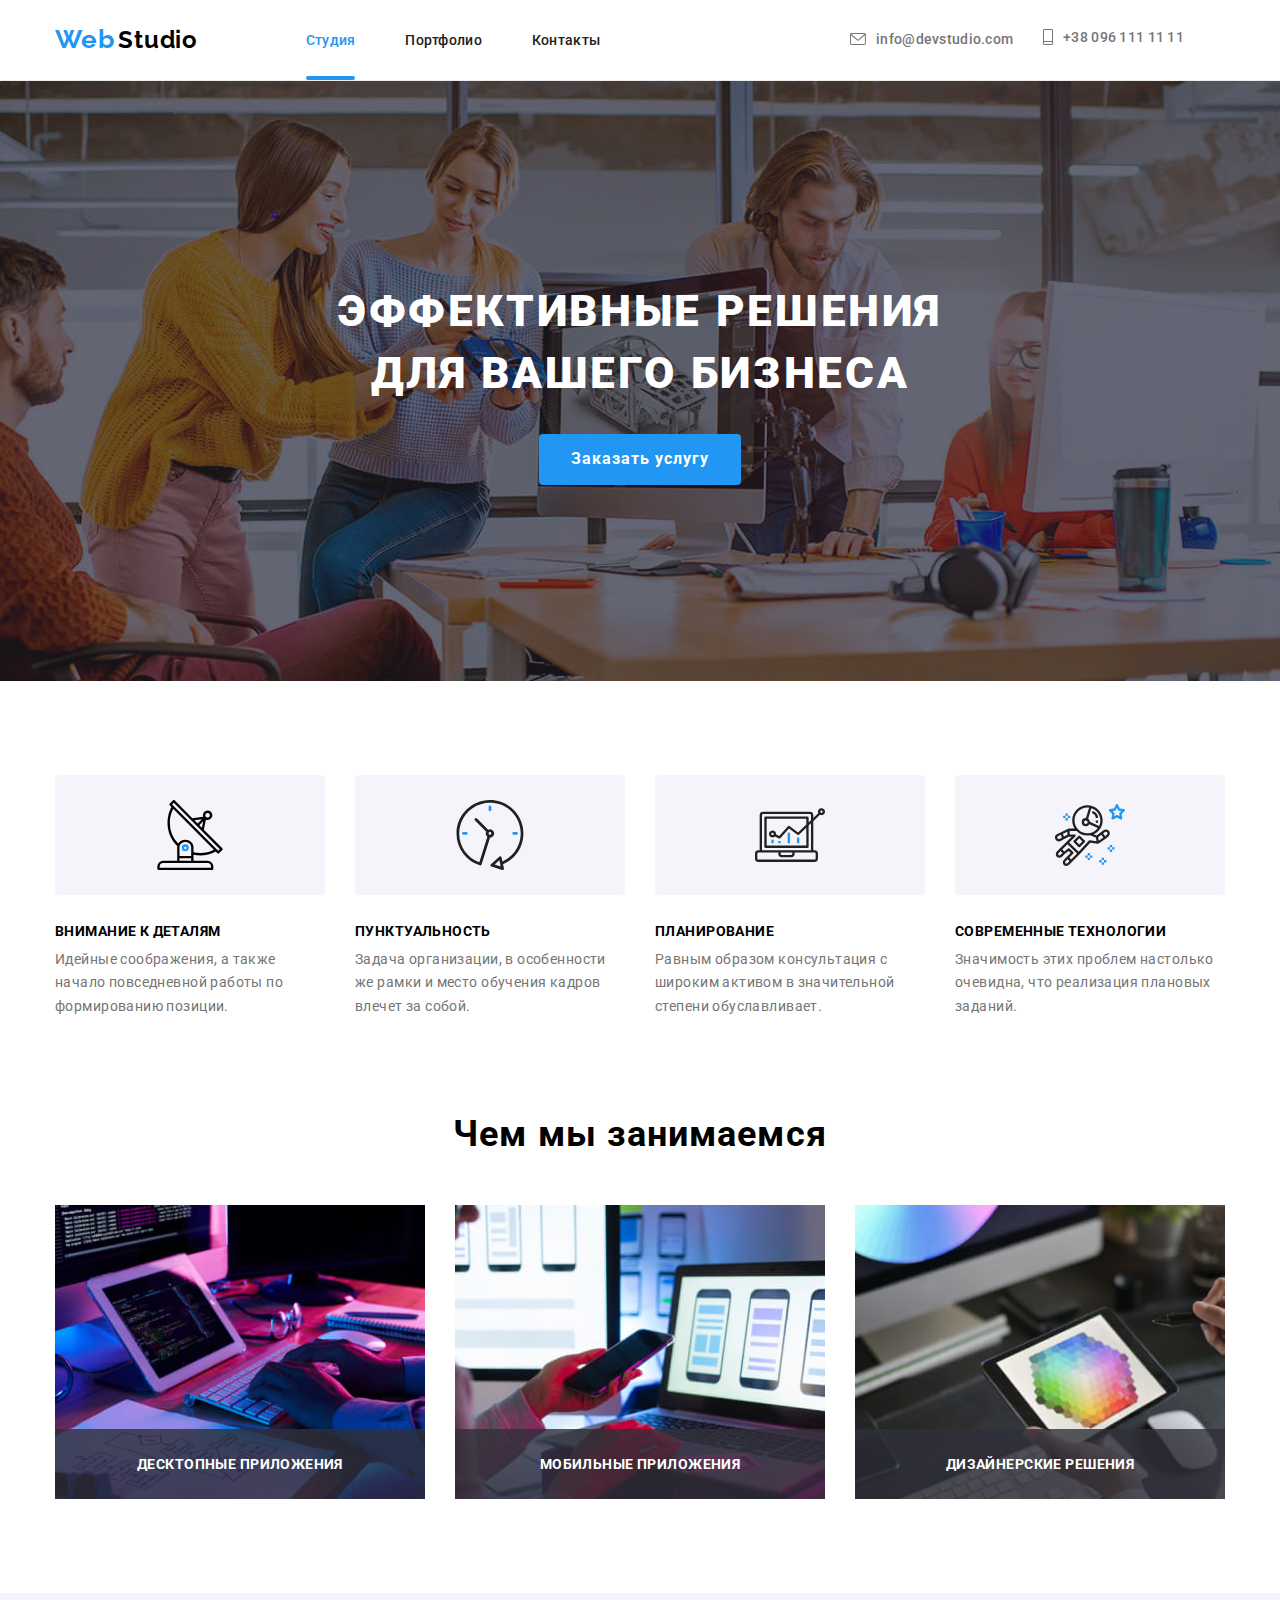
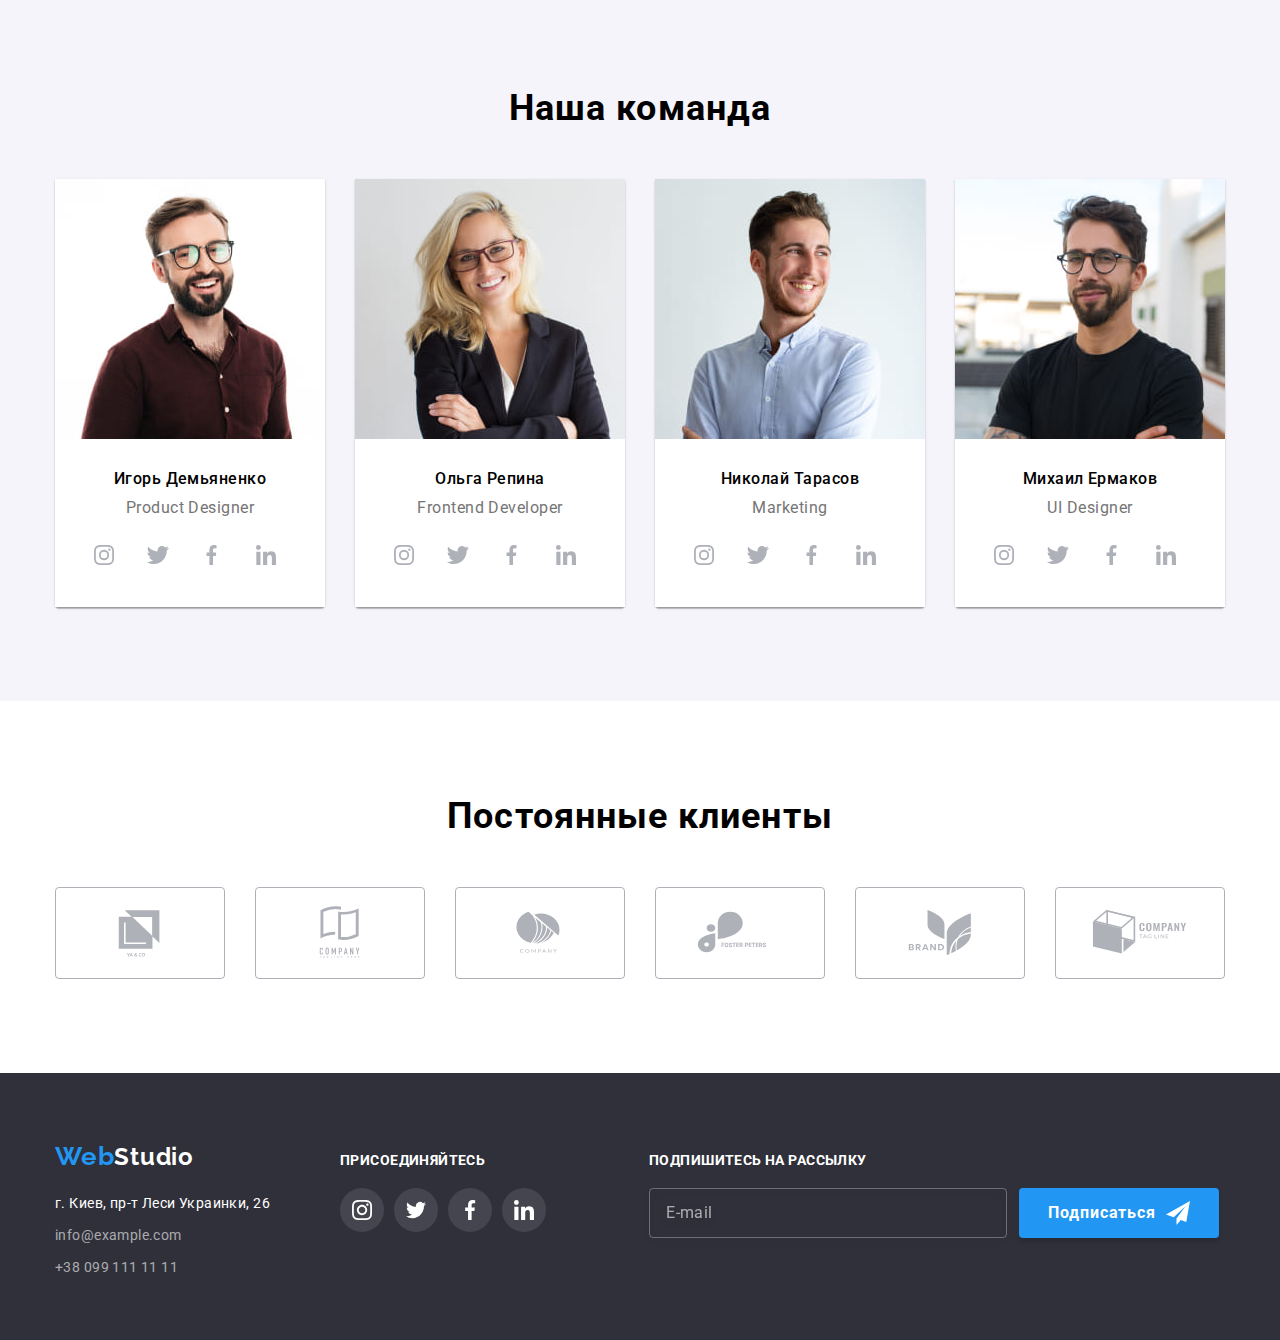
<file: index.html>
<!DOCTYPE html>
<html lang="en">
  <head>
    <meta charset="UTF-8" />
    <meta http-equiv="X-UA-Compatible" content="IE=edge" />
    <meta name="viewport" content="width=device-width, initial-scale=1.0" />
    <title>Document</title>

    <link rel="preconnect" href="https://fonts.googleapis.com" />
    <link rel="preconnect" href="https://fonts.gstatic.com" crossorigin />
    <link
      href="https://fonts.googleapis.com/css2?family=Raleway:wght@700&family=Roboto:wght@400;500;700;900&display=swap"
      rel="stylesheet"
    />

    <link
      rel="stylesheet"
      href="https://cdnjs.cloudflare.com/ajax/libs/modern-normalize/1.1.0/modern-normalize.min.css"
    />

    <link rel="stylesheet" href="./css/main.min.css" />
  </head>

  <body>
    <header class="header-back">
      <div class="page-header">
        <div class="container main">
          <nav class="nav">
            <a class="logo" href="index.html">
              <span class="logo__logo-web">Web</span>
              <span class="logo__logo-studio logo-studio--color-dark"
                >Studio</span
              ></a
            >
            <button type="button" class="menu-button is-open" data-menu-button>
              <svg
                width="24px"
                height="24px"
                area-label="Переключатель мобильного меню"
                aria-controls="menu-container"
                aria-expanded="false"
              >
                <use
                  class="icon-close"
                  href="./images/icomoon_final/symbol-defs.svg#close"
                ></use>
                <use
                  class="icon-menu"
                  href="./images/icomoon_final/symbol-defs.svg#menu"
                ></use>
              </svg>
            </button>
            <div class="menu-container" id="menu-container" data-menu>
              <div class="container">
                <div class="menu-top">
                  <ul class="menu nav__menu">
                    <li class="menu__item">
                      <a class="menu__nav-li current" href="index.html"
                        >Студия</a
                      >
                    </li>
                    <li class="menu__item">
                      <a class="menu__nav-li" href="portfolio.html"
                        >Портфолио</a
                      >
                    </li>
                    <li class="menu__item">
                      <a class="menu__nav-li" href="#">Контакты</a>
                    </li>
                  </ul>
                </div>
                <div class="menu-buttom">
                  <ul class="menu-connection container__menu-connection">
                    <li class="menu-connection__item">
                      <a
                        class="menu-connection__link mail"
                        href="mailto:info@devstudio.com"
                      >
                        <svg class="menu-connection__icon-mail">
                          <use
                            href="./images/icomoon_final/symbol-defs.svg#icon-mail"
                          ></use>
                        </svg>
                        info@devstudio.com
                      </a>
                    </li>
                    <li class="menu-connection__item header">
                      <a
                        class="menu-connection__link phone"
                        href="tel:+380961111111"
                      >
                        <svg class="menu-connection__icon-phone">
                          <use
                            href="./images/icomoon_final/symbol-defs.svg#icon-phone"
                          ></use>
                        </svg>
                        +38 096 111 11 11</a
                      >
                    </li>
                  </ul>

                  <ul class="social-header">
                    <a class="social-link-header" href="#">Instagram</a>
                    <a class="social-link-header" href="#">Twitter</a>
                    <a class="social-link-header" href="#">Facebook</a>
                    <a class="social-link-header" href="#">LinkedIn</a>
                  </ul>
                </div>
              </div>
            </div>
          </nav>
        </div>
      </div>
    </header>
    <main>
      <section class="hero">
        <div class="overlay-hero">
          <div class="container">
            <h1 class="big-title">
              Эффективные решения <br />
              для вашего бизнеса
            </h1>
            <button class="button-main-page" type="button" data-modal-open>
              Заказать услугу
            </button>
          </div>
        </div>
      </section>

      <section class="section">
        <div class="container">
          <h2 class="container__visually-hidden">Наши преимущества</h2>
          <ul class="container__list-benefits list">
            <li class="container__item">
              <div class="container__benefits-div">
                <svg class="container__benefits-image">
                  <use
                    href="./images/icomoon_final/symbol-defs.svg#icon-antenna-1"
                  ></use>
                </svg>
              </div>
              <h3 class="container__benefits-title">Внимание к деталям</h3>
              <p class="container__benefits-description">
                Идейные соображения, а также начало повседневной работы по
                формированию позиции.
              </p>
            </li>
            <li class="container__item">
              <div class="container__benefits-div">
                <svg class="container__benefits-image">
                  <use
                    href="./images/icomoon_final/symbol-defs.svg#icon-clock-1"
                  ></use>
                </svg>
              </div>
              <h3 class="container__benefits-title">Пунктуальность</h3>
              <p class="container__benefits-description">
                Задача организации, в особенности же рамки и место обучения
                кадров влечет за собой.
              </p>
            </li>
            <li class="container__item">
              <div class="container__benefits-div">
                <svg class="container__benefits-image">
                  <use
                    href="./images/icomoon_final/symbol-defs.svg#icon-diagram-1"
                  ></use>
                </svg>
              </div>
              <h3 class="container__benefits-title">Планирование</h3>
              <p class="container__benefits-description">
                Равным образом консультация с широким активом в значительной
                степени обуславливает.
              </p>
            </li>
            <li class="container__item">
              <div class="container__benefits-div">
                <svg class="container__benefits-image">
                  <use
                    href="./images/icomoon_final/symbol-defs.svg#icon-astronaut-1"
                  ></use>
                </svg>
              </div>
              <h3 class="container__benefits-title">Современные технологии</h3>
              <p class="container__benefits-description">
                Значимость этих проблем настолько очевидна, что реализация
                плановых заданий.
              </p>
            </li>
          </ul>
        </div>
      </section>

      <section class="section our-work">
        <div class="container">
          <h2 class="section-title">Чем мы занимаемся</h2>
          <ul class="list-our-work">
            <li class="item work">
              <img
                srcset="
                  ./images/adaptiv_img/images/index/works/desktops.jpg    1x,
                  ./images/adaptiv_img/images/index/works/desktops-2x.jpg 2x
                "
                src="./images/what_we_do/img1_work_progressive.jpg"
                alt="написание
              кода"
              />
              <p class="context-our-work">Десктопные приложения</p>
            </li>
            <li class="item work">
              <img
                srcset="
                  ./images/adaptiv_img/images/index/works/mobiles.jpg    1x,
                  ./images/adaptiv_img/images/index/works/mobiles-2x.jpg 2x
                "
                src="./images/what_we_do/img2_work_progressive.jpg"
                alt="css"
              />
              <p class="context-our-work">Мобильные приложения</p>
            </li>
            <li class="item work">
              <img
                srcset="
                  ./images/adaptiv_img/images/index/works/design.jpg    1x,
                  ./images/adaptiv_img/images/index/works/design-2x.jpg 2x
                "
                src="./images/what_we_do/img3_work_progressive.jpg"
                alt="дизайн"
              />
              <p class="context-our-work">Дизайнерские решения</p>
            </li>
          </ul>
        </div>
      </section>

      <section class="section our-team-back">
        <div class="container">
          <h2 class="section-title">Наша команда</h2>

          <ul class="list-our-team">
            <li class="item-team">
              <picture>
                <source
                  srcset="
                    ./images/adaptiv_img/images/index/team/desktop/designer.jpg    1x,
                    ./images/adaptiv_img/images/index/team/desktop/designer-2x.jpg 2x
                  "
                  media="(min-width:1200px)"
                />
                <source
                  srcset="
                    ./images/adaptiv_img/images/index/team/tablet/designer-tab.jpg    1x,
                    ./images/adaptiv_img/images/index/team/tablet/designer-tab-2x.jpg 2x
                  "
                  media="(min-width:768px)"
                />
                <source
                  srcset="
                    ./images/adaptiv_img/images/index/team/mobile/designer-mob.jpg    1x,
                    ./images/adaptiv_img/images/index/team/mobile/designer-mob-2x.jpg 2x
                  "
                  media="(min-width:480px)"
                />
                <img
                  class="team-photo"
                  src="./images/team/img1_team.jpg"
                  alt="продакт-дизайнер"
                  width="270"
                  height="260"
                />
              </picture>

              <div class="team-h3-p">
                <h3 class="team-names">Игорь Демьяненко</h3>
                <p class="team-position">Product Designer</p>
                <ul class="social-ul">
                  <li class="list social-item">
                    <a href="#" class="social-link">
                      <svg class="team-icon instagram">
                        <use
                          href="./images/icomoon_final/symbol-defs.svg#icon-instagram-2"
                        ></use>
                      </svg>
                    </a>
                  </li>
                  <li class="list social-item">
                    <a href="#" class="social-link">
                      <svg class="team-icon twitter">
                        <use
                          href="./images/icomoon_final/symbol-defs.svg#icon-twitter"
                        ></use>
                      </svg>
                    </a>
                  </li>
                  <li class="list social-item">
                    <a href="#" class="social-link">
                      <svg class="team-icon facebook">
                        <use
                          href="./images/icomoon_final/symbol-defs.svg#icon-facebook"
                        ></use>
                      </svg>
                    </a>
                  </li>
                  <li class="list social-item">
                    <a href="#" class="social-link">
                      <svg class="team-icon linkedin">
                        <use
                          href="./images/icomoon_final/symbol-defs.svg#icon-linkedin-1"
                        ></use>
                      </svg>
                    </a>
                  </li>
                </ul>
              </div>
            </li>

            <li class="item-team">
              <picture>
                <source
                  srcset="
                    ./images/adaptiv_img/images/index/team/desktop/frontend.jpg    1x,
                    ./images/adaptiv_img/images/index/team/desktop/frontend-2x.jpg 2x
                  "
                  media="(min-width:1200px)"
                />
                <source
                  srcset="
                    ./images/adaptiv_img/images/index/team/tablet/frontend-tab.jpg    1x,
                    ./images/adaptiv_img/images/index/team/tablet/frontend-tab-2x.jpg 2x
                  "
                  media="(min-width:768px)"
                />
                <source
                  srcset="
                    ./images/adaptiv_img/images/index/team/mobile/frontend-mob.jpg    1x,
                    ./images/adaptiv_img/images/index/team/mobile/frontend-mob-2x.jpg 2x
                  "
                  media="(min-width:480px)"
                />
                <img
                  src="./images/team/img2_team.jpg"
                  alt="фронтенд-девелопер"
                  width="270"
                  height="260"
                />
              </picture>

              <div class="team-h3-p">
                <h3 class="team-names">Ольга Репина</h3>
                <p class="team-position">Frontend Developer</p>
                <ul class="social-ul">
                  <li class="list social-item">
                    <a href="#" class="social-link">
                      <svg class="team-icon instagram">
                        <use
                          href="./images/icomoon_final/symbol-defs.svg#icon-instagram-2"
                        ></use>
                      </svg>
                    </a>
                  </li>
                  <li class="list social-item">
                    <a href="#" class="social-link">
                      <svg class="team-icon twitter">
                        <use
                          href="./images/icomoon_final/symbol-defs.svg#icon-twitter"
                        ></use>
                      </svg>
                    </a>
                  </li>
                  <li class="list social-item">
                    <a href="#" class="social-link">
                      <svg class="team-icon facebook">
                        <use
                          href="./images/icomoon_final/symbol-defs.svg#icon-facebook"
                        ></use>
                      </svg>
                    </a>
                  </li>
                  <li class="list social-item">
                    <a href="#" class="social-link">
                      <svg class="team-icon linkedin">
                        <use
                          href="./images/icomoon_final/symbol-defs.svg#icon-linkedin-1"
                        ></use>
                      </svg>
                    </a>
                  </li>
                </ul>
              </div>
            </li>

            <li class="item-team">
              <picture>
                <source
                  srcset="
                    ./images/adaptiv_img/images/index/team/desktop/marketing.jpg    1x,
                    ./images/adaptiv_img/images/index/team/desktop/marketing-2x.jpg 2x
                  "
                  media="(min-width:1200px)"
                />
                <source
                  srcset="
                    ./images/adaptiv_img/images/index/team/tablet/marketing-tab.jpg    1x,
                    ./images/adaptiv_img/images/index/team/tablet/marketing-tab-2x.jpg 2x
                  "
                  media="(min-width:768px)"
                />
                <source
                  srcset="
                    ./images/adaptiv_img/images/index/team/mobile/marketing-mob.jpg    1x,
                    ./images/adaptiv_img/images/index/team/mobile/marketing-mob-2x.jpg 2x
                  "
                  media="(min-width:480px)"
                />
                <img
                  src="./images/team/img3_team.jpg"
                  alt="маркетолог"
                  width="270"
                  height="260"
                />
              </picture>

              <div class="team-h3-p">
                <h3 class="team-names">Николай Тарасов</h3>
                <p class="team-position">Marketing</p>
                <ul class="social-ul">
                  <li class="list social-item">
                    <a href="#" class="social-link">
                      <svg class="team-icon instagram">
                        <use
                          href="./images/icomoon_final/symbol-defs.svg#icon-instagram-2"
                        ></use>
                      </svg>
                    </a>
                  </li>
                  <li class="list social-item">
                    <a href="#" class="social-link">
                      <svg class="team-icon twitter">
                        <use
                          href="./images/icomoon_final/symbol-defs.svg#icon-twitter"
                        ></use>
                      </svg>
                    </a>
                  </li>
                  <li class="list social-item">
                    <a href="#" class="social-link">
                      <svg class="team-icon facebook">
                        <use
                          href="./images/icomoon_final/symbol-defs.svg#icon-facebook"
                        ></use>
                      </svg>
                    </a>
                  </li>
                  <li class="list social-item">
                    <a href="#" class="social-link">
                      <svg class="team-icon linkedin">
                        <use
                          href="./images/icomoon_final/symbol-defs.svg#icon-linkedin-1"
                        ></use>
                      </svg>
                    </a>
                  </li>
                </ul>
              </div>
            </li>

            <li class="item-team">
              <picture>
                <source
                  srcset="
                    ./images/adaptiv_img/images/index/team/desktop/ui.jpg    1x,
                    ./images/adaptiv_img/images/index/team/desktop/ui-2x.jpg 2x
                  "
                  media="(min-width:1200px)"
                />
                <source
                  srcset="
                    ./images/adaptiv_img/images/index/team/tablet/ui-tab.jpg    1x,
                    ./images/adaptiv_img/images/index/team/tablet/ui-tab-2x.jpg 2x
                  "
                  media="(min-width:768px)"
                />
                <source
                  srcset="
                    ./images/adaptiv_img/images/index/team/mobile/ui-mob.jpg    1x,
                    ./images/adaptiv_img/images/index/team/mobile/ui-mob-2x.jpg 2x
                  "
                  media="(min-width:480px)"
                />
                <img
                  src="./images/team/img4_team.jpg"
                  alt="UI-дизайнер"
                  width="270"
                  height="260"
                />
              </picture>

              <div class="team-h3-p">
                <h3 class="team-names">Михаил Ермаков</h3>
                <p class="team-position">UI Designer</p>
                <ul class="social-ul">
                  <li class="list social-item">
                    <a href="#" class="social-link">
                      <svg class="team-icon instagram">
                        <use
                          href="./images/icomoon_final/symbol-defs.svg#icon-instagram-2"
                        ></use>
                      </svg>
                    </a>
                  </li>
                  <li class="list social-item">
                    <a href="#" class="social-link">
                      <svg class="team-icon twitter">
                        <use
                          href="./images/icomoon_final/symbol-defs.svg#icon-twitter"
                        ></use>
                      </svg>
                    </a>
                  </li>
                  <li class="list social-item">
                    <a href="#" class="social-link">
                      <svg class="team-icon facebook">
                        <use
                          href="./images/icomoon_final/symbol-defs.svg#icon-facebook"
                        ></use>
                      </svg>
                    </a>
                  </li>
                  <li class="list social-item">
                    <a href="#" class="social-link">
                      <svg class="team-icon linkedin">
                        <use
                          href="./images/icomoon_final/symbol-defs.svg#icon-linkedin-1"
                        ></use>
                      </svg>
                    </a>
                  </li>
                </ul>
              </div>
            </li>
          </ul>
        </div>
      </section>

      <section class="section">
        <div class="container">
          <h2 class="section-title clients">Постоянные клиенты</h2>
          <ul class="list clients">
            <li class="client-item">
              <a href="#" class="link-company">
                <svg class="icon-clients one">
                  <use
                    href="./images/icomoon_final/symbol-defs.svg#icon-client1"
                  ></use>
                </svg>
              </a>
            </li>
            <li class="client-item">
              <a href="#" class="link-company">
                <svg class="icon-clients two">
                  <use
                    href="./images/icomoon_final/symbol-defs.svg#icon-client2"
                  ></use>
                </svg>
              </a>
            </li>
            <li class="client-item">
              <a href="#" class="link-company">
                <svg class="icon-clients three">
                  <use
                    href="./images/icomoon_final/symbol-defs.svg#icon-client3"
                  ></use>
                </svg>
              </a>
            </li>
            <li class="client-item">
              <a href="#" class="link-company">
                <svg class="icon-clients four">
                  <use
                    href="./images/icomoon_final/symbol-defs.svg#icon-client4"
                  ></use>
                </svg>
              </a>
            </li>
            <li class="client-item">
              <a href="#" class="link-company">
                <svg class="icon-clients five">
                  <use
                    href="./images/icomoon_final/symbol-defs.svg#icon-client5"
                  ></use>
                </svg>
              </a>
            </li>
            <li class="client-item">
              <a href="#" class="link-company">
                <svg class="icon-clients six">
                  <use
                    href="./images/icomoon_final/symbol-defs.svg#icon-client6"
                  ></use>
                </svg>
              </a>
            </li>
          </ul>
        </div>
      </section>
    </main>

    <footer class="footer-back">
      <div class="container footer">
        <div class="footer-contacts">
          <a class="logo footer" href="#"
            ><span class="logo__logo-web">Web</span
            ><span class="logo__logo-studio logo-studio--color-light"
              >Studio</span
            ></a
          >

          <address class="footer-contacts__address-block">
            <ul class="footer-contacts__list list">
              <li class="footer-contacts__item">
                <a
                  class="footer-contacts__address"
                  href="https://www.google.com/maps/place/%D0%B1%D1%83%D0%BB%D1%8C%D0%B2%D0%B0%D1%80+%D0%9B%D0%B5%D1%81%D1%96+%D0%A3%D0%BA%D1%80%D0%B0%D1%97%D0%BD%D0%BA%D0%B8,+26,+%D0%9A%D0%B8%D1%97%D0%B2,+%D0%A3%D0%BA%D1%80%D0%B0%D1%97%D0%BD%D0%B0,+02000/@50.4265841,30.5361971,17z/data=!3m1!4b1!4m5!3m4!1s0x40d4cf0e033ecbe9:0x57a4dffefec77da0!8m2!3d50.4265807!4d30.5383858"
                  >г. Киев, пр-т Леси Украинки, 26</a
                >
              </li>
              <li class="footer-contacts__item">
                <a class="footer-contacts__info" href="mailto:info@example.com"
                  >info@example.com</a
                >
              </li>
              <li class="footer-contacts__item">
                <a class="footer-contacts__info" href="tel:+380991111111"
                  >+38 099 111 11 11</a
                >
              </li>
            </ul>
          </address>
        </div>

        <div class="footer-social container__footer-social">
          <h4 class="footer-social__text appeal">Присоединяйтесь</h4>
          <ul class="footer-social__social-list">
            <li class="footer-social__icon list">
              <a href="#" class="footer-social__instagram icon"></a>
            </li>
            <li class="footer-social__icon list">
              <a href="#" class="footer-social__twitter icon"></a>
            </li>
            <li class="footer-social__icon list">
              <a href="#" class="footer-social__facebook icon"></a>
            </li>
            <li class="footer-social__icon list">
              <a href="#" class="footer-social__linkedin icon"></a>
            </li>
          </ul>
        </div>

        <div class="footer-subscription">
          <p class="footer-subscription__text appeal">
            Подпишитесь на рассылку
          </p>
          <form class="footer-subscription__subscribe-form">
            <label for="email-line" class="footer-subscription__email-line">
            </label>
            <input
              class="footer-subscription__footer-email-line"
              id="email-line"
              type="email"
              placeholder="E-mail"
              name="email-line"
            />
            <button class="btn-subscription" type="submit">
              Подписаться
              <svg class="btn-subscription__icon" width="24" height="24">
                <use
                  href="./images/icomoon_final/symbol-defs.svg#icon-send-footer"
                ></use>
              </svg>
            </button>
          </form>
        </div>
      </div>
    </footer>

    <div class="backdrop is-hidden" data-modal>
      <div class="modal">
        <button type="button" class="modal-close-btn" data-modal-close>
          <svg class="modal-btn-img">
            <use href="./images/icomoon_final/symbol-defs.svg#icon-close"></use>
          </svg>
        </button>
        <p class="modal-title">Оставьте свои данные, мы вам перезвоним</p>
        <div class="modal-field">
          <form class="modal-form"></form>
          <div class="modal-field">
            <label class="modal-label" for="user-name">Имя</label>
            <div class="input-wrap">
              <input
                type="text"
                name="user-name"
                class="modal-input"
                placeholder=""
                id="user-name"
              />
              <svg class="modal-input-icon" width="18" height="18">
                <use
                  href="./images/icomoon_final/symbol-defs.svg#icon-person-black"
                ></use>
              </svg>
            </div>
          </div>
          <div class="modal-field">
            <label class="modal-label" for="user-phone">Телефон</label>
            <div class="input-wrap">
              <input
                type="text"
                name="user-phone"
                class="modal-input"
                placeholder=""
                id="user-phone"
              />
              <svg class="modal-input-icon" width="18" height="18">
                <use
                  href="./images/icomoon_final/symbol-defs.svg#icon-phone-black"
                ></use>
              </svg>
            </div>
          </div>
          <div class="modal-field">
            <label class="modal-label" for="user-mail">Почта</label>
            <div class="input-wrap">
              <input
                type="text"
                name="user-mail"
                class="modal-input"
                placeholder=""
                id="user-mail"
              />
              <svg class="modal-input-icon" width="18" height="18">
                <use
                  href="./images/icomoon_final/symbol-defs.svg#icon-email-black"
                ></use>
              </svg>
            </div>
          </div>
          <div class="modal-field">
            <label class="modal-label" for="user-comment">Комментарий</label>
            <textarea
              name="modal-text"
              id="user-comment"
              class="modal-text-area"
              placeholder="Введите текст"
            ></textarea>
          </div>
        </div>
        <div class="modal-field">
          <input
            type="checkbox"
            name="privacy"
            id="privicy"
            class="input-check container__visually-hidden"
          />
          <label for="privicy" class="check-text">
            <span>
              <svg class="input-icon" width="16" height="15">
                <use
                  href="./images/icomoon_final/symbol-defs.svg#icon-icon-send"
                ></use>
              </svg>
            </span>
            Соглашаюсь с рассылкой и принимаю &nbsp;
            <a href="">Условия договора</a></label
          >
        </div>
        <button type="submit" class="btn-modal">Отправить</button>
      </div>
    </div>
    <script src="./js/modal.js"></script>
    <script src="./js/menu.js"></script>
  </body>
</html>
</file>
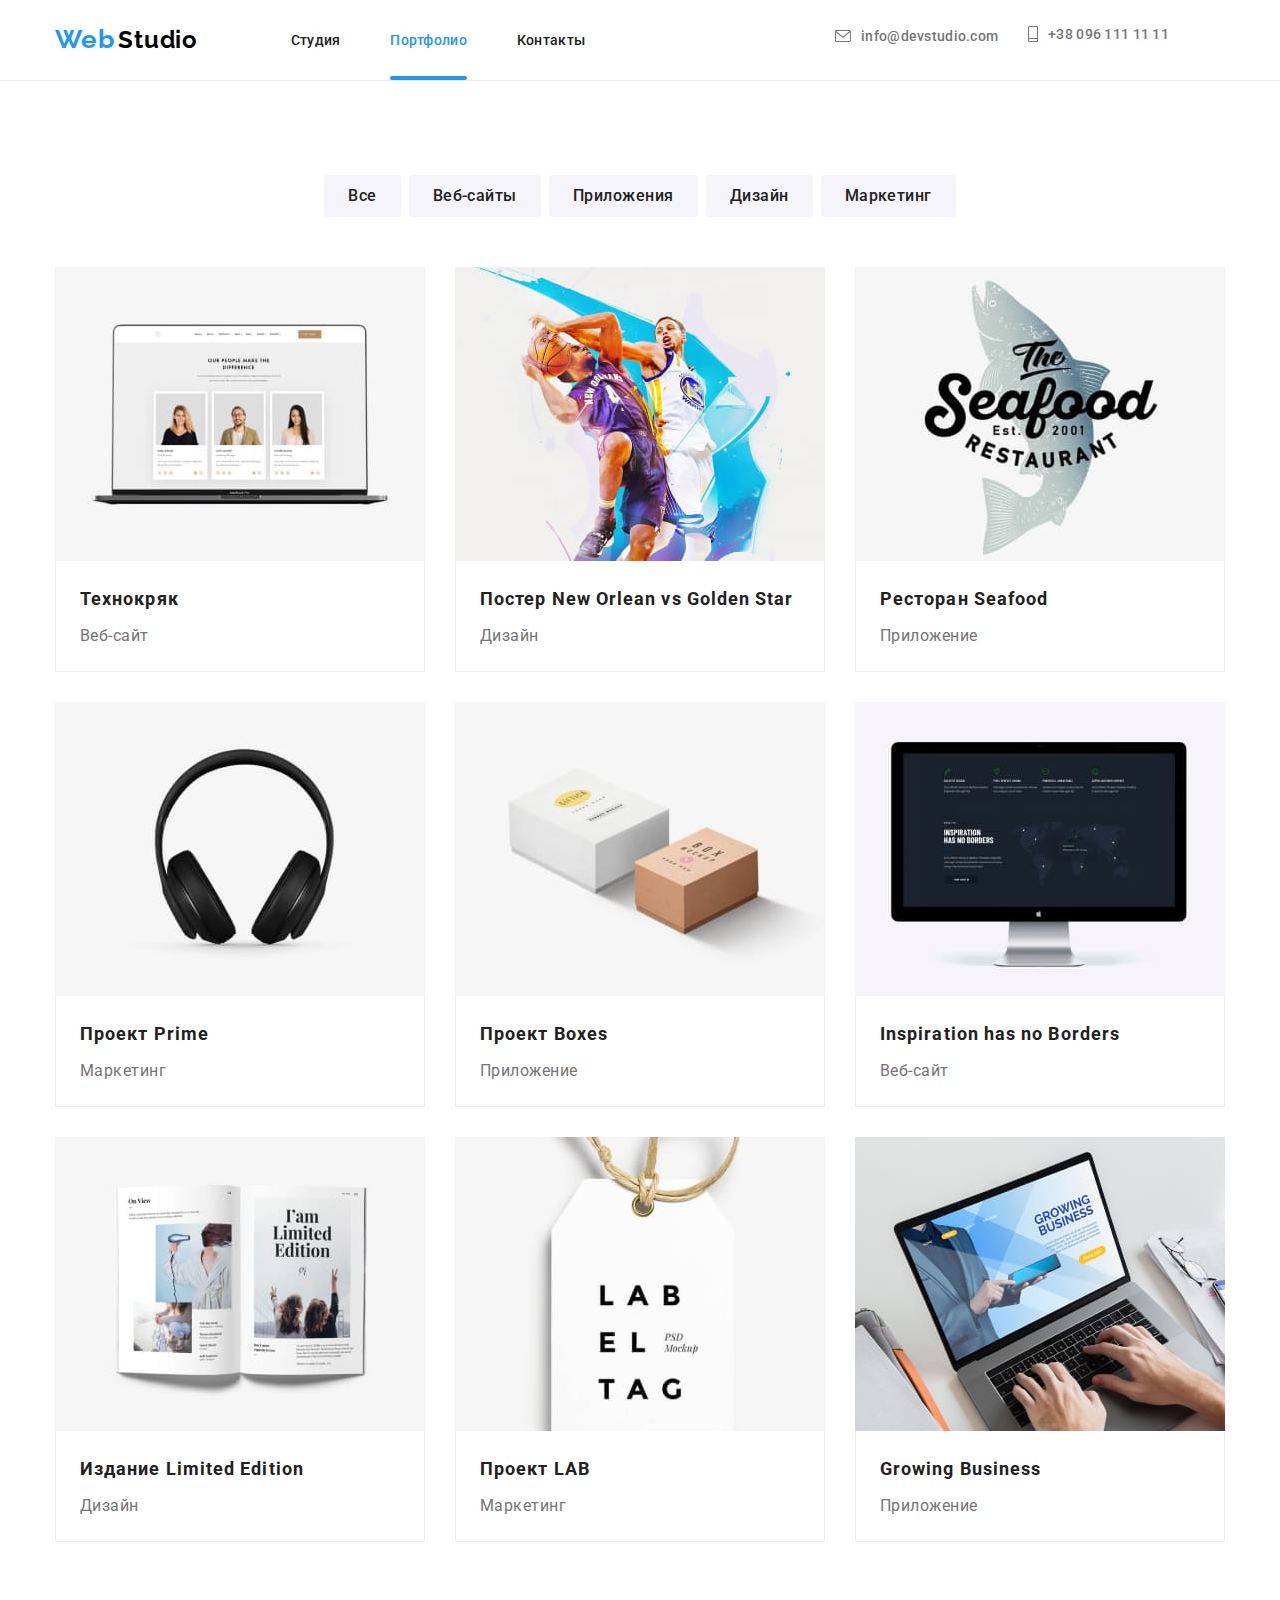
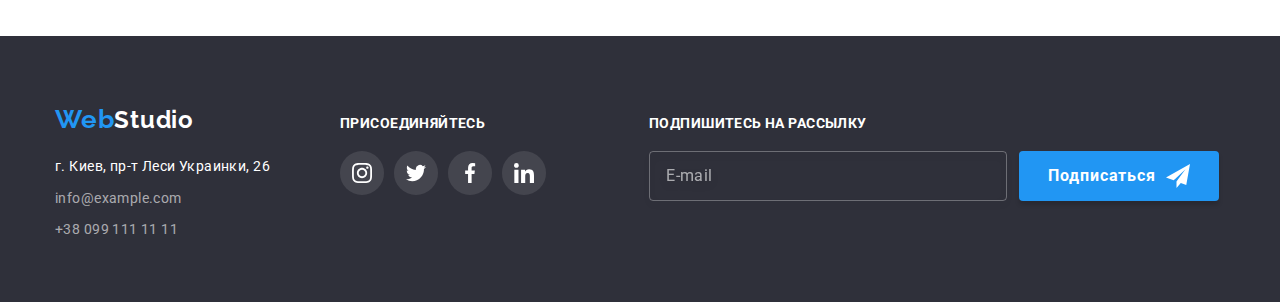
<file: portfolio.html>
<!DOCTYPE html>
<html lang="en">
  <head>
    <meta charset="UTF-8" />
    <meta http-equiv="X-UA-Compatible" content="IE=edge" />
    <meta name="viewport" content="width=device-width, initial-scale=1.0" />
    <title>Document</title>

    <link rel="preconnect" href="https://fonts.googleapis.com" />
    <link rel="preconnect" href="https://fonts.gstatic.com" crossorigin />
    <link
      href="https://fonts.googleapis.com/css2?family=Raleway:wght@700&family=Roboto:wght@400;500;700;900&display=swap"
      rel="stylesheet"
    />
    <link
      rel="stylesheet"
      href="https://cdnjs.cloudflare.com/ajax/libs/modern-normalize/1.1.0/modern-normalize.min.css"
    />

    <link rel="stylesheet" href="./css/main.min.css" />
  </head>
  <body>
    <header class="header-back">
      <div class="page-header">
        <div class="container main">
          <nav class="nav">
            <a class="logo" href="index.html">
              <span class="logo__logo-web">Web</span>
              <span class="logo__logo-studio logo-studio--color-dark"
                >Studio</span
              ></a
            >
            <button type="button" class="menu-button is-open" data-menu-button>
              <svg
                width="24px"
                height="24px"
                area-label="Переключатель мобильного меню"
                aria-controls="menu-container"
                aria-expanded="false"
              >
                <use
                  class="icon-close"
                  href="./images/icomoon_final/symbol-defs.svg#close"
                ></use>
                <use
                  class="icon-menu"
                  href="./images/icomoon_final/symbol-defs.svg#menu"
                ></use>
              </svg>
            </button>
            <div class="menu-container" id="menu-container" data-menu>
                    <div class="navigation">
                <ul class="menu nav__menu">
                  <li class="menu__item">
                    <a class="menu__nav-li" href="index.html">Студия</a>
                  </li>
                  <li class="menu__item">
                    <a class="menu__nav-li current" href="portfolio.html"
                      >Портфолио</a
                    >
                  </li>
                  <li class="menu__item">
                    <a class="menu__nav-li" href="#">Контакты</a>
                  </li>
                </ul>
              </div>
              <div class="contacts">
                <ul class="menu-connection container__menu-connection">
                  <li class="menu-connection__item">
                    <a
                      class="menu-connection__link mail"
                      href="mailto:info@devstudio.com"
                    >
                      <svg class="menu-connection__icon-mail">
                        <use
                          href="./images/icomoon_final/symbol-defs.svg#icon-mail"
                        ></use>
                      </svg>
                      info@devstudio.com
                    </a>
                  </li>
                  <li class="menu-connection__item header">
                    <a
                      class="menu-connection__link phone"
                      href="tel:+380961111111"
                    >
                      <svg class="menu-connection__icon-phone">
                        <use
                          href="./images/icomoon_final/symbol-defs.svg#icon-phone"
                        ></use>
                      </svg>
                      +38 096 111 11 11</a
                    >
                  </li>
                </ul>
              </div>
              <div class="social-header">
                <a class="social-link-header" href="#">Instagram</a>
                <a class="social-link-header" href="#">Twitter</a>
                <a class="social-link-header" href="#">Facebook</a>
                <a class="social-link-header" href="#">LinkedIn</a>
              </div>
            </div>
          </nav>
        </div>
      </div>
    </header>
    <main>
      <section class="section">
        <div class="container">
          <h1 class="container__visually-hidden">Примеры работ</h1>
          <ul class="portfolio-button">
            <li class="portfolio-button__item portfolio">
              <button class="portfolio-button__button-projects" type="button">
                Все
              </button>
            </li>
            <li class="portfolio-button__item portfolio">
              <button class="portfolio-button__button-projects" type="button">
                Веб-сайты
              </button>
            </li>
            <li class="portfolio-button__item portfolio">
              <button class="portfolio-button__button-projects" type="button">
                Приложения
              </button>
            </li>
            <li class="portfolio-button__item portfolio">
              <button class="portfolio-button__button-projects" type="button">
                Дизайн
              </button>
            </li>
            <li class="portfolio-button__item portfolio">
              <button class="portfolio-button__button-projects" type="button">
                Маркетинг
              </button>
            </li>
          </ul>
          <ul class="portfolio-presentation list">
            <li class="portfolio-presentation__proposition-list">
              <a href="#" class="portfolio-presentation__cards">
                <div class="portfolio-overlay">
                  <picture>
                <source
                  srcset="
                    ./images/adaptiv_img/images/portfolio/desktop/1-project.jpg    1x,
                    ./images/adaptiv_img/images/portfolio/desktop/1-project-2x.jpg 2x
                  "
                  media="(min-width:1200px)"
                />
                <source
                  srcset="
                    ./images/adaptiv_img/images/portfolio/tablet/1-project-tab.jpg    1x,
                    ./images/adaptiv_img/images/portfolio/tablet/1-project-tab-2x.jpg 2x
                  "
                  media="(min-width:768px)"
                />
                <source
                  srcset="
                    ./images/adaptiv_img/images/portfolio/mobile/1-project-mob.jpg    1x,
                    ./images/adaptiv_img/images/portfolio/mobile/1-project-mob-2x.jpg 2x
                  "
                  media="(min-width:480px)"
                />
                  <img
                    src="./images/portfolio/img_1.jpg"
                    alt="веб-сайт"
                    width="370"
                    height="290"
                  />
                  </picture>
                  <p class="portfolio-overlay__overlay-card">
                    Ресурс предлагает комплексные предложения с разным уровнем
                    функционала и сервисов. Все это позволит посетителю получить
                    исчерпывающие сведения о компании или частном лице.
                  </p>
                </div>
                <div class="info-projects">
                  <h2 class="info-projects__name">Технокряк</h2>
                  <p class="info-projects__description one">Веб-сайт</p>
                </div>
              </a>
            </li>
            <li class="portfolio-presentation__proposition-list">
              <a href="#" class="portfolio-presentation__cards">
                <picture>
                <source
                  srcset="
                    ./images/adaptiv_img/images/portfolio/desktop/2-project.jpg    1x,
                    ./images/adaptiv_img/images/portfolio/desktop/2-project-2x.jpg 2x
                  "
                  media="(min-width:1200px)"
                />
                <source
                  srcset="
                    ./images/adaptiv_img/images/portfolio/tablet/2-project-tab.jpg    1x,
                    ./images/adaptiv_img/images/portfolio/tablet/2-project-tab-2x.jpg 2x
                  "
                  media="(min-width:768px)"
                />
                <source
                  srcset="
                    ./images/adaptiv_img/images/portfolio/mobile/2-project-mob.jpg    1x,
                    ./images/adaptiv_img/images/portfolio/mobile/2-project-mob-2x.jpg 2x
                  "
                  media="(min-width:480px)"
                />
                <img
                  src="./images/portfolio/img_2.jpg"
                  alt="постер"
                  width="370"
                  height="290"
                />
                </picture>
                <div class="info-projects">
                  <h2 class="info-projects__name">
                    Постер New Orlean vs Golden Star
                  </h2>
                  <p class="info-projects__description">Дизайн</p>
                </div>
              </a>
            </li>
            <li class="portfolio-presentation__proposition-list">
              <a href="#" class="portfolio-presentation__cards">
                <picture>
                <source
                  srcset="
                    ./images/adaptiv_img/images/portfolio/desktop/3-project.jpg    1x,
                    ./images/adaptiv_img/images/portfolio/desktop/3-project-2x.jpg 2x
                  "
                  media="(min-width:1200px)"
                />
                <source
                  srcset="
                    ./images/adaptiv_img/images/portfolio/tablet/3-project-tab.jpg    1x,
                    ./images/adaptiv_img/images/portfolio/tablet/3-project-tab-2x.jpg 2x
                  "
                  media="(min-width:768px)"
                />
                <source
                  srcset="
                    ./images/adaptiv_img/images/portfolio/mobile/3-project-mob.jpg    1x,
                    ./images/adaptiv_img/images/portfolio/mobile/3-project-mob-2x.jpg 2x
                  "
                  media="(min-width:480px)"
                />
                <img
                  src="./images/portfolio/img_3.jpg"
                  alt="приложение"
                  width="370"
                  height="290"
                />
                </picture>
                <div class="info-projects">
                  <h2 class="info-projects__name">Ресторан Seafood</h2>
                  <p class="info-projects__description">Приложение</p>
                </div>
              </a>
            </li>
            <li class="portfolio-presentation__proposition-list">
              <a href="#" class="portfolio-presentation__cards">
                <picture>
                <source
                  srcset="
                    ./images/adaptiv_img/images/portfolio/desktop/4-project.jpg    1x,
                    ./images/adaptiv_img/images/portfolio/desktop/4-project-2x.jpg 2x
                  "
                  media="(min-width:1200px)"
                />
                <source
                  srcset="
                    ./images/adaptiv_img/images/portfolio/tablet/4-project-tab.jpg    1x,
                    ./images/adaptiv_img/images/portfolio/tablet/4-project-tab-2x.jpg 2x
                  "
                  media="(min-width:768px)"
                />
                <source
                  srcset="
                    ./images/adaptiv_img/images/portfolio/mobile/4-project-mob.jpg    1x,
                    ./images/adaptiv_img/images/portfolio/mobile/4-project-mob-2x.jpg 2x
                  "
                  media="(min-width:480px)"
                />
                <img
                  src="./images/portfolio/img_4.jpg"
                  alt="маркетинг"
                  width="370"
                  height="290"
                />
                </picture>
                <div class="info-projects">
                  <h2 class="info-projects__name">Проект Prime</h2>
                  <p class="info-projects__description">Маркетинг</p>
                </div>
              </a>
            </li>
            <li class="portfolio-presentation__proposition-list">
              <a href="#" class="portfolio-presentation__cards">
                <picture>
                <source
                  srcset="
                    ./images/adaptiv_img/images/portfolio/desktop/5-project.jpg    1x,
                    ./images/adaptiv_img/images/portfolio/desktop/5-project-2x.jpg 2x
                  "
                  media="(min-width:1200px)"
                />
                <source
                  srcset="
                    ./images/adaptiv_img/images/portfolio/tablet/5-project-tab.jpg    1x,
                    ./images/adaptiv_img/images/portfolio/tablet/5-project-tab-2x.jpg 2x
                  "
                  media="(min-width:768px)"
                />
                <source
                  srcset="
                    ./images/adaptiv_img/images/portfolio/mobile/5-project-mob.jpg    1x,
                    ./images/adaptiv_img/images/portfolio/mobile/5-project-mob-2x.jpg 2x
                  "
                  media="(min-width:480px)"
                />
                <img
                  src="./images/portfolio/img_5.jpg"
                  alt="приложение"
                  width="370"
                  height="290"
                />
                </picture>
                <div class="info-projects">
                  <h2 class="info-projects__name">Проект Boxes</h2>
                  <p class="info-projects__description">Приложение</p>
                </div>
              </a>
            </li>
            <li class="portfolio-presentation__proposition-list">
              <a href="#" class="portfolio-presentation__cards">
                <picture>
                <source
                  srcset="
                    ./images/adaptiv_img/images/portfolio/desktop/6-project.jpg    1x,
                    ./images/adaptiv_img/images/portfolio/desktop/6-project-2x.jpg 2x
                  "
                  media="(min-width:1200px)"
                />
                <source
                  srcset="
                    ./images/adaptiv_img/images/portfolio/tablet/6-project-tab.jpg    1x,
                    ./images/adaptiv_img/images/portfolio/tablet/6-project-tab-2x.jpg 2x
                  "
                  media="(min-width:768px)"
                />
                <source
                  srcset="
                    ./images/adaptiv_img/images/portfolio/mobile/6-project-mob.jpg    1x,
                    ./images/adaptiv_img/images/portfolio/mobile/6-project-mob-2x.jpg 2x
                  "
                  media="(min-width:480px)"
                />
                <img
                  src="./images/portfolio/img_6.jpg"
                  alt="веб-сайт"
                  width="370"
                  height="290"
                />
                </picture>
                <div class="info-projects">
                  <h2 class="info-projects__name">
                    Inspiration has no Borders
                  </h2>
                  <p class="info-projects__description">Веб-сайт</p>
                </div>
              </a>
            </li>
            <li class="portfolio-presentation__proposition-list">
              <a href="#" class="portfolio-presentation__cards">
                <picture>
                <source
                  srcset="
                    ./images/adaptiv_img/images/portfolio/desktop/7-project.jpg    1x,
                    ./images/adaptiv_img/images/portfolio/desktop/7-project-2x.jpg 2x
                  "
                  media="(min-width:1200px)"
                />
                <source
                  srcset="
                    ./images/adaptiv_img/images/portfolio/tablet/7-project-tab.jpg    1x,
                    ./images/adaptiv_img/images/portfolio/tablet/7-project-tab-2x.jpg 2x
                  "
                  media="(min-width:768px)"
                />
                <source
                  srcset="
                    ./images/adaptiv_img/images/portfolio/mobile/7-project-mob.jpg    1x,
                    ./images/adaptiv_img/images/portfolio/mobile/7-project-mob-2x.jpg 2x
                  "
                  media="(min-width:480px)"
                />
                <img
                  src="./images/portfolio/img_7.jpg"
                  alt="дизайн"
                  width="370"
                  height="290"
                />
                </picture>
                <div class="info-projects">
                  <h2 class="info-projects__name">Издание Limited Edition</h2>
                  <p class="info-projects__description">Дизайн</p>
                </div>
              </a>
            </li>
            <li class="portfolio-presentation__proposition-list">
              <a href="#" class="portfolio-presentation__cards">
                <picture>
                <source
                  srcset="
                    ./images/adaptiv_img/images/portfolio/desktop/8-project.jpg    1x,
                    ./images/adaptiv_img/images/portfolio/desktop/8-project-2x.jpg 2x
                  "
                  media="(min-width:1200px)"
                />
                <source
                  srcset="
                    ./images/adaptiv_img/images/portfolio/tablet/8-project-tab.jpg    1x,
                    ./images/adaptiv_img/images/portfolio/tablet/8-project-tab-2x.jpg 2x
                  "
                  media="(min-width:768px)"
                />
                <source
                  srcset="
                    ./images/adaptiv_img/images/portfolio/mobile/8-project-mob.jpg    1x,
                    ./images/adaptiv_img/images/portfolio/mobile/8-project-mob-2x.jpg 2x
                  "
                  media="(min-width:480px)"
                />
                <img
                  src="./images/portfolio/img_8.jpg"
                  alt="маркетинг"
                  width="370"
                  height="290"
                />
                </picture>
                <div class="info-projects">
                  <h2 class="info-projects__name">Проект LAB</h2>
                  <p class="info-projects__description">Маркетинг</p>
                </div>
              </a>
            </li>
            <li class="portfolio-presentation__proposition-list">
              <a href="#" class="portfolio-presentation__cards">
                <picture>
                <source
                  srcset="
                    ./images/adaptiv_img/images/portfolio/desktop/9-project.jpg    1x,
                    ./images/adaptiv_img/images/portfolio/desktop/9-project-2x.jpg 2x
                  "
                  media="(min-width:1200px)"
                />
                <source
                  srcset="
                    ./images/adaptiv_img/images/portfolio/tablet/9-project-tab.jpg    1x,
                    ./images/adaptiv_img/images/portfolio/tablet/9-project-tab-2x.jpg 2x
                  "
                  media="(min-width:768px)"
                />
                <source
                  srcset="
                    ./images/adaptiv_img/images/portfolio/mobile/9-project-mob.jpg    1x,
                    ./images/adaptiv_img/images/portfolio/mobile/9-project-mob-2x.jpg 2x
                  "
                  media="(min-width:480px)"
                />
                <img
                  src="./images/portfolio/img_9.jpg"
                  alt="приложение"
                  width="370"
                  height="290"
                />
                <div class="info-projects">
                  <h2 class="info-projects__name">Growing Business</h2>
                  <p class="info-projects__description">Приложение</p>
                </div>
              </a>
            </li>
          </ul>
        </div>
      </section>
    </main>

    <footer class="footer-back">
      <div class="container footer">
        <div class="footer-contacts">
          <a class="logo down" href="#"
            ><span class="logo__logo-web">Web</span
            ><span class="logo__logo-studio logo-studio--color-light">Studio</span></a
          >

          <address class="footer-contacts__address-block">
            <ul class="footer-contacts__list list">
              <li class="footer-contacts__item">
                <a
                  class="footer-contacts__address"
                  href="https://www.google.com/maps/place/%D0%B1%D1%83%D0%BB%D1%8C%D0%B2%D0%B0%D1%80+%D0%9B%D0%B5%D1%81%D1%96+%D0%A3%D0%BA%D1%80%D0%B0%D1%97%D0%BD%D0%BA%D0%B8,+26,+%D0%9A%D0%B8%D1%97%D0%B2,+%D0%A3%D0%BA%D1%80%D0%B0%D1%97%D0%BD%D0%B0,+02000/@50.4265841,30.5361971,17z/data=!3m1!4b1!4m5!3m4!1s0x40d4cf0e033ecbe9:0x57a4dffefec77da0!8m2!3d50.4265807!4d30.5383858"
                  >г. Киев, пр-т Леси Украинки, 26</a
                >
              </li>
              <li class="footer-contacts__item">
                <a class="footer-contacts__info" href="mailto:info@example.com"
                  >info@example.com</a
                >
              </li>
              <li class="footer-contacts__item">
                <a class="footer-contacts__info" href="tel:+380991111111"
                  >+38 099 111 11 11</a
                >
              </li>
            </ul>
          </address>
        </div>

        <div class="footer-social container__footer-social">
          <h4 class="footer-social__text appeal">Присоединяйтесь</h4>
          <ul class="footer-social__social-list">
            <li class="footer-social__icon list">
              <a href="#" class="footer-social__instagram icon"></a>
            </li>
            <li class="footer-social__icon list">
              <a href="#" class="footer-social__twitter icon"></a>
            </li>
            <li class="footer-social__icon list">
              <a href="#" class="footer-social__facebook icon"></a>
            </li>
            <li class="footer-social__icon list">
              <a href="#" class="footer-social__linkedin icon"></a>
            </li>
          </ul>
        </div>

        <div class="footer-subscription">
          <p class="footer-subscription__text appeal">
            Подпишитесь на рассылку
          </p>
          <form class="footer-subscription__subscribe-form">
            <label for="email-line" class="footer-subscription__email-line">
            </label>
            <input
              class="footer-subscription__footer-email-line"
              id="email-line"
              type="email"
              placeholder="E-mail"
              name="email-line"
            />
            <button class="btn-subscription" type="submit">
              Подписаться
              <svg class="btn-subscription__icon" width="24" height="24">
                <use
                  href="./images/icomoon_final/symbol-defs.svg#icon-send-footer"
                ></use>
              </svg>
            </button>
          </form>
        </div>
      </div>
    </footer>
    <script src="./js/menu.js"></script>
  </body>
</html>
</file>
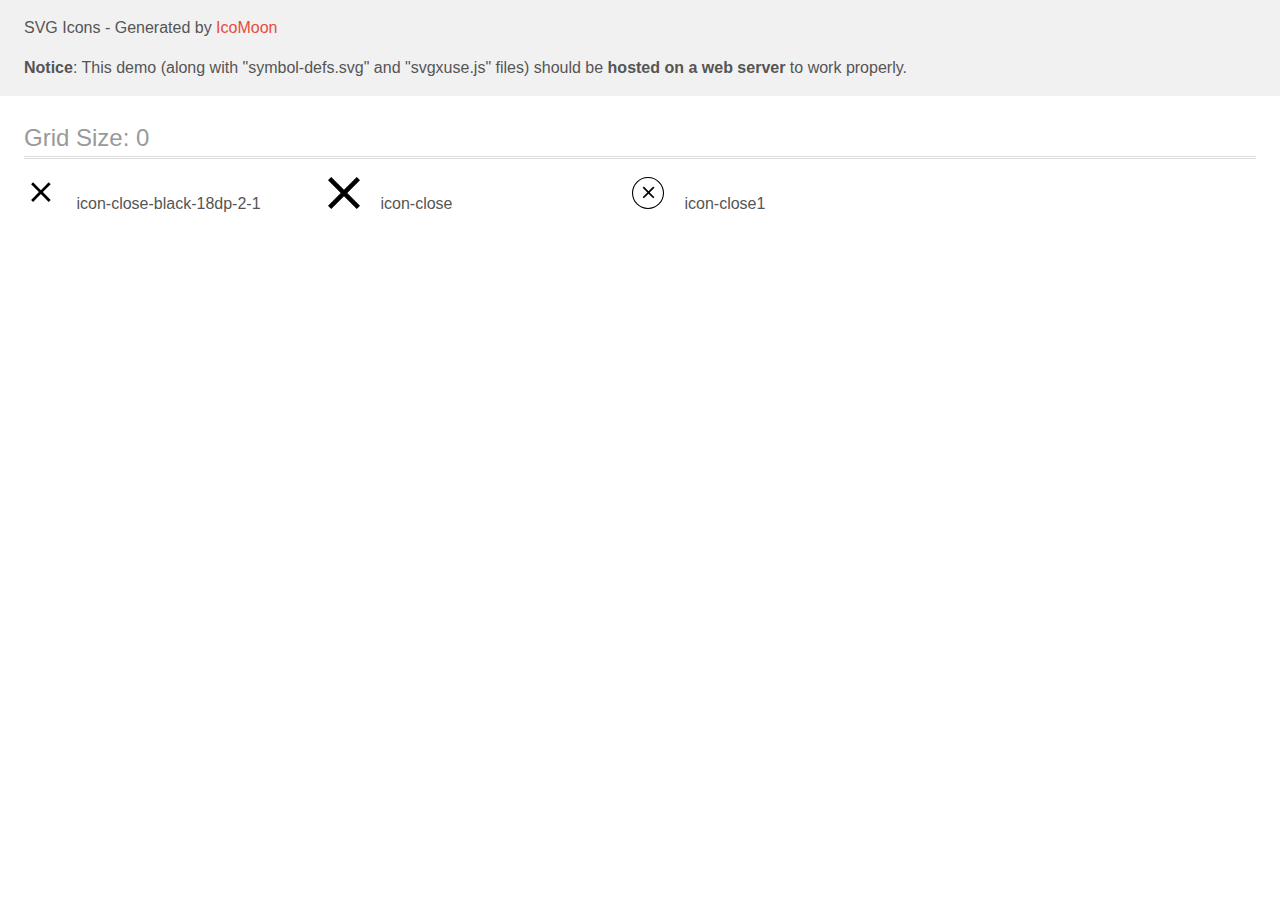
<file: images/icomoon-close-close/demo-external-svg.html>
<!doctype html>
<html>
<head>
    <title>IcoMoon - SVG Icons</title>
    <meta charset="utf-8">
    <meta name="viewport" content="width=device-width, initial-scale=1">
    <link rel="stylesheet" href="demo-files/demo.css">
    <link rel="stylesheet" href="style.css">
</head>
<body>
<header class="bgc1 clearfix">
<div class="mhl">
    <p>SVG Icons - Generated by <a href="https://icomoon.io/app">IcoMoon</a></p><p><strong>Notice</strong>: This demo (along with "symbol-defs.svg" and "svgxuse.js" files) should be <b>hosted on a web server</b> to work properly.</p>
</div>
</header>
    <div class="clearfix mhl ptl">
        <h1 class="mvm mtn fgc1">Grid Size: 0</h1>
        <div class="glyph fs1">
            <div class="clearfix pbs">
                <svg class="icon icon-close-black-18dp-2-1"><use xlink:href="symbol-defs.svg#icon-close-black-18dp-2-1"></use></svg><span class="name"> icon-close-black-18dp-2-1</span>
            </div>
        </div>
        <div class="glyph fs1">
            <div class="clearfix pbs">
                <svg class="icon icon-close"><use xlink:href="symbol-defs.svg#icon-close"></use></svg><span class="name"> icon-close</span>
            </div>
        </div>
        <div class="glyph fs1">
            <div class="clearfix pbs">
                <svg class="icon icon-close1"><use xlink:href="symbol-defs.svg#icon-close1"></use></svg><span class="name"> icon-close1</span>
            </div>
        </div>
  </div>
<script defer src="svgxuse.js"></script>
</body>
</html>
</file>
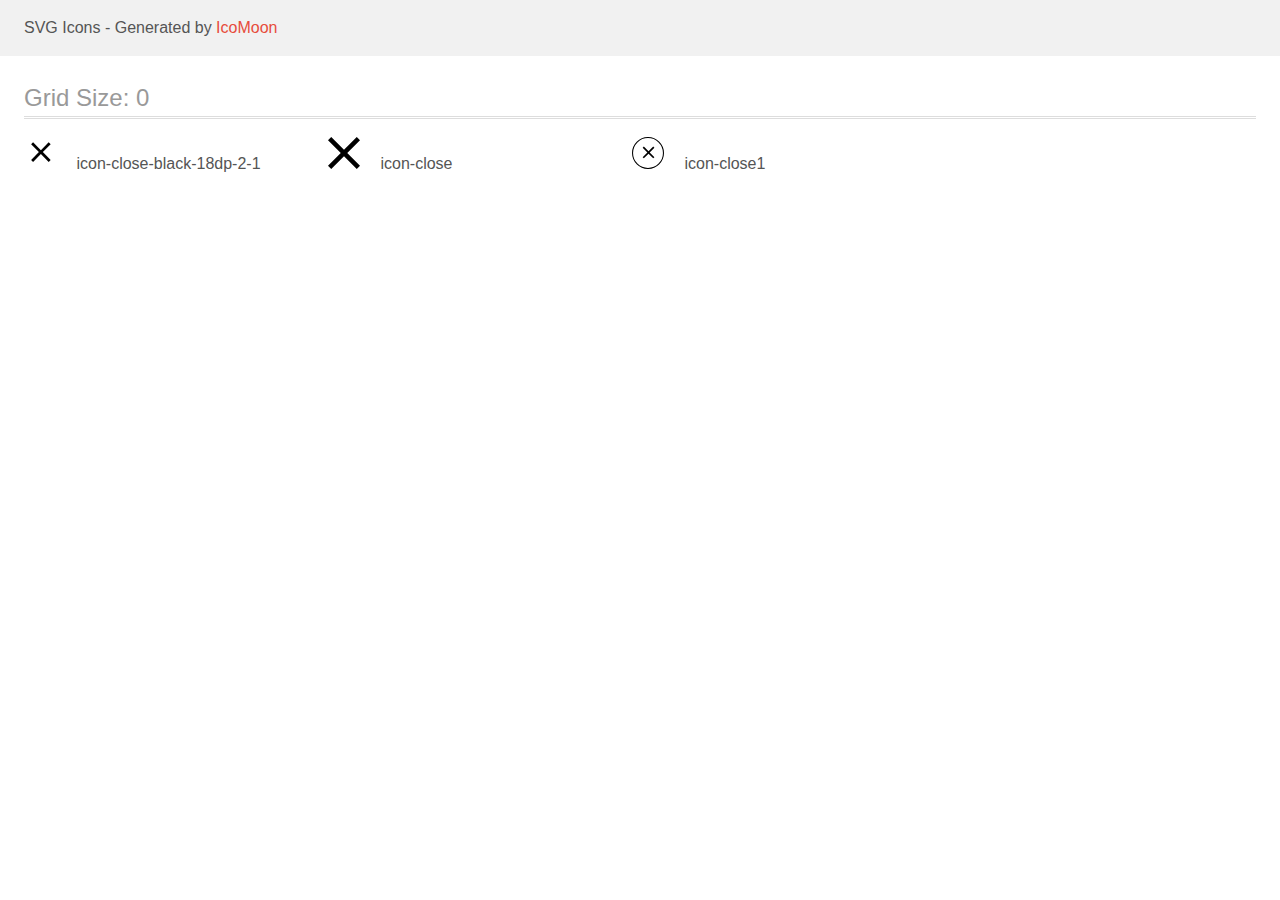
<file: images/icomoon-close-close/demo.html>
<!doctype html>
<html>
<head>
    <title>IcoMoon - SVG Icons</title>
    <meta charset="utf-8">
    <meta name="viewport" content="width=device-width, initial-scale=1">
    <link rel="stylesheet" href="demo-files/demo.css">
    <link rel="stylesheet" href="style.css">
</head>
<body>
<svg aria-hidden="true" style="position: absolute; width: 0; height: 0; overflow: hidden;" version="1.1" xmlns="http://www.w3.org/2000/svg" xmlns:xlink="http://www.w3.org/1999/xlink">
<defs>
<symbol id="icon-close-black-18dp-2-1" viewBox="0 0 32 32">
<path d="M26.667 7.303l-1.97-1.97-7.808 7.808-7.808-7.808-1.97 1.97 7.808 7.808-7.808 7.808 1.97 1.97 7.808-7.808 7.808 7.808 1.97-1.97-7.808-7.808 7.808-7.808z"></path>
</symbol>
<symbol id="icon-close" viewBox="0 0 32 32">
<path d="M32 3.223l-3.223-3.223-12.777 12.777-12.777-12.777-3.223 3.223 12.777 12.777-12.777 12.777 3.223 3.223 12.777-12.777 12.777 12.777 3.223-3.223-12.777-12.777 12.777-12.777z"></path>
</symbol>
<symbol id="icon-close1" viewBox="0 0 32 32">
<path fill="#fff" style="fill: var(--color1, #fff)" d="M32 16c0 8.837-7.163 16-16 16s-16-7.163-16-16c0-8.837 7.163-16 16-16s16 7.163 16 16z"></path>
<path fill="none" stroke="#000" style="stroke: var(--color2, #000)" stroke-linejoin="miter" stroke-linecap="butt" stroke-miterlimit="4" stroke-width="1.0667" d="M31.467 16c0 8.542-6.925 15.467-15.467 15.467s-15.467-6.925-15.467-15.467c0-8.542 6.925-15.467 15.467-15.467s15.467 6.925 15.467 15.467z"></path>
<path fill="#000" style="fill: var(--color2, #000)" d="M22.4 10.782l-1.182-1.182-4.685 4.685-4.685-4.685-1.182 1.182 4.685 4.685-4.685 4.685 1.182 1.182 4.685-4.685 4.685 4.685 1.182-1.182-4.685-4.685 4.685-4.685z"></path>
</symbol>
</defs>
</svg>

<header class="bgc1 clearfix">
<div class="mhl">
    <p>SVG Icons - Generated by <a href="https://icomoon.io/app">IcoMoon</a></p>
</div>
</header>
    <div class="clearfix mhl ptl">
        <h1 class="mvm mtn fgc1">Grid Size: 0</h1>
        <div class="glyph fs1">
            <div class="clearfix pbs">
                <svg class="icon icon-close-black-18dp-2-1"><use xlink:href="#icon-close-black-18dp-2-1"></use></svg><span class="name"> icon-close-black-18dp-2-1</span>
            </div>
        </div>
        <div class="glyph fs1">
            <div class="clearfix pbs">
                <svg class="icon icon-close"><use xlink:href="#icon-close"></use></svg><span class="name"> icon-close</span>
            </div>
        </div>
        <div class="glyph fs1">
            <div class="clearfix pbs">
                <svg class="icon icon-close1"><use xlink:href="#icon-close1"></use></svg><span class="name"> icon-close1</span>
            </div>
        </div>
  </div>
<script defer src="svgxuse.js"></script>
</body>
</html>
</file>
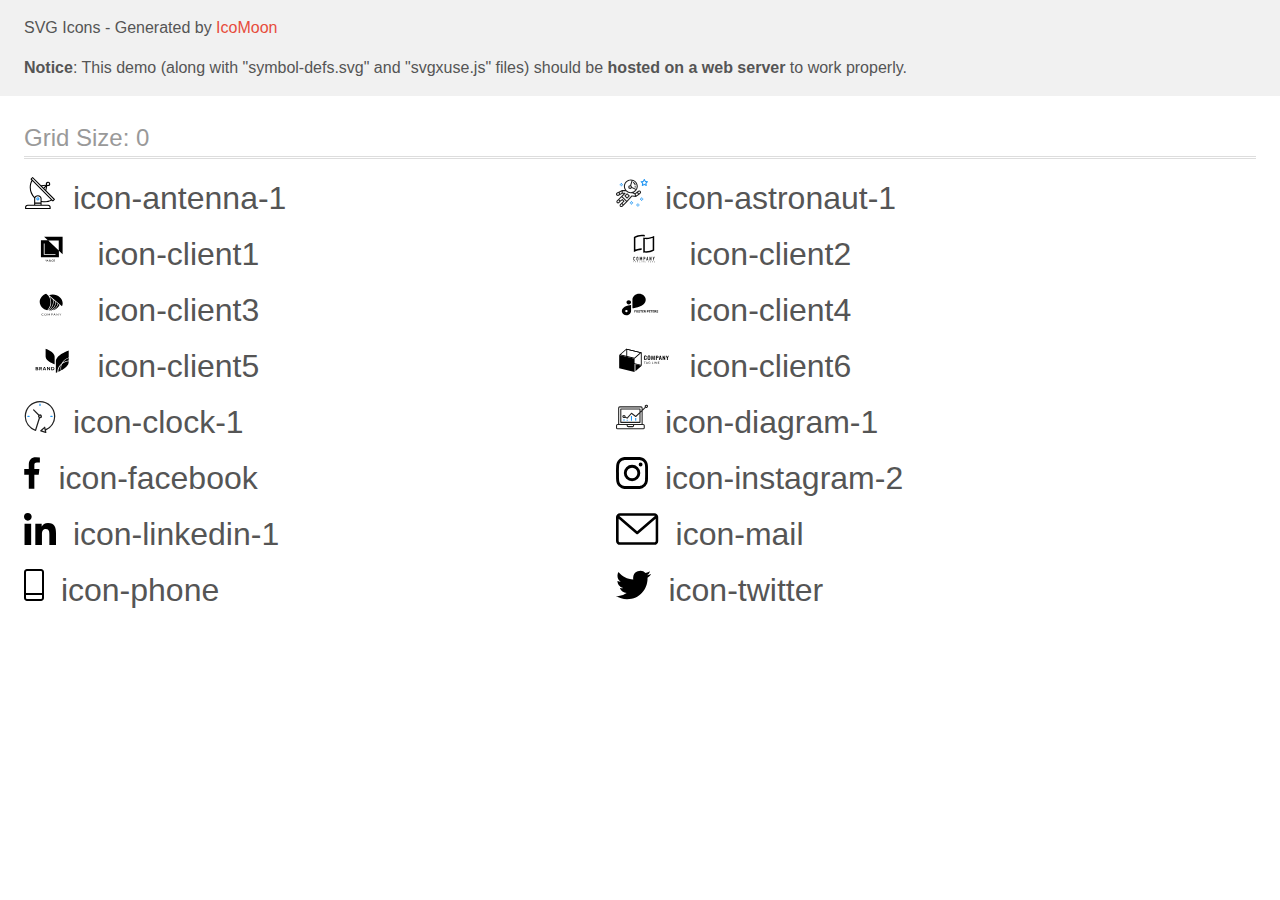
<file: images/icomoon_final/demo-external-svg.html>
<!doctype html>
<html>
<head>
    <title>IcoMoon - SVG Icons</title>
    <meta charset="utf-8">
    <meta name="viewport" content="width=device-width, initial-scale=1">
    <link rel="stylesheet" href="demo-files/demo.css">
    <link rel="stylesheet" href="style.css">
</head>
<body>
<header class="bgc1 clearfix">
<div class="mhl">
    <p>SVG Icons - Generated by <a href="https://icomoon.io/app">IcoMoon</a></p><p><strong>Notice</strong>: This demo (along with "symbol-defs.svg" and "svgxuse.js" files) should be <b>hosted on a web server</b> to work properly.</p>
</div>
</header>
    <div class="clearfix mhl ptl">
        <h1 class="mvm mtn fgc1">Grid Size: 0</h1>
        <div class="glyph fs1">
            <div class="clearfix pbs">
                <svg class="icon icon-antenna-1"><use xlink:href="symbol-defs.svg#icon-antenna-1"></use></svg><span class="name"> icon-antenna-1</span>
            </div>
        </div>
        <div class="glyph fs1">
            <div class="clearfix pbs">
                <svg class="icon icon-astronaut-1"><use xlink:href="symbol-defs.svg#icon-astronaut-1"></use></svg><span class="name"> icon-astronaut-1</span>
            </div>
        </div>
        <div class="glyph fs1">
            <div class="clearfix pbs">
                <svg class="icon icon-client1"><use xlink:href="symbol-defs.svg#icon-client1"></use></svg><span class="name"> icon-client1</span>
            </div>
        </div>
        <div class="glyph fs1">
            <div class="clearfix pbs">
                <svg class="icon icon-client2"><use xlink:href="symbol-defs.svg#icon-client2"></use></svg><span class="name"> icon-client2</span>
            </div>
        </div>
        <div class="glyph fs1">
            <div class="clearfix pbs">
                <svg class="icon icon-client3"><use xlink:href="symbol-defs.svg#icon-client3"></use></svg><span class="name"> icon-client3</span>
            </div>
        </div>
        <div class="glyph fs1">
            <div class="clearfix pbs">
                <svg class="icon icon-client4"><use xlink:href="symbol-defs.svg#icon-client4"></use></svg><span class="name"> icon-client4</span>
            </div>
        </div>
        <div class="glyph fs1">
            <div class="clearfix pbs">
                <svg class="icon icon-client5"><use xlink:href="symbol-defs.svg#icon-client5"></use></svg><span class="name"> icon-client5</span>
            </div>
        </div>
        <div class="glyph fs1">
            <div class="clearfix pbs">
                <svg class="icon icon-client6"><use xlink:href="symbol-defs.svg#icon-client6"></use></svg><span class="name"> icon-client6</span>
            </div>
        </div>
        <div class="glyph fs1">
            <div class="clearfix pbs">
                <svg class="icon icon-clock-1"><use xlink:href="symbol-defs.svg#icon-clock-1"></use></svg><span class="name"> icon-clock-1</span>
            </div>
        </div>
        <div class="glyph fs1">
            <div class="clearfix pbs">
                <svg class="icon icon-diagram-1"><use xlink:href="symbol-defs.svg#icon-diagram-1"></use></svg><span class="name"> icon-diagram-1</span>
            </div>
        </div>
        <div class="glyph fs1">
            <div class="clearfix pbs">
                <svg class="icon icon-facebook"><use xlink:href="symbol-defs.svg#icon-facebook"></use></svg><span class="name"> icon-facebook</span>
            </div>
        </div>
        <div class="glyph fs1">
            <div class="clearfix pbs">
                <svg class="icon icon-instagram-2"><use xlink:href="symbol-defs.svg#icon-instagram-2"></use></svg><span class="name"> icon-instagram-2</span>
            </div>
        </div>
        <div class="glyph fs1">
            <div class="clearfix pbs">
                <svg class="icon icon-linkedin-1"><use xlink:href="symbol-defs.svg#icon-linkedin-1"></use></svg><span class="name"> icon-linkedin-1</span>
            </div>
        </div>
        <div class="glyph fs1">
            <div class="clearfix pbs">
                <svg class="icon icon-mail"><use xlink:href="symbol-defs.svg#icon-mail"></use></svg><span class="name"> icon-mail</span>
            </div>
        </div>
        <div class="glyph fs1">
            <div class="clearfix pbs">
                <svg class="icon icon-phone"><use xlink:href="symbol-defs.svg#icon-phone"></use></svg><span class="name"> icon-phone</span>
            </div>
        </div>
        <div class="glyph fs1">
            <div class="clearfix pbs">
                <svg class="icon icon-twitter"><use xlink:href="symbol-defs.svg#icon-twitter"></use></svg><span class="name"> icon-twitter</span>
            </div>
        </div>
  </div>
<script defer src="svgxuse.js"></script>
</body>
</html>
</file>
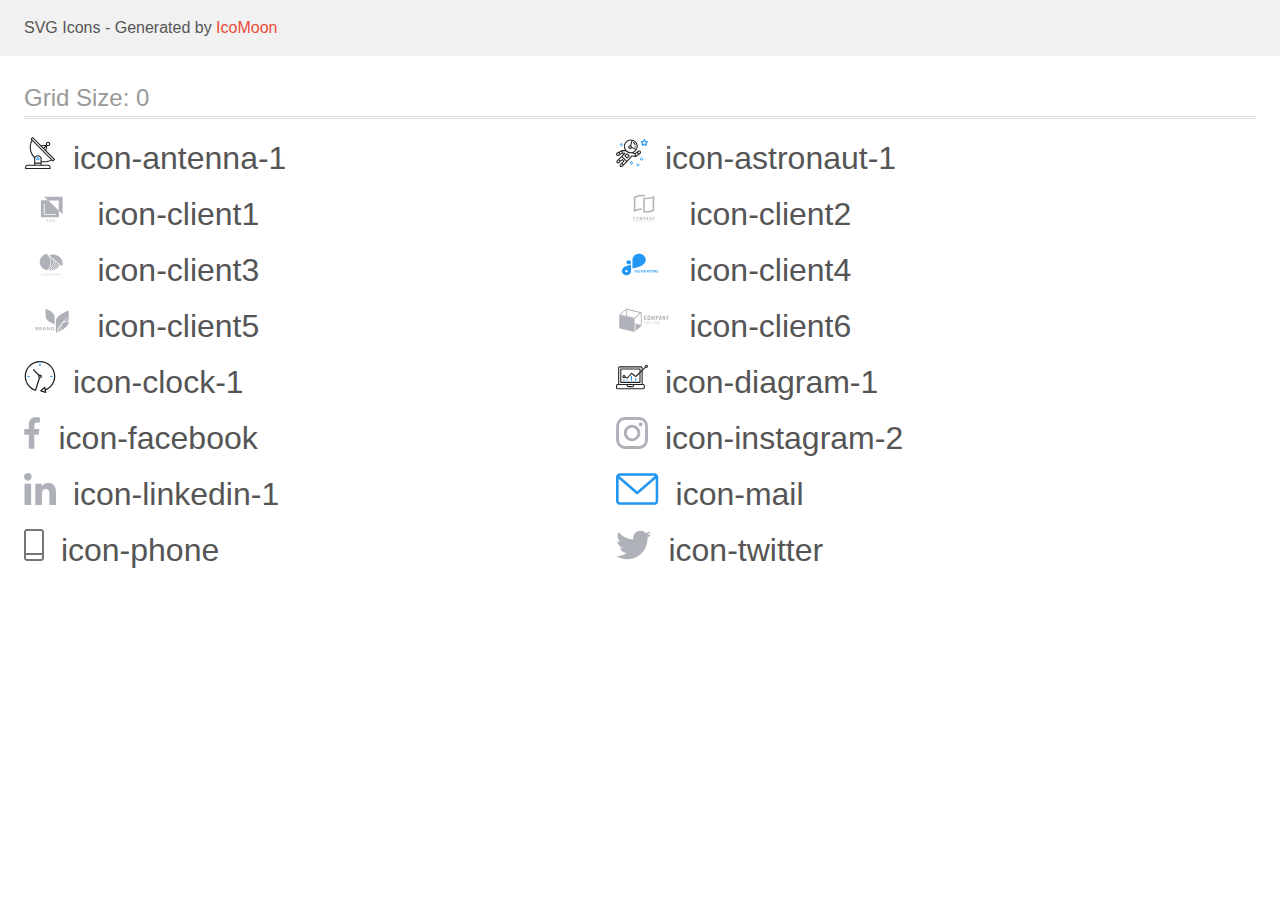
<file: images/icomoon_final/demo.html>
<!doctype html>
<html>
<head>
    <title>IcoMoon - SVG Icons</title>
    <meta charset="utf-8">
    <meta name="viewport" content="width=device-width, initial-scale=1">
    <link rel="stylesheet" href="demo-files/demo.css">
    <link rel="stylesheet" href="style.css">
</head>
<body>
<svg aria-hidden="true" style="position: absolute; width: 0; height: 0; overflow: hidden;" version="1.1" xmlns="http://www.w3.org/2000/svg" xmlns:xlink="http://www.w3.org/1999/xlink">
<defs>
<symbol id="icon-antenna-1" viewBox="0 0 32 32">
<path fill="#212121" style="fill: var(--color1, #212121)" d="M30.773 22.098l-8.443-8.505 0.937-4.616c0.225 0.090 0.485 0.144 0.758 0.146h0.007c0.008 0 0.017 0 0.026 0 1.192 0 2.159-0.967 2.159-2.159s-0.967-2.159-2.159-2.159c-1.192 0-2.159 0.967-2.159 2.159 0 0.259 0.046 0.508 0.13 0.739l-0.005-0.015-4.96 0.606-8.091-8.133c-0.096-0.098-0.229-0.159-0.376-0.16h-0c-0.14 0.001-0.274 0.057-0.373 0.155l-1.512 1.504c-0.096 0.097-0.156 0.23-0.156 0.377s0.060 0.281 0.156 0.377v0l0.814 0.825c-1.143 2.062-1.816 4.522-1.816 7.139 0 4.106 1.656 7.824 4.336 10.525l-0.001-0.001c0.043 0.041 0.092 0.074 0.146 0.097-0.032 0.164-0.051 0.353-0.052 0.546v6.188h-6.4c-1.472 0.001-2.666 1.194-2.667 2.666v1.067c0 0.295 0.239 0.534 0.534 0.534h24.534c0.294 0 0.533-0.239 0.533-0.534v-1.067c-0.002-1.472-1.195-2.665-2.666-2.666h-6.4v-2.742c1.003 0.21 2.024 0.317 3.049 0.32 2.58-0.003 5.005-0.663 7.117-1.822l-0.077 0.039 0.818 0.823c0.099 0.101 0.235 0.159 0.376 0.16 0.14-0.001 0.274-0.057 0.373-0.155l1.512-1.504c0.096-0.097 0.156-0.23 0.156-0.377s-0.060-0.281-0.156-0.377v0zM23.28 6.233c0.193-0.192 0.459-0.31 0.752-0.31 0.589 0 1.067 0.478 1.067 1.066s-0.477 1.066-1.067 1.066c-0 0-0 0-0 0h-0.004c-0.587-0.003-1.061-0.479-1.061-1.066 0-0.295 0.12-0.563 0.314-0.756l0-0h-0.002zM22.024 9.737l-0.598 2.946-1.175-1.183 1.774-1.763zM21.419 8.835l-1.92 1.909-1.486-1.493 3.406-0.416zM24.004 28.8c0.884 0 1.6 0.716 1.6 1.6v0 0.534h-23.466v-0.534c0-0.884 0.716-1.6 1.6-1.6v0h20.267zM16.538 26.666v1.067h-5.334v-1.067h5.334zM11.204 25.6v-4.053c0-1.294 1.196-2.346 2.667-2.346s2.667 1.053 2.667 2.346v4.053h-5.334zM17.604 23.904v-2.357c0-1.882-1.675-3.413-3.733-3.413-0.017-0-0.038-0-0.058-0-1.353 0-2.54 0.707-3.213 1.771l-0.009 0.016c-2.36-2.482-3.812-5.846-3.812-9.55 0-2.314 0.567-4.496 1.569-6.414l-0.036 0.077 18.602 18.709c-1.823 0.947-3.979 1.502-6.266 1.502-1.079 0-2.128-0.124-3.136-0.357l0.093 0.018zM28.893 23.22l-21.057-21.181 0.754-0.752 7.935 7.98c0.004 0 0.006 0.007 0.010 0.010l13.114 13.191-0.757 0.752z"></path>
<path fill="#2196f3" style="fill: var(--color2, #2196f3)" d="M13.876 20.267h-0.005c-0.001 0-0.002 0-0.002 0-0.884 0-1.6 0.716-1.6 1.6s0.715 1.599 1.597 1.6h0.005c0.001 0 0.001 0 0.002 0 0.884 0 1.6-0.716 1.6-1.6s-0.715-1.599-1.598-1.6h-0zM14.249 22.245c-0.096 0.096-0.229 0.155-0.376 0.155-0.295 0-0.534-0.239-0.534-0.534s0.238-0.533 0.532-0.533h0c0.293 0.001 0.531 0.239 0.531 0.533 0 0.148-0.060 0.282-0.157 0.378l-0 0h0.005z"></path>
</symbol>
<symbol id="icon-astronaut-1" viewBox="0 0 32 32">
<path fill="#2196f3" style="fill: var(--color2, #2196f3)" d="M31.974 4.524c-0.064-0.191-0.227-0.332-0.427-0.362l-0.003-0-1.911-0.278-0.855-1.731c-0.179-0.365-0.777-0.365-0.956 0l-0.855 1.731-1.911 0.278c-0.26 0.039-0.457 0.26-0.457 0.528 0 0.15 0.062 0.285 0.161 0.382l1.383 1.348-0.326 1.903c-0.034 0.2 0.048 0.402 0.212 0.522 0.166 0.12 0.383 0.135 0.562 0.040l1.709-0.899 1.709 0.899c0.072 0.038 0.157 0.061 0.247 0.061 0.295 0 0.534-0.239 0.534-0.534 0-0.031-0.003-0.062-0.008-0.092l0 0.003-0.326-1.903 1.383-1.348c0.099-0.097 0.161-0.233 0.161-0.382 0-0.059-0.009-0.115-0.027-0.168l0.001 0.004zM29.511 5.851c-0.126 0.122-0.183 0.299-0.153 0.472l0.191 1.114-1-0.526c-0.072-0.039-0.158-0.062-0.249-0.062s-0.177 0.023-0.252 0.063l0.003-0.001-1 0.526 0.191-1.114c0.005-0.027 0.008-0.059 0.008-0.091 0-0.149-0.061-0.285-0.16-0.381l-0-0-0.811-0.79 1.119-0.162c0.174-0.025 0.324-0.134 0.402-0.292l0.5-1.013 0.5 1.013c0.078 0.158 0.228 0.267 0.402 0.292l1.119 0.162-0.809 0.79zM26.134 20.522h-1.067v1.067h1.067v-1.067zM26.134 22.656h-1.067v1.066h1.067v-1.066zM27.2 21.589h-1.067v1.067h1.067v-1.067zM25.067 21.589h-1.067v1.067h1.067v-1.067zM22.4 26.389h-1.067v1.067h1.067v-1.067zM22.4 28.523h-1.067v1.067h1.067v-1.067zM23.467 27.456h-1.067v1.067h1.067v-1.067zM21.334 27.456h-1.067v1.067h1.067v-1.067zM16 24.256h-1.066v1.067h1.066v-1.067zM16 26.389h-1.066v1.067h1.066v-1.067zM17.067 25.322h-1.067v1.067h1.067v-1.067zM14.934 25.322h-1.067v1.067h1.067v-1.067zM5.867 6.122h-1.066v1.066h1.066v-1.066zM5.867 8.256h-1.066v1.066h1.066v-1.066zM6.933 7.189h-1.067v1.067h1.066v-1.067zM4.8 7.189h-1.067v1.067h1.067v-1.067z"></path>
<path fill="#212121" style="fill: var(--color1, #212121)" d="M24.715 14.16c-0.28-0.376-0.698-0.636-1.179-0.703l-0.009-0.001c-0.076-0.012-0.164-0.018-0.254-0.018-0.411 0-0.789 0.139-1.090 0.373l0.004-0.003-1.253 0.96-1.898 1.417-1.358-0.541c2.421-1.086 4.113-3.508 4.113-6.32 0-3.823-3.122-6.934-6.961-6.934s-6.961 3.11-6.961 6.934c0 1.386 0.415 2.674 1.12 3.759l-2.768-0.024c-0.009 0-0.016 0.005-0.023 0.005-0.057 0.003-0.11 0.014-0.159 0.033l0.004-0.001c-0.013 0.005-0.026 0.007-0.038 0.013-0.006 0.003-0.013 0.003-0.019 0.006l-3.233 1.596c-0 0-0.001 0-0.001 0.001l-1.893 0.91c-0.024 0.011-0.045 0.023-0.065 0.036l0.001-0.001c-0.482 0.324-0.795 0.867-0.795 1.483 0 0.297 0.073 0.577 0.201 0.823l-0.005-0.010c0.22 0.424 0.592 0.742 1.043 0.885l0.013 0.003c0.161 0.053 0.345 0.083 0.537 0.083 0.308 0 0.598-0.078 0.851-0.216l-0.009 0.005 1.388-0.738 2.264-1.169 1.357-0.008-5.442 5.415c0 0.001-0.001 0.001-0.001 0.001l-1.339 1.333c-0.303 0.299-0.491 0.714-0.491 1.173 0 0.002 0 0.003 0 0.005v-0c0.002 0.919 0.748 1.664 1.667 1.664 0.001 0 0.002 0 0.002 0h-0c0.428 0 0.854-0.162 1.18-0.485l1.314-1.309 1.741-1.3 0.901 0.897-3.102 3.088c-0.303 0.299-0.491 0.714-0.491 1.173 0 0.001 0 0.003 0 0.004v-0c0 0.445 0.174 0.864 0.49 1.179 0.302 0.3 0.717 0.485 1.176 0.485 0.001 0 0.002 0 0.003 0h-0c0.427 0 0.855-0.162 1.18-0.485l4.488-4.472c0.007-0.006 0.016-0.009 0.022-0.016l5.166-5.658 3.471 0.494c0.025 0.004 0.050 0.006 0.075 0.006 0.064 0 0.127-0.016 0.187-0.038 0.017-0.006 0.032-0.015 0.049-0.023 0.019-0.010 0.039-0.015 0.058-0.027l3.213-2.133c0.012-0.008 0.018-0.021 0.029-0.030 0.013-0.010 0.029-0.014 0.041-0.026l1.271-1.191c0.348-0.326 0.564-0.787 0.564-1.3 0-0.4-0.132-0.769-0.355-1.066l0.003 0.005zM2.13 17.77c-0.098 0.054-0.215 0.086-0.34 0.086-0.078 0-0.153-0.013-0.224-0.036l0.005 0.001c-0.294-0.093-0.504-0.364-0.504-0.683 0-0.235 0.114-0.444 0.289-0.575l0.002-0.001 1.314-0.632 0.316 0.924 0.133 0.389-0.992 0.527zM5.627 15.942l-1.548 0.8-0.255-0.746-0.184-0.537 2.027-1.001-0.040 1.484zM20.727 9.322c0 0.918-0.219 1.785-0.599 2.56l-4.181-1.899c-0.044-0.575-0.342-1.072-0.782-1.384l-0.006-0.004 1.464-4.861c2.377 0.757 4.104 2.975 4.104 5.588zM8.938 9.322c0-3.235 2.644-5.867 5.894-5.867 0.253 0 0.5 0.022 0.745 0.053l-1.432 4.753c-0.019 0-0.037-0.006-0.057-0.006-0 0-0.001 0-0.001 0-1.032 0-1.869 0.835-1.872 1.867v0c0.003 1.031 0.84 1.867 1.872 1.867 0 0 0 0 0.001 0h-0c0.695 0 1.295-0.383 1.618-0.944l3.863 1.755c-1.075 1.447-2.795 2.39-4.737 2.39-3.25 0-5.894-2.632-5.894-5.867zM14.895 10.122c0 0.441-0.362 0.8-0.806 0.8-0 0-0.001 0-0.001 0-0.443 0-0.802-0.358-0.804-0.8v-0c0-0.441 0.361-0.8 0.806-0.8s0.806 0.359 0.806 0.8zM2.464 25.146c-0.11 0.109-0.261 0.176-0.428 0.176s-0.317-0.067-0.427-0.175l0 0c-0.109-0.108-0.176-0.257-0.176-0.422s0.067-0.314 0.176-0.422l0-0 0.962-0.959 0.852 0.848-0.959 0.954zM5.678 28.88c-0.11 0.109-0.261 0.176-0.428 0.176s-0.317-0.067-0.427-0.175l0 0c-0.109-0.108-0.176-0.257-0.176-0.422s0.067-0.314 0.176-0.422l0-0 0.963-0.959 0.852 0.848-0.96 0.955zM9.16 25.411l-0.001 0.001-1.765 1.76-0.852-0.848 1.765-1.757c0.040-0.040 0.065-0.088 0.090-0.136 0.007-0.014 0.020-0.026 0.026-0.040 0.016-0.041 0.019-0.085 0.026-0.128 0.003-0.025 0.014-0.048 0.014-0.073 0-0.035-0.013-0.070-0.020-0.105-0.006-0.032-0.006-0.064-0.019-0.096-0.025-0.053-0.055-0.098-0.092-0.138l0 0c-0.010-0.012-0.014-0.026-0.025-0.038h-0.001s0-0.001-0.001-0.002l-1.607-1.6c-0.017-0.017-0.039-0.024-0.058-0.038-0.025-0.021-0.054-0.040-0.084-0.056l-0.003-0.001c-0.026-0.012-0.058-0.023-0.090-0.031l-0.003-0.001c-0.030-0.009-0.065-0.017-0.101-0.020l-0.002-0c-0.007-0-0.015-0-0.023-0-0.026 0-0.051 0.002-0.075 0.005l0.003-0c-0.036 0.005-0.069 0.009-0.104 0.021s-0.064 0.027-0.094 0.045c-0.020 0.011-0.043 0.015-0.061 0.029l-1.774 1.324-0.901-0.897 2.399-2.386 4.36 4.289-0.928 0.919zM15.979 18.394c-0.016-0.002-0.030 0.004-0.046 0.003-0.008-0-0.017-0.001-0.027-0.001-0.031 0-0.062 0.003-0.092 0.008l0.003-0c-0.070 0.011-0.132 0.035-0.187 0.070l0.002-0.001c-0.030 0.018-0.057 0.037-0.083 0.061-0.013 0.011-0.028 0.016-0.040 0.029l-4.698 5.146-4.328-4.256 2.833-2.818c0.096-0.097 0.156-0.23 0.156-0.377 0-0.295-0.239-0.534-0.534-0.534-0.001 0-0.001 0-0.002 0h0l-2.219 0.013 0.028-1.607 3.104 0.027c1.264 1.297 3.027 2.101 4.978 2.101 0.001 0 0.002 0 0.003 0h-0c0.438 0 0.864-0.046 1.28-0.122 0.040 0.032 0.080 0.064 0.129 0.085l2.41 0.96 0.152 0.758 0.178 0.886-3.003-0.427zM20.020 18.572l-0.313-1.558 1.446-1.080 0.946 1.257-2.080 1.381zM23.773 15.741l-0.837 0.785-0.931-1.236 0.831-0.637c0.155-0.119 0.351-0.168 0.543-0.143 0.193 0.027 0.364 0.128 0.48 0.284 0.088 0.117 0.141 0.265 0.141 0.426 0 0.206-0.087 0.391-0.226 0.521l-0 0z"></path>
<path fill="#212121" style="fill: var(--color1, #212121)" d="M13.602 18.544l-2.143-2.134c-0.096-0.096-0.229-0.155-0.376-0.155s-0.28 0.059-0.376 0.155l-2.143 2.133c-0.097 0.097-0.156 0.23-0.156 0.378s0.060 0.281 0.156 0.378l-0-0 2.142 2.134c0.096 0.096 0.229 0.156 0.376 0.156s0.28-0.059 0.376-0.156v0l2.143-2.134c0.097-0.097 0.157-0.23 0.157-0.378s-0.060-0.281-0.157-0.378l-0-0zM11.083 20.303l-1.387-1.381 1.386-1.381 1.387 1.381-1.387 1.381zM17.164 5.071l-0.258 1.036c0.071 0.018 1.738 0.452 1.738 2.149h1.067c0-2.017-1.666-2.965-2.547-3.184zM19.711 9.322h-1.067v1.066h1.067v-1.066z"></path>
</symbol>
<symbol id="icon-client1" viewBox="0 0 57 32">
<path fill="#afb1b8" style="fill: var(--color3, #afb1b8)" d="M20.267 3.733l3.738 3.538-6.938-0.004v17.167h18.133v-6.564l3.733 3.534v-17.671h-18.667zM35.036 17.455l-10.597-10.032h10.597v10.032zM31.746 21.923h-11.81v-11.545h0.835v10.763h10.975v0.781zM22.725 26.72l-0.436 0.899-0.436-0.899h-0.366l0.637 1.198v0.698h0.331v-0.698l0.635-1.198h-0.364zM23.274 28.616l0.154-0.442h0.734l0.155 0.442h0.344l-0.717-1.896h-0.296l-0.716 1.896h0.342zM23.794 27.123l0.275 0.786h-0.549l0.275-0.787zM25.531 27.863c-0.045 0.067-0.071 0.149-0.071 0.238 0 0.001 0 0.002 0 0.003v-0c0 0.16 0.056 0.29 0.168 0.389s0.263 0.149 0.45 0.149c0.188 0 0.349-0.051 0.485-0.153l0.107 0.126h0.367l-0.278-0.33c0.109-0.149 0.164-0.341 0.164-0.574h-0.275c0 0.128-0.027 0.244-0.079 0.348l-0.366-0.432 0.129-0.094c0.078-0.053 0.144-0.119 0.195-0.195l0.002-0.003c0.038-0.061 0.060-0.136 0.060-0.216 0-0.001 0-0.002 0-0.003v0c0-0.002 0-0.005 0-0.007 0-0.117-0.051-0.221-0.132-0.293l-0-0c-0.084-0.076-0.197-0.123-0.32-0.123-0.007 0-0.013 0-0.020 0l0.001-0c-0.153 0-0.274 0.044-0.364 0.13s-0.135 0.203-0.135 0.352c0 0.061 0.014 0.123 0.043 0.189 0.030 0.065 0.082 0.144 0.155 0.237-0.14 0.101-0.235 0.188-0.282 0.261zM26.387 28.283c-0.081 0.066-0.185 0.106-0.299 0.107h-0c-0.005 0-0.010 0-0.015 0-0.082 0-0.156-0.031-0.212-0.083l0 0c-0.052-0.052-0.085-0.123-0.085-0.203 0-0.004 0-0.007 0-0.011l-0 0.001c0-0.101 0.052-0.192 0.156-0.271l0.041-0.029 0.414 0.489zM26.047 27.443c-0.090-0.11-0.134-0.202-0.134-0.275 0-0.063 0.019-0.116 0.055-0.157 0.034-0.039 0.084-0.063 0.139-0.063 0.003 0 0.005 0 0.008 0h-0c0.002-0 0.004-0 0.007-0 0.052 0 0.1 0.020 0.135 0.054l-0-0c0.037 0.035 0.056 0.077 0.056 0.126 0 0.002 0 0.005 0 0.007 0 0.071-0.031 0.134-0.080 0.177l-0 0-0.041 0.032-0.145 0.099zM29.133 28.473c0.13-0.114 0.205-0.272 0.224-0.474h-0.328c-0.018 0.135-0.059 0.232-0.124 0.29s-0.163 0.087-0.292 0.087c-0.141 0-0.249-0.054-0.323-0.162s-0.11-0.264-0.11-0.469v-0.167c0.002-0.203 0.041-0.355 0.117-0.46 0.077-0.105 0.188-0.157 0.331-0.157 0.123 0 0.217 0.030 0.28 0.091s0.104 0.158 0.12 0.294h0.328c-0.021-0.207-0.095-0.368-0.222-0.482s-0.296-0.171-0.506-0.171c-0.155 0-0.292 0.037-0.411 0.111-0.119 0.076-0.213 0.183-0.27 0.31l-0.002 0.005c-0.060 0.133-0.096 0.288-0.096 0.451 0 0.008 0 0.016 0 0.023l-0-0.001v0.177c0.003 0.174 0.035 0.327 0.098 0.46s0.151 0.234 0.266 0.306c0.116 0.071 0.249 0.107 0.4 0.107 0.216 0 0.389-0.056 0.519-0.169zM31.069 28.207c0.064-0.141 0.097-0.304 0.097-0.49v-0.105c0-0.006 0-0.013 0-0.020 0-0.169-0.036-0.329-0.102-0.473l0.003 0.007c-0.060-0.134-0.156-0.243-0.274-0.318l-0.003-0.002c-0.119-0.075-0.256-0.112-0.411-0.112s-0.291 0.037-0.411 0.113c-0.119 0.075-0.211 0.182-0.277 0.324-0.062 0.137-0.098 0.297-0.098 0.466 0 0.008 0 0.016 0 0.025l-0-0.001v0.107c0.001 0.181 0.034 0.341 0.099 0.48 0.066 0.139 0.159 0.246 0.279 0.322 0.121 0.075 0.258 0.112 0.411 0.112 0.156 0 0.293-0.037 0.412-0.112 0.119-0.076 0.212-0.183 0.276-0.323zM30.716 27.135c0.080 0.112 0.119 0.274 0.119 0.484v0.099c0 0.213-0.039 0.376-0.118 0.487-0.078 0.111-0.19 0.167-0.336 0.167-0.004 0-0.009 0-0.014 0-0.134 0-0.253-0.067-0.324-0.17l-0.001-0.001c-0.081-0.114-0.121-0.275-0.121-0.483v-0.109c0.002-0.204 0.043-0.362 0.122-0.473 0.071-0.102 0.188-0.168 0.321-0.168 0.005 0 0.010 0 0.014 0l-0.001-0c0.146 0 0.259 0.056 0.338 0.168z"></path>
</symbol>
<symbol id="icon-client2" viewBox="0 0 57 32">
<path fill="#afb1b8" style="fill: var(--color3, #afb1b8)" d="M26.727 3.165h-0.073c-0.112-0.007-0.224-0.010-0.336-0.012h-0.243c-0.212 0-0.428 0.005-0.642 0.016-0.007-0.001-0.016-0.001-0.024-0.001s-0.017 0-0.025 0.001l0.001-0c-2.059 0.12-3.971 0.635-5.699 1.47l0.090-0.039-0.23 0.111v11.809l0.54-0.183c0.474-0.163 0.978-0.309 1.5-0.445 1.29-0.345 2.775-0.553 4.305-0.573l0.012-0v1.551c-0.193 0.001-0.38 0.006-0.568 0.016h-0.045c-1.212 0.068-2.348 0.25-3.442 0.537l0.12-0.027c-1.503 0.382-2.82 0.91-4.044 1.586l0.087-0.044v-15.145c1.195-0.711 2.578-1.29 4.042-1.665l0.11-0.024c1.173-0.315 2.52-0.499 3.909-0.505h0.231c0.273 0.007 0.539 0.019 0.788 0.038 0.658 0.046 1.31 0.15 1.949 0.311v1.527c-0.544-0.133-1.189-0.234-1.849-0.282l-0.039-0.002-0.039-0.003c-0.132-0.011-0.263-0.022-0.386-0.022zM29.415 4.726c0.339 0.026 0.69 0.038 1.044 0.038 1.464-0.006 2.881-0.198 4.231-0.554l-0.117 0.026c1.502-0.383 2.819-0.912 4.043-1.587l-0.087 0.044v14.875c-1.195 0.71-2.578 1.289-4.042 1.665l-0.11 0.024c-1.173 0.314-2.52 0.498-3.91 0.503h-0.004c-0.029 0-0.062 0-0.096 0-1.020 0-2.010-0.128-2.955-0.368l0.083 0.018v-14.972c0.229 0.053 0.466 0.102 0.706 0.142 0.394 0.067 0.81 0.115 1.214 0.145zM36.985 4.842l-0.54 0.181c-0.496 0.167-0.997 0.316-1.5 0.449-1.344 0.36-2.888 0.569-4.48 0.575h-0.004c-0.352 0-0.676-0.010-0.989-0.030l-0.43-0.028v12.148l0.37 0.032c0.342 0.030 0.696 0.045 1.052 0.045 1.257-0.006 2.473-0.172 3.631-0.48l-0.1 0.023c1.059-0.269 1.977-0.608 2.848-1.031l-0.088 0.039 0.23-0.111v-11.812z"></path>
<path fill="#afb1b8" style="fill: var(--color3, #afb1b8)" d="M19.060 24.113c-0.145-0.15-0.348-0.243-0.572-0.243-0.010 0-0.020 0-0.030 0.001l0.001-0c-0.004-0-0.008-0-0.012-0-0.121 0-0.236 0.024-0.34 0.067l0.006-0.002c-0.205 0.082-0.364 0.243-0.442 0.444l-0.002 0.005c-0.043 0.107-0.063 0.22-0.062 0.335v2.023c-0.005 0.142 0.022 0.284 0.079 0.415 0.048 0.104 0.117 0.196 0.203 0.271 0.081 0.068 0.175 0.117 0.277 0.144 0.099 0.027 0.201 0.042 0.302 0.042 0.113 0.001 0.224-0.023 0.326-0.070 0.304-0.135 0.512-0.434 0.512-0.781v-0.226h-0.53v0.18c0 0.004 0 0.008 0 0.012 0 0.060-0.011 0.118-0.032 0.171l0.001-0.003c-0.018 0.045-0.044 0.083-0.077 0.114l-0 0c-0.061 0.047-0.137 0.076-0.221 0.077h-0c-0.009 0.001-0.020 0.002-0.031 0.002-0.089 0-0.168-0.043-0.216-0.11l-0.001-0.001c-0.044-0.071-0.071-0.158-0.071-0.251 0-0.007 0-0.014 0-0.021l-0 0.001v-1.887c-0.003-0.105 0.019-0.208 0.065-0.302 0.049-0.075 0.132-0.124 0.227-0.124 0.011 0 0.022 0.001 0.033 0.002l-0.001-0c0.003-0 0.006-0 0.010-0 0.092 0 0.174 0.045 0.226 0.114l0.001 0.001c0.055 0.071 0.088 0.162 0.088 0.26 0 0.004-0 0.008-0 0.012v-0.001 0.175h0.524v-0.206c0-0.003 0-0.006 0-0.009 0-0.124-0.024-0.243-0.067-0.352l0.002 0.006c-0.041-0.111-0.102-0.205-0.177-0.285l0 0zM22.202 24.091c-0.161-0.137-0.371-0.221-0.601-0.223h-0c-0.108 0-0.215 0.020-0.316 0.057-0.218 0.078-0.391 0.239-0.483 0.443l-0.002 0.005c-0.053 0.123-0.080 0.257-0.077 0.392v1.94c-0.004 0.137 0.023 0.272 0.077 0.397 0.048 0.105 0.117 0.197 0.205 0.271 0.081 0.075 0.176 0.133 0.279 0.171 0.101 0.037 0.208 0.057 0.316 0.057 0.231-0.001 0.442-0.087 0.603-0.229l-0.001 0.001c0.084-0.076 0.152-0.168 0.199-0.271 0.054-0.125 0.081-0.261 0.077-0.397v-1.941c0-0.005 0-0.011 0-0.017 0-0.135-0.029-0.264-0.080-0.381l0.002 0.006c-0.049-0.111-0.117-0.205-0.199-0.283l-0-0zM21.955 26.706c0.001 0.009 0.001 0.019 0.001 0.030 0 0.099-0.041 0.188-0.106 0.251l-0 0c-0.067 0.056-0.154 0.091-0.249 0.091s-0.182-0.034-0.25-0.091l0.001 0c-0.066-0.063-0.106-0.152-0.106-0.25 0-0.011 0-0.022 0.002-0.032l-0 0.001v-1.941c-0.001-0.009-0.001-0.019-0.001-0.030 0-0.098 0.041-0.187 0.106-0.25l0-0c0.067-0.056 0.154-0.091 0.249-0.091s0.182 0.034 0.25 0.091l-0.001-0c0.066 0.063 0.106 0.152 0.106 0.25 0 0.011-0 0.021-0.001 0.032l0-0.001v1.941zM26.329 27.573v-3.675h-0.508l-0.668 1.945h-0.009l-0.674-1.945h-0.503v3.674h0.525v-2.235h0.010l0.514 1.58h0.262l0.518-1.58h0.010v2.235h0.525zM29.311 24.157c-0.081-0.091-0.183-0.16-0.297-0.201-0.108-0.036-0.232-0.057-0.361-0.057-0.007 0-0.014 0-0.021 0h-0.779v3.675h0.524v-1.435h0.269c0.164 0.007 0.326-0.027 0.473-0.1 0.12-0.068 0.217-0.163 0.286-0.278l0.002-0.003c0.060-0.098 0.101-0.206 0.12-0.32 0.018-0.116 0.028-0.249 0.028-0.385 0-0.012-0-0.023-0-0.035l0 0.002c0.005-0.176-0.012-0.353-0.051-0.525-0.037-0.132-0.104-0.246-0.193-0.338l0 0zM29.041 25.277c-0.002 0.070-0.020 0.136-0.050 0.194l0.001-0.003c-0.030 0.056-0.077 0.101-0.133 0.128l-0.002 0.001c-0.065 0.030-0.14 0.047-0.22 0.047-0.010 0-0.019-0-0.028-0.001l0.001 0h-0.239v-1.249h0.27c0.008-0 0.016-0.001 0.025-0.001 0.077 0 0.149 0.017 0.214 0.048l-0.003-0.001c0.054 0.031 0.096 0.078 0.122 0.134l0.001 0.002c0.029 0.065 0.044 0.134 0.046 0.205v0.244c0 0.085 0.005 0.174 0 0.252h-0.005zM31.791 23.899h-0.429l-0.81 3.675h0.524l0.154-0.789h0.714l0.154 0.789h0.523l-0.829-3.675zM31.308 26.283l0.258-1.332h0.010l0.256 1.332h-0.523zM35.173 26.112h-0.010l-0.79-2.213h-0.503v3.675h0.523v-2.21h0.011l0.8 2.209h0.493v-3.674h-0.523v2.213zM38.372 23.899l-0.421 1.461h-0.011l-0.421-1.461h-0.554l0.719 2.122v1.553h0.524v-1.553l0.719-2.121h-0.555zM17.6 28.611h0.252v0.708h0.171v-0.708h0.251v-0.145h-0.674v0.146zM19.721 28.465l-0.331 0.853h0.182l0.070-0.194h0.34l0.073 0.194h0.187l-0.339-0.853h-0.182zM19.694 28.981l0.116-0.316 0.116 0.316h-0.232zM21.818 29.004h0.197v0.11c-0.055 0.044-0.126 0.072-0.203 0.072h-0c-0.004 0-0.008 0-0.012 0-0.068 0-0.129-0.032-0.169-0.081l-0-0c-0.040-0.057-0.063-0.127-0.063-0.203 0-0.007 0-0.013 0.001-0.020l-0 0.001c0-0.19 0.082-0.285 0.245-0.285 0.006-0.001 0.012-0.001 0.018-0.001 0.084 0 0.155 0.058 0.174 0.136l0 0.001 0.169-0.033c-0.036-0.166-0.156-0.251-0.362-0.251-0.003-0-0.007-0-0.011-0-0.11 0-0.211 0.042-0.287 0.11l0-0c-0.076 0.075-0.124 0.18-0.124 0.296 0 0.011 0 0.022 0.001 0.033l-0-0.001c-0 0.006-0 0.013-0 0.020 0 0.115 0.041 0.22 0.11 0.301l-0.001-0.001c0.075 0.078 0.181 0.126 0.297 0.126 0.009 0 0.018-0 0.027-0.001l-0.001 0c0.004 0 0.009 0 0.014 0 0.134 0 0.257-0.052 0.348-0.137l-0 0v-0.336h-0.37v0.144zM23.959 28.465h-0.173v0.853h0.597v-0.145h-0.425v-0.708zM25.77 28.465h-0.173v0.853h0.173v-0.853zM27.539 29.035l-0.349-0.57h-0.167v0.853h0.16v-0.557l0.343 0.557h0.172v-0.853h-0.158v0.57zM29.14 28.942h0.425v-0.145h-0.425v-0.187h0.457v-0.146h-0.63v0.853h0.647v-0.145h-0.475v-0.231zM33.020 28.802h-0.336v-0.336h-0.171v0.853h0.171v-0.373h0.336v0.373h0.172v-0.853h-0.172v0.337zM34.629 28.942h0.427v-0.145h-0.427v-0.187h0.459v-0.146h-0.629v0.853h0.646v-0.145h-0.475v-0.231zM36.812 28.943c0.149-0.023 0.224-0.102 0.224-0.237 0.001-0.007 0.001-0.015 0.001-0.024 0-0.068-0.033-0.128-0.085-0.166l-0.001-0c-0.063-0.032-0.137-0.051-0.216-0.051-0.012 0-0.023 0-0.035 0.001l0.002-0h-0.362v0.853h0.172v-0.357h0.034c0.004-0 0.009-0 0.014-0 0.034 0 0.066 0.007 0.094 0.020l-0.001-0.001c0.025 0.015 0.046 0.037 0.061 0.062l0.186 0.271h0.205l-0.104-0.166c-0.047-0.083-0.111-0.152-0.187-0.203l-0.002-0.001zM36.639 28.825h-0.126v-0.214h0.135c0.011-0.001 0.023-0.001 0.036-0.001 0.049 0 0.097 0.008 0.141 0.023l-0.003-0.001c0.023 0.021 0.037 0.050 0.037 0.083 0 0.037-0.018 0.069-0.045 0.090l-0 0c-0.043 0.014-0.092 0.021-0.142 0.021-0.011 0-0.022-0-0.033-0.001l0.002 0zM38.459 28.942h0.425v-0.145h-0.425v-0.187h0.459v-0.146h-0.631v0.853h0.647v-0.145h-0.475v-0.231z"></path>
</symbol>
<symbol id="icon-client3" viewBox="0 0 57 32">
<path fill="#afb1b8" style="fill: var(--color3, #afb1b8)" d="M19.417 26.187c0.009 0 0.017 0.002 0.025 0.005s0.015 0.007 0.021 0.013l-0-0 0.116 0.111c-0.091 0.090-0.202 0.162-0.327 0.211-0.129 0.048-0.278 0.076-0.434 0.076-0.011 0-0.021-0-0.032-0l0.002 0c-0.149 0.003-0.298-0.021-0.436-0.071-0.128-0.046-0.237-0.114-0.33-0.2l0.001 0.001c-0.090-0.085-0.161-0.188-0.21-0.302l-0.002-0.006c-0.047-0.114-0.075-0.246-0.075-0.385 0-0.004 0-0.008 0-0.012v0.001c-0-0.006-0-0.013-0-0.020 0-0.272 0.118-0.516 0.305-0.684l0.001-0.001c0.099-0.087 0.218-0.155 0.349-0.201 0.143-0.048 0.296-0.072 0.45-0.070 0.008-0 0.018-0 0.028-0 0.139 0 0.273 0.024 0.398 0.067l-0.009-0.003c0.115 0.044 0.221 0.104 0.313 0.179l-0.098 0.118c-0.007 0.008-0.015 0.015-0.024 0.021l-0 0c-0.010 0.006-0.021 0.009-0.034 0.009-0.002 0-0.004-0-0.006-0l0 0c-0.016-0.001-0.030-0.005-0.043-0.012l0 0-0.052-0.032-0.073-0.041c-0.066-0.032-0.144-0.057-0.225-0.070l-0.005-0.001c-0.048-0.008-0.104-0.013-0.161-0.013-0.004 0-0.009 0-0.013 0h0.001c-0.003-0-0.007-0-0.011-0-0.112 0-0.219 0.020-0.319 0.055l0.007-0.002c-0.098 0.034-0.182 0.085-0.254 0.15l0.001-0.001c-0.073 0.068-0.128 0.149-0.164 0.237-0.038 0.089-0.059 0.193-0.059 0.302 0 0.004 0 0.008 0 0.011v-0.001c-0 0.004-0 0.008-0 0.013 0 0.11 0.022 0.215 0.061 0.311l-0.002-0.005c0.036 0.087 0.091 0.167 0.162 0.236 0.067 0.064 0.149 0.115 0.242 0.147 0.095 0.034 0.196 0.051 0.299 0.051 0.059 0.001 0.119-0.003 0.178-0.010 0.148-0.015 0.28-0.074 0.385-0.164l-0.001 0.001c0.015-0.012 0.034-0.020 0.055-0.020h0zM22.775 25.629c0 0.003 0 0.008 0 0.012 0 0.138-0.029 0.269-0.081 0.387l0.002-0.006c-0.052 0.12-0.126 0.222-0.218 0.304l-0.001 0.001c-0.097 0.086-0.211 0.154-0.337 0.198l-0.007 0.002c-0.132 0.045-0.284 0.071-0.442 0.071s-0.31-0.026-0.452-0.074l0.010 0.003c-0.132-0.047-0.245-0.115-0.342-0.202l0.001 0.001c-0.093-0.084-0.168-0.187-0.219-0.303l-0.002-0.006c-0.050-0.116-0.078-0.251-0.078-0.393s0.029-0.277 0.081-0.4l-0.003 0.007c0.050-0.115 0.125-0.22 0.221-0.309 0.097-0.085 0.213-0.15 0.341-0.194 0.132-0.046 0.284-0.072 0.442-0.072s0.31 0.026 0.452 0.075l-0.010-0.003c0.129 0.045 0.246 0.114 0.343 0.201 0.096 0.088 0.171 0.192 0.22 0.305 0.054 0.127 0.081 0.261 0.078 0.396zM22.47 25.629c0-0.005 0-0.011 0-0.017 0-0.108-0.020-0.211-0.058-0.305l0.002 0.006c-0.071-0.182-0.216-0.322-0.396-0.384l-0.005-0.001c-0.096-0.033-0.206-0.052-0.321-0.052s-0.225 0.019-0.329 0.054l0.007-0.002c-0.096 0.034-0.178 0.085-0.246 0.15l0-0c-0.068 0.064-0.122 0.143-0.156 0.232l-0.001 0.004c-0.035 0.094-0.055 0.202-0.055 0.316s0.020 0.222 0.058 0.322l-0.002-0.006c0.071 0.182 0.217 0.322 0.399 0.383l0.005 0.001c0.207 0.068 0.435 0.068 0.643 0 0.093-0.033 0.177-0.083 0.245-0.148 0.070-0.069 0.123-0.149 0.156-0.236 0.039-0.101 0.058-0.209 0.055-0.316zM25.067 25.96l0.031 0.070c0.011-0.025 0.021-0.048 0.033-0.070 0.013-0.027 0.026-0.050 0.039-0.072l-0.002 0.003 0.743-1.174c0.015-0.020 0.028-0.033 0.043-0.037s0.033-0.007 0.051-0.007c0.003 0 0.007 0 0.010 0l-0-0h0.22v1.909h-0.26v-1.463c-0.001-0.010-0.001-0.021-0.001-0.033s0-0.023 0.001-0.035l-0 0.002-0.748 1.19c-0.010 0.018-0.025 0.033-0.043 0.043l-0.001 0c-0.018 0.010-0.040 0.016-0.063 0.016-0 0-0.001 0-0.001 0h-0.042c-0 0-0.001 0-0.002 0-0.023 0-0.044-0.006-0.063-0.016l0.001 0c-0.018-0.010-0.033-0.025-0.043-0.043l-0-0.001-0.77-1.198v1.532h-0.251v-1.905h0.219c0.003-0 0.007-0 0.010-0 0.018 0 0.036 0.002 0.052 0.007l-0.001-0c0.018 0.008 0.032 0.021 0.041 0.037l0.759 1.175c0.014 0.020 0.026 0.042 0.037 0.066l0.001 0.003zM27.863 25.865v0.715h-0.29v-1.906h0.649c0.123-0.002 0.244 0.012 0.362 0.042 0.094 0.023 0.181 0.064 0.256 0.119 0.062 0.049 0.111 0.112 0.144 0.184l0.001 0.003c0.035 0.078 0.051 0.161 0.050 0.244 0 0.003 0 0.008 0 0.012 0 0.172-0.082 0.325-0.209 0.422l-0.001 0.001c-0.075 0.057-0.163 0.1-0.258 0.126-0.098 0.028-0.211 0.044-0.327 0.044-0.008 0-0.016-0-0.024-0l-0.351-0.005zM27.863 25.66h0.352c0.076 0.001 0.153-0.009 0.226-0.029 0.062-0.018 0.116-0.046 0.164-0.083l-0.001 0.001c0.082-0.068 0.133-0.169 0.133-0.282 0-0.002 0-0.003-0-0.005v0c0-0.006 0.001-0.013 0.001-0.021 0-0.049-0.011-0.095-0.030-0.137l0.001 0.002c-0.024-0.052-0.059-0.095-0.101-0.13l-0.001-0.001c-0.097-0.065-0.217-0.104-0.345-0.104-0.016 0-0.032 0.001-0.048 0.002l0.002-0h-0.352v0.786zM31.772 26.582h-0.229c-0.001 0-0.003 0-0.004 0-0.022 0-0.043-0.007-0.060-0.018l0 0c-0.016-0.011-0.029-0.026-0.038-0.044l-0-0.001-0.197-0.461h-0.994l-0.205 0.461c-0.018 0.037-0.055 0.062-0.099 0.062-0.001 0-0.002 0-0.003-0h-0.23l0.873-1.909h0.302l0.884 1.909zM30.332 25.874h0.82l-0.346-0.777c-0.027-0.059-0.048-0.118-0.066-0.179l-0.034 0.1c-0.010 0.030-0.021 0.059-0.032 0.081l-0.343 0.775zM33.029 24.683c0.017 0.008 0.032 0.020 0.043 0.034l1.273 1.439v-1.482h0.26v1.909h-0.145c-0.001 0-0.002 0-0.003 0-0.020 0-0.040-0.004-0.057-0.012l0.001 0c-0.018-0.009-0.034-0.021-0.047-0.035l-0-0-1.27-1.438c0.001 0.010 0.001 0.021 0.001 0.033s-0 0.023-0.001 0.034l0-0.002v1.419h-0.26v-1.909h0.154c0.018 0 0.036 0.003 0.052 0.009zM36.748 25.823v0.758h-0.291v-0.757l-0.804-1.15h0.26c0.002-0 0.004-0 0.006-0 0.021 0 0.040 0.006 0.056 0.016l-0-0c0.016 0.013 0.029 0.027 0.039 0.043l0.503 0.742c0.020 0.032 0.038 0.061 0.052 0.089s0.027 0.054 0.037 0.081l0.037-0.082c0.014-0.030 0.031-0.059 0.050-0.087l0.496-0.747c0.011-0.015 0.023-0.029 0.037-0.040l0-0c0.016-0.012 0.036-0.019 0.057-0.019 0.002 0 0.004 0 0.006 0h0.263l-0.805 1.155zM24.923 21.47c0.126 0.014 0.254 0.025 0.384 0.035 1.962-0.763 3.622-2.011 4.772-3.588s1.739-3.415 1.694-5.282l-2.162-1.878c0.439 1.988 0.234 4.043-0.594 5.935s-2.245 3.547-4.094 4.779z"></path>
<path fill="#afb1b8" style="fill: var(--color3, #afb1b8)" d="M24.151 21.382l0.058 0.011c1.975-1.228 3.481-2.942 4.323-4.922s0.981-4.133 0.4-6.181l-3.080-2.676c1.245 2.199 1.747 4.661 1.445 7.099-0.301 2.437-1.392 4.75-3.147 6.669zM34.596 14.841c-0.523 2.052-1.794 3.902-3.623 5.276-0.5 0.38-1.064 0.737-1.658 1.043l-0.065 0.030c1.49-0.38 2.859-1.053 4.003-1.966s2.030-2.042 2.592-3.3l-1.249-1.084z"></path>
<path fill="#afb1b8" style="fill: var(--color3, #afb1b8)" d="M34.106 14.539l-1.778-1.545c-0.034 1.762-0.611 3.483-1.669 4.986s-2.562 2.732-4.352 3.559h0.009c0.399 0 0.797-0.021 1.194-0.062 1.673-0.594 3.151-1.538 4.302-2.748s1.94-2.65 2.295-4.189zM24.409 6.485l-2.122-1.845c-1.897 0.637-3.527 1.756-4.68 3.212s-1.772 3.179-1.778 4.946c0.007 1.952 0.763 3.846 2.149 5.383 1.385 1.536 3.321 2.628 5.501 3.101 1.946-2.060 3.085-4.605 3.252-7.266s-0.647-5.299-2.323-7.531zM39.008 14.254c-0.007-2.316-1.070-4.535-2.955-6.173s-4.439-2.561-7.105-2.567c-0.006 0-0.014-0-0.021-0-1.281 0-2.512 0.213-3.66 0.606l0.079-0.024 12.989 11.286c0.423-0.919 0.671-1.995 0.672-3.128v-0z"></path>
</symbol>
<symbol id="icon-client4" viewBox="0 0 57 32">
<path fill="#2196f3" style="fill: var(--color2, #2196f3)" d="M12.878 11.255h-0.002c-1.279 0-2.316 0.921-2.316 2.058v0.002c0 1.137 1.037 2.058 2.316 2.058h0.002c1.279 0 2.316-0.922 2.316-2.058v-0.001c0-1.137-1.037-2.059-2.316-2.059zM29.971 10.597c-0.004-1.579-0.711-3.092-1.967-4.209s-2.958-1.745-4.734-1.749c-1.777 0.003-3.481 0.631-4.737 1.748s-1.964 2.63-1.968 4.209v8.706s13.405-1.327 13.406-8.704v-0.002zM5.867 22.16c0.003 1.099 0.496 2.151 1.37 2.928s2.058 1.214 3.294 1.218c1.236-0.003 2.42-0.441 3.294-1.218s1.366-1.829 1.37-2.927v-6.058s-9.327 0.924-9.327 6.057zM10.53 23.245c-0.242 0-0.477-0.063-0.678-0.183-0.195-0.115-0.35-0.281-0.447-0.48l-0.003-0.007c-0.059-0.121-0.093-0.264-0.093-0.415 0-0.075 0.009-0.148 0.025-0.219l-0.001 0.007c0.047-0.211 0.163-0.404 0.334-0.556s0.388-0.255 0.625-0.297c0.072-0.013 0.154-0.021 0.239-0.021 0.168 0 0.328 0.030 0.476 0.085l-0.009-0.003c0.223 0.082 0.414 0.221 0.548 0.4s0.206 0.388 0.206 0.603c0.001 0.143-0.030 0.285-0.092 0.417-0.066 0.139-0.155 0.256-0.263 0.352l-0.001 0.001c-0.113 0.101-0.248 0.181-0.397 0.236-0.139 0.053-0.3 0.083-0.467 0.083-0 0-0.001 0-0.001 0h0v-0.004zM19.956 22.647h-0.9v0.93h-0.469v-2.276h1.482v0.38h-1.013v0.588h0.9v0.378zM22.209 22.491c0 0.224-0.039 0.42-0.118 0.589s-0.193 0.299-0.341 0.391c-0.139 0.086-0.308 0.138-0.489 0.138-0.006 0-0.012-0-0.018-0h0.001c-0.189 0-0.357-0.045-0.505-0.136-0.149-0.094-0.267-0.226-0.341-0.382l-0.002-0.006c-0.078-0.165-0.123-0.358-0.123-0.561 0-0.007 0-0.014 0-0.021v0.001-0.112c0-0.224 0.040-0.421 0.12-0.591 0.081-0.171 0.195-0.302 0.342-0.392 0.148-0.092 0.316-0.138 0.506-0.138s0.357 0.046 0.505 0.138c0.148 0.091 0.262 0.221 0.342 0.392 0.081 0.17 0.122 0.366 0.122 0.589v0.101zM21.734 22.388c0-0.238-0.043-0.42-0.128-0.544-0.076-0.113-0.203-0.186-0.348-0.186-0.006 0-0.013 0-0.019 0l0.001-0c-0.005-0-0.012-0-0.018-0-0.144 0-0.271 0.073-0.346 0.183l-0.001 0.001c-0.085 0.122-0.129 0.301-0.13 0.538v0.111c0 0.232 0.043 0.412 0.128 0.54s0.208 0.192 0.369 0.192c0.006 0 0.012 0 0.018 0 0.143 0 0.269-0.073 0.343-0.183l0.001-0.001c0.084-0.124 0.127-0.304 0.128-0.541v-0.111zM23.729 22.98c0-0.004 0-0.009 0-0.013 0-0.077-0.037-0.145-0.093-0.189l-0.001-0c-0.062-0.048-0.175-0.098-0.338-0.15-0.15-0.047-0.278-0.1-0.399-0.163l0.014 0.006c-0.259-0.14-0.388-0.328-0.388-0.564 0-0.123 0.034-0.233 0.103-0.328 0.070-0.097 0.17-0.172 0.299-0.227 0.13-0.054 0.276-0.081 0.437-0.081 0.163 0 0.307 0.029 0.435 0.089 0.127 0.059 0.226 0.141 0.295 0.249 0.071 0.107 0.107 0.229 0.107 0.365h-0.469c0-0.104-0.032-0.185-0.098-0.242-0.066-0.059-0.158-0.087-0.276-0.087-0.115 0-0.204 0.025-0.267 0.074-0.058 0.042-0.096 0.109-0.096 0.185 0 0.002 0 0.004 0 0.006v-0c0 0.074 0.037 0.136 0.111 0.186 0.075 0.050 0.185 0.097 0.33 0.14 0.267 0.080 0.461 0.18 0.583 0.299s0.183 0.267 0.183 0.444c0 0.197-0.075 0.352-0.224 0.464s-0.349 0.167-0.601 0.167c-0.175 0-0.334-0.032-0.478-0.096-0.135-0.057-0.247-0.148-0.328-0.261l-0.002-0.002c-0.070-0.105-0.112-0.234-0.112-0.373 0-0.005 0-0.010 0-0.015v0.001h0.47c0 0.251 0.15 0.377 0.45 0.377 0.111 0 0.198-0.022 0.261-0.067 0.057-0.041 0.093-0.107 0.093-0.182 0-0.003-0-0.006-0-0.009v0zM26.231 21.682h-0.697v1.895h-0.469v-1.895h-0.686v-0.38h1.853v0.38zM27.868 22.591h-0.9v0.61h1.056v0.377h-1.525v-2.276h1.522v0.38h-1.053v0.542h0.9v0.367zM29.142 22.744h-0.373v0.833h-0.469v-2.276h0.845c0.269 0 0.476 0.060 0.622 0.18s0.219 0.289 0.219 0.508c0 0.155-0.034 0.285-0.101 0.389-0.075 0.109-0.179 0.194-0.3 0.245l-0.005 0.002 0.492 0.93v0.021h-0.503l-0.427-0.832zM28.769 22.364h0.379c0.117 0 0.208-0.029 0.273-0.089 0.060-0.059 0.097-0.141 0.097-0.231 0-0.006-0-0.012-0-0.018l0 0.001c0-0.108-0.030-0.192-0.092-0.253s-0.154-0.092-0.28-0.092h-0.377v0.683zM31.609 22.775v0.802h-0.469v-2.276h0.887c0.171 0 0.321 0.031 0.45 0.094 0.13 0.062 0.23 0.151 0.3 0.267 0.069 0.115 0.105 0.245 0.105 0.392 0 0.223-0.077 0.399-0.229 0.528-0.153 0.128-0.363 0.193-0.633 0.193h-0.411zM31.609 22.396h0.419c0.124 0 0.219-0.029 0.283-0.087 0.066-0.059 0.099-0.142 0.099-0.25 0-0.005 0-0.011 0-0.017 0-0.098-0.037-0.187-0.099-0.254l0 0c-0.066-0.068-0.156-0.104-0.272-0.106h-0.43v0.715zM34.574 22.591h-0.9v0.61h1.056v0.377h-1.525v-2.276h1.522v0.38h-1.053v0.542h0.9v0.367zM36.75 21.682h-0.697v1.895h-0.469v-1.895h-0.687v-0.38h1.853v0.38zM38.387 22.591h-0.899v0.61h1.056v0.377h-1.525v-2.276h1.522v0.38h-1.053v0.542h0.9v0.367zM39.661 22.744h-0.373v0.833h-0.469v-2.276h0.846c0.269 0 0.476 0.060 0.622 0.18s0.219 0.289 0.219 0.508c0 0.155-0.034 0.285-0.101 0.389-0.075 0.109-0.179 0.194-0.301 0.245l-0.005 0.002 0.492 0.93v0.021h-0.503l-0.427-0.832zM39.287 22.364h0.378c0.117 0 0.209-0.029 0.273-0.089 0.060-0.059 0.097-0.141 0.097-0.232 0-0.006-0-0.012-0-0.018l0 0.001c0-0.108-0.030-0.192-0.092-0.253-0.060-0.061-0.154-0.092-0.279-0.092h-0.377v0.683zM42.042 22.98c0-0.004 0-0.009 0-0.013 0-0.077-0.037-0.146-0.094-0.189l-0.001-0c-0.062-0.048-0.175-0.098-0.338-0.15-0.15-0.047-0.278-0.1-0.399-0.163l0.014 0.006c-0.259-0.14-0.388-0.328-0.388-0.564 0-0.123 0.035-0.233 0.103-0.328 0.070-0.097 0.17-0.172 0.299-0.227 0.13-0.054 0.276-0.081 0.437-0.081 0.163 0 0.307 0.029 0.435 0.089 0.127 0.059 0.226 0.141 0.295 0.249 0.071 0.107 0.107 0.229 0.107 0.365h-0.469c0-0.104-0.032-0.185-0.098-0.242-0.066-0.059-0.158-0.087-0.276-0.087-0.115 0-0.204 0.025-0.267 0.074-0.058 0.042-0.096 0.109-0.096 0.186 0 0.002 0 0.003 0 0.005v-0c0 0.074 0.037 0.136 0.111 0.186s0.185 0.097 0.33 0.14c0.267 0.080 0.461 0.18 0.583 0.299s0.183 0.267 0.183 0.444c0 0.197-0.075 0.352-0.224 0.464s-0.349 0.167-0.601 0.167c-0.175 0-0.334-0.032-0.478-0.096-0.135-0.057-0.247-0.148-0.328-0.261l-0.002-0.002c-0.070-0.105-0.112-0.234-0.112-0.373 0-0.005 0-0.010 0-0.015v0.001h0.47c0 0.251 0.15 0.377 0.45 0.377 0.111 0 0.198-0.022 0.261-0.067 0.057-0.041 0.094-0.107 0.094-0.182 0-0.003-0-0.006-0-0.009v0z"></path>
</symbol>
<symbol id="icon-client5" viewBox="0 0 57 32">
<path fill="#afb1b8" style="fill: var(--color3, #afb1b8)" d="M14.27 23.859c0.13 0.147 0.199 0.332 0.196 0.521 0.001 0.012 0.001 0.026 0.001 0.039 0 0.117-0.026 0.227-0.073 0.326l0.002-0.005c-0.056 0.119-0.135 0.218-0.232 0.296l-0.002 0.001c-0.221 0.152-0.494 0.243-0.789 0.243-0.032 0-0.064-0.001-0.096-0.003l0.004 0h-1.549v-3.301h1.517c0.027-0.002 0.058-0.003 0.090-0.003 0.279 0 0.539 0.083 0.756 0.225l-0.005-0.003c0.098 0.076 0.176 0.171 0.227 0.277 0.051 0.108 0.074 0.224 0.068 0.341 0.009 0.181-0.053 0.361-0.176 0.505-0.118 0.131-0.281 0.222-0.462 0.258 0.205 0.034 0.391 0.134 0.523 0.283zM12.454 23.361h0.649c0.147 0.010 0.293-0.029 0.412-0.11 0.047-0.039 0.085-0.088 0.109-0.144l0.001-0.003c0.019-0.043 0.030-0.092 0.030-0.145 0-0.011-0.001-0.022-0.001-0.033l0 0.001c0.001-0.008 0.001-0.018 0.001-0.028 0-0.053-0.011-0.104-0.031-0.15l0.001 0.002c-0.025-0.058-0.062-0.108-0.108-0.147l-0.001-0c-0.105-0.071-0.234-0.113-0.373-0.113-0.018 0-0.036 0.001-0.054 0.002l0.002-0h-0.638v0.867zM13.578 24.627c0.051-0.040 0.091-0.091 0.118-0.149l0.001-0.003c0.022-0.046 0.034-0.101 0.034-0.158 0-0.009-0-0.018-0.001-0.027l0 0.001c0-0.007 0.001-0.016 0.001-0.024 0-0.059-0.013-0.115-0.037-0.165l0.001 0.002c-0.029-0.061-0.070-0.112-0.121-0.151l-0.001-0.001c-0.112-0.076-0.249-0.121-0.397-0.121-0.015 0-0.030 0-0.045 0.001l0.002-0h-0.68v0.908h0.689c0.155 0.008 0.308-0.032 0.435-0.115zM17.371 25.278l-0.843-1.291h-0.317v1.291h-0.726v-3.302h1.374c0.029-0.002 0.064-0.003 0.098-0.003 0.323 0 0.622 0.107 0.862 0.287l-0.004-0.003c0.192 0.179 0.308 0.415 0.327 0.666 0.002 0.021 0.002 0.045 0.002 0.069 0 0.241-0.086 0.461-0.228 0.633l0.001-0.002c-0.171 0.175-0.396 0.296-0.649 0.335l-0.006 0.001 0.899 1.319h-0.789zM16.21 23.538h0.594c0.412 0 0.619-0.166 0.619-0.5 0-0.008 0.001-0.017 0.001-0.027 0-0.063-0.013-0.122-0.035-0.176l0.001 0.003c-0.028-0.067-0.068-0.124-0.118-0.171l-0-0c-0.113-0.085-0.255-0.136-0.41-0.136-0.020 0-0.040 0.001-0.060 0.003l0.003-0h-0.601l0.007 1.005zM21.339 24.613h-1.446l-0.255 0.665h-0.761l1.328-3.265h0.823l1.323 3.265h-0.761l-0.25-0.665zM21.145 24.114l-0.529-1.394-0.529 1.394h1.057zM26.305 25.278h-0.72l-1.616-2.245v2.245h-0.719v-3.302h0.719l1.616 2.259v-2.259h0.72v3.302zM30.418 24.488c-0.149 0.249-0.376 0.452-0.652 0.582-0.28 0.132-0.608 0.209-0.955 0.209-0.021 0-0.041-0-0.062-0.001l0.003 0h-1.282v-3.302h1.283c0.018-0 0.039-0.001 0.060-0.001 0.345 0 0.673 0.075 0.968 0.209l-0.015-0.006c0.276 0.128 0.503 0.329 0.652 0.576 0.148 0.269 0.226 0.565 0.226 0.867s-0.077 0.597-0.226 0.866zM29.593 24.409c0.196-0.205 0.317-0.482 0.318-0.788v-0c0-0.289-0.113-0.569-0.318-0.788-0.223-0.177-0.509-0.284-0.82-0.284-0.029 0-0.058 0.001-0.086 0.003l0.004-0h-0.5v2.138h0.5c0.025 0.002 0.054 0.003 0.083 0.003 0.311 0 0.596-0.107 0.822-0.285l-0.003 0.002zM21.79 3.609s9.3 3.215 9.103 7.867v7.869s-9.294-3.216-9.1-7.869l-0.003-7.867zM39.179 17.503c1.757-1.107 3.788-1.792 5.909-1.994v-2.464c-2.444 0.863-4.517 2.427-5.909 4.458z"></path>
<path fill="#afb1b8" style="fill: var(--color3, #afb1b8)" d="M38.124 18.245c1.437-2.651 3.93-4.696 6.964-5.716v-7.098s-13.245 4.58-12.965 11.205v11.203s0.59-0.205 1.519-0.589c0-0.358 0-0.719 0.043-1.083 0.274-3.075 1.87-5.925 4.439-7.924z"></path>
<path fill="#afb1b8" style="fill: var(--color3, #afb1b8)" d="M36.864 22.407c0.069-0.777 0.225-1.546 0.463-2.294-1.599 1.725-2.568 3.867-2.769 6.122-0.020 0.213-0.030 0.426-0.036 0.645 1.105-0.483 1.942-0.895 2.761-1.334l-0.214 0.105c-0.235-1.067-0.304-2.159-0.206-3.244zM37.391 22.447c-0.026 0.273-0.041 0.589-0.041 0.909 0 0.718 0.074 1.419 0.216 2.094l-0.012-0.066c3.619-1.983 7.685-5.046 7.528-8.748v-0.323c-2.586 0.265-5.004 1.3-6.885 2.946-0.415 0.932-0.702 2.014-0.804 3.148l-0.003 0.040z"></path>
</symbol>
<symbol id="icon-client6" viewBox="0 0 57 32">
<path fill="#afb1b8" style="fill: var(--color3, #afb1b8)" d="M28.493 14.618c-0.203-0.262-0.326-0.596-0.326-0.958 0-0.036 0.001-0.071 0.004-0.107l-0 0.005v-1.538c0-0.471 0.107-0.829 0.321-1.075 0.213-0.245 0.581-0.367 1.101-0.366 0.489 0 0.837 0.105 1.042 0.313 0.224 0.266 0.333 0.591 0.308 0.919v0.362h-0.875v-0.366c0.003-0.119-0.005-0.239-0.026-0.358-0.015-0.087-0.060-0.161-0.125-0.212l-0.001-0.001c-0.079-0.053-0.175-0.084-0.279-0.084-0.013 0-0.026 0.001-0.039 0.001l0.002-0c-0.011-0.001-0.025-0.001-0.038-0.001-0.11 0-0.212 0.033-0.297 0.090l0.002-0.001c-0.072 0.058-0.124 0.139-0.145 0.232l-0 0.003c-0.022 0.105-0.035 0.226-0.035 0.351 0 0.010 0 0.021 0 0.031l-0-0.002v1.866c-0.014 0.18 0.025 0.36 0.112 0.524 0.045 0.056 0.104 0.1 0.172 0.126l0.003 0.001c0.051 0.020 0.111 0.032 0.173 0.032 0.019 0 0.037-0.001 0.055-0.003l-0.002 0c0.011 0.001 0.024 0.001 0.037 0.001 0.102 0 0.197-0.032 0.274-0.087l-0.002 0.001c0.068-0.056 0.115-0.135 0.13-0.224l0-0.002c0.020-0.124 0.030-0.249 0.027-0.374v-0.379h0.875v0.346c0.002 0.027 0.003 0.059 0.003 0.091 0 0.332-0.115 0.638-0.308 0.878l0.002-0.003c-0.201 0.228-0.544 0.342-1.047 0.342s-0.884-0.122-1.1-0.375zM32.137 14.634c-0.221-0.24-0.332-0.588-0.332-1.050v-1.618c0-0.457 0.11-0.803 0.332-1.037s0.59-0.351 1.109-0.35c0.515 0 0.882 0.117 1.103 0.35 0.221 0.235 0.333 0.58 0.333 1.037v1.617c0 0.457-0.112 0.807-0.337 1.049s-0.59 0.361-1.1 0.361-0.886-0.122-1.109-0.359zM33.653 14.245c0.079-0.149 0.115-0.314 0.105-0.478v-1.981c0.001-0.016 0.002-0.035 0.002-0.053 0-0.152-0.039-0.296-0.107-0.421l0.002 0.005c-0.046-0.057-0.107-0.101-0.176-0.128l-0.003-0.001c-0.051-0.020-0.11-0.031-0.171-0.031-0.021 0-0.042 0.001-0.062 0.004l0.002-0c-0.018-0.002-0.038-0.004-0.059-0.004-0.062 0-0.121 0.011-0.176 0.032l0.003-0.001c-0.072 0.027-0.133 0.071-0.179 0.128l-0.001 0.001c-0.080 0.147-0.116 0.308-0.105 0.469v1.99c-0.011 0.165 0.025 0.329 0.105 0.479 0.051 0.050 0.114 0.091 0.185 0.118 0.067 0.027 0.144 0.042 0.225 0.042s0.158-0.016 0.229-0.044l-0.004 0.001c0.071-0.028 0.133-0.068 0.185-0.118v-0.010zM35.735 10.626h0.942l0.708 2.984 0.725-2.984h0.916l0.093 4.307h-0.678l-0.073-2.994-0.699 2.994h-0.544l-0.724-3.005-0.067 3.005h-0.685l0.085-4.307zM40.176 10.626h1.468c0.845 0 1.268 0.407 1.268 1.223 0 0.781-0.445 1.171-1.335 1.17h-0.5v1.914h-0.906l0.005-4.308zM41.43 12.467c0.090 0.010 0.18 0.003 0.267-0.021 0.085-0.023 0.165-0.062 0.231-0.115 0.104-0.146 0.15-0.316 0.131-0.486 0.001-0.014 0.001-0.031 0.001-0.047 0-0.122-0.016-0.241-0.047-0.353l0.002 0.009c-0.014-0.046-0.037-0.085-0.067-0.119l0 0c-0.032-0.035-0.070-0.064-0.112-0.085l-0.002-0.001c-0.105-0.045-0.228-0.071-0.357-0.071-0.017 0-0.033 0-0.050 0.001l0.002-0h-0.351v1.287h0.352zM44.219 10.626h0.973l0.998 4.307h-0.845l-0.197-0.993h-0.868l-0.203 0.993h-0.857l0.998-4.307zM45.050 13.442l-0.339-1.808-0.339 1.808h0.677zM46.996 10.626h0.635l1.213 2.457v-2.457h0.752v4.307h-0.603l-1.221-2.565v2.565h-0.777l0.002-4.307zM51.357 13.291l-1.009-2.659h0.85l0.616 1.708 0.578-1.708h0.832l-0.997 2.659v1.642h-0.869v-1.643zM29.892 16.817v0.225h-0.739v1.75h-0.31v-1.75h-0.743v-0.225h1.792zM32.21 18.793h-0.239c-0.002 0-0.004 0-0.007 0-0.023 0-0.044-0.007-0.061-0.019l0 0c-0.017-0.011-0.031-0.026-0.039-0.045l-0-0.001-0.214-0.469h-1.026l-0.213 0.469c-0.007 0.021-0.018 0.039-0.033 0.053l-0 0c-0.017 0.012-0.039 0.019-0.062 0.019-0.002 0-0.004-0-0.006-0h-0.239l0.906-1.975h0.315l0.917 1.968zM30.709 18.059h0.855l-0.363-0.804c-0.023-0.051-0.046-0.112-0.064-0.176l-0.003-0.010c-0.013 0.037-0.023 0.074-0.034 0.105l-0.033 0.083-0.358 0.803zM33.771 18.598c0.057 0.003 0.114 0.003 0.171 0 0.049-0.004 0.097-0.012 0.145-0.023 0.044-0.009 0.088-0.021 0.131-0.036 0.040-0.014 0.080-0.031 0.121-0.049v-0.444h-0.362c-0.001 0-0.002 0-0.003 0-0.017 0-0.033-0.006-0.046-0.016l0 0c-0.006-0.004-0.010-0.010-0.014-0.016l-0-0c-0.003-0.005-0.004-0.011-0.004-0.018 0-0.001 0-0.001 0-0.002v0-0.151h0.703v0.757c-0.11 0.068-0.237 0.123-0.372 0.158l-0.010 0.002c-0.075 0.019-0.15 0.033-0.227 0.041-0.088 0.009-0.176 0.012-0.265 0.012-0.003 0-0.007 0-0.011 0-0.159 0-0.312-0.027-0.455-0.077l0.010 0.003c-0.14-0.049-0.26-0.119-0.364-0.208l0.002 0.001c-0.097-0.086-0.176-0.19-0.231-0.307l-0.002-0.006c-0.053-0.117-0.083-0.253-0.083-0.397 0-0.004 0-0.009 0-0.013v0.001c-0-0.004-0-0.008-0-0.012 0-0.145 0.030-0.283 0.084-0.407l-0.003 0.007c0.052-0.117 0.132-0.224 0.234-0.313 0.103-0.089 0.227-0.158 0.363-0.205 0.155-0.051 0.32-0.076 0.485-0.074 0.084 0 0.169 0.005 0.252 0.017 0.074 0.011 0.146 0.027 0.215 0.050 0.064 0.020 0.124 0.047 0.181 0.078 0.055 0.031 0.108 0.065 0.158 0.103l-0.087 0.122c-0.007 0.011-0.017 0.020-0.029 0.026l-0 0c-0.012 0.007-0.026 0.010-0.042 0.011h-0c-0.021-0-0.040-0.006-0.057-0.016l0.001 0c-0.037-0.017-0.066-0.033-0.094-0.050l0.005 0.003c-0.034-0.019-0.074-0.037-0.115-0.052l-0.006-0.002c-0.046-0.017-0.102-0.032-0.16-0.043l-0.007-0.001c-0.065-0.011-0.141-0.017-0.218-0.017-0.004 0-0.008 0-0.013 0h0.001c-0.003-0-0.007-0-0.011-0-0.121 0-0.238 0.020-0.346 0.057l0.008-0.002c-0.101 0.035-0.192 0.088-0.267 0.156-0.072 0.067-0.129 0.149-0.166 0.241l-0.002 0.005c-0.038 0.098-0.061 0.211-0.061 0.329s0.022 0.232 0.063 0.336l-0.002-0.006c0.039 0.093 0.101 0.178 0.181 0.249 0.074 0.068 0.164 0.121 0.264 0.156 0.115 0.034 0.237 0.047 0.359 0.039zM36.659 18.567h0.989v0.225h-1.291v-1.975h0.309l-0.007 1.75zM38.677 18.793h-0.309v-1.975h0.309v1.975zM39.83 16.827c0.019 0.009 0.034 0.021 0.047 0.036l0 0 1.324 1.489c-0.001-0.011-0.001-0.023-0.001-0.035s0-0.025 0.001-0.037l-0 0.002v-1.472h0.27v1.984h-0.156c-0.003 0-0.007 0-0.010 0-0.021 0-0.040-0.004-0.058-0.012l0.001 0c-0.019-0.010-0.035-0.022-0.048-0.037l-0-0-1.323-1.488v1.536h-0.259v-1.975h0.161c0.018 0 0.035 0.003 0.051 0.009zM43.753 16.817v0.217h-1.098v0.652h0.89v0.21h-0.89v0.674h1.098v0.218h-1.417v-1.971h1.417zM11.286 4.617l13.757 3.372v11.818l-13.757-3.371v-11.82zM10.404 3.609v13.401l15.52 3.806v-13.399l-15.52-3.807z"></path>
<path fill="#afb1b8" style="fill: var(--color3, #afb1b8)" d="M18.722 27.036l-15.522-3.809v-13.399l15.522 3.807v13.401z"></path>
<path fill="#afb1b8" style="fill: var(--color3, #afb1b8)" d="M10.661 4.465l13.578 3.33-5.774 4.987-13.579-3.332 5.776-4.986zM10.404 3.609l-7.204 6.219 15.522 3.808 7.202-6.22-15.52-3.807zM19.595 26.282l6.329-5.466-6.33-1.552v7.019z"></path>
</symbol>
<symbol id="icon-clock-1" viewBox="0 0 32 32">
<path fill="#212121" style="fill: var(--color1, #212121)" d="M31.297 15.301c-0.002-8.452-6.855-15.303-15.308-15.301s-15.303 6.855-15.301 15.308c0.001 6.658 4.307 12.551 10.649 14.576 0.061 0.019 0.124 0.029 0.187 0.029 0.121-0 0.239-0.032 0.342-0.094 0.135-0.080 0.236-0.207 0.283-0.356l3.865-12.25c1.057-0.005 1.909-0.866 1.903-1.923s-0.866-1.909-1.923-1.903c-0.284 0.001-0.565 0.067-0.82 0.191l-5.106-5.107c-0.253-0.245-0.657-0.238-0.902 0.016-0.239 0.247-0.239 0.639 0 0.886l5.103 5.109c-0.392 0.799-0.168 1.764 0.536 2.309l-3.683 11.673c-7.278-2.681-11.004-10.754-8.323-18.032s10.754-11.004 18.032-8.323 11.004 10.754 8.323 18.032c-1.31 3.556-4.001 6.431-7.462 7.973l-0.398-1.874c-0.073-0.344-0.411-0.565-0.756-0.492-0.109 0.023-0.209 0.074-0.292 0.148l-3.837 3.426c-0.263 0.234-0.287 0.637-0.052 0.9 0.076 0.085 0.174 0.149 0.283 0.184l4.899 1.563c0.335 0.108 0.694-0.077 0.802-0.412 0.034-0.106 0.040-0.219 0.017-0.328l-0.391-1.839c5.664-2.388 9.342-7.942 9.329-14.089zM15.992 14.664c0.352 0 0.638 0.286 0.638 0.638s-0.286 0.638-0.638 0.638c-0.352 0-0.638-0.285-0.638-0.638s0.285-0.638 0.638-0.638zM18.093 29.528l2.184-1.948 0.603 2.84-2.787-0.892z"></path>
<path fill="#2196f3" style="fill: var(--color2, #2196f3)" d="M15.354 3.185v1.275c0 0.352 0.285 0.638 0.638 0.638s0.638-0.285 0.638-0.638v-1.275c0-0.352-0.286-0.638-0.638-0.638s-0.638 0.286-0.638 0.638z"></path>
<path fill="#2196f3" style="fill: var(--color2, #2196f3)" d="M3.876 14.664c-0.352 0-0.638 0.286-0.638 0.638s0.285 0.638 0.638 0.638h1.275c0.352 0 0.638-0.285 0.638-0.638s-0.285-0.638-0.638-0.638h-1.275z"></path>
<path fill="#2196f3" style="fill: var(--color2, #2196f3)" d="M28.108 15.939c0.352 0 0.638-0.285 0.638-0.638s-0.285-0.638-0.638-0.638h-1.275c-0.352 0-0.638 0.286-0.638 0.638s0.286 0.638 0.638 0.638h1.275z"></path>
</symbol>
<symbol id="icon-diagram-1" viewBox="0 0 32 32">
<path fill="#2196f3" style="fill: var(--color2, #2196f3)" d="M14.926 14.965h1.066v4.798h-1.066v-4.798zM19.19 17.097h1.066v2.665h-1.066v-2.665zM10.661 18.696h1.066v1.066h-1.066v-1.066zM7.463 18.163h1.066v1.599h-1.066v-1.599z"></path>
<path fill="#212121" style="fill: var(--color1, #212121)" d="M1.599 28.291h25.586c0 0 0 0 0 0 0.883 0 1.599-0.716 1.599-1.599v0-2.132c0-0.883-0.716-1.599-1.599-1.599v0h-0.533v-13.294l3.028-2.868c0.207 0.104 0.452 0.166 0.711 0.166 0.888 0 1.608-0.72 1.608-1.608s-0.72-1.608-1.608-1.608c-0.888 0-1.608 0.72-1.608 1.608 0 0.247 0.056 0.481 0.155 0.69l-0.004-0.010-2.281 2.162v-1.23c0-0.883-0.716-1.599-1.599-1.599v0h-21.323c-0.883 0-1.599 0.716-1.599 1.599v0 15.992h-0.533c-0.883 0-1.599 0.716-1.599 1.599v0 2.132c0 0.883 0.716 1.599 1.599 1.599v0zM30.384 4.837c0.294 0 0.533 0.239 0.533 0.533s-0.239 0.533-0.533 0.533v0c-0.294 0-0.533-0.239-0.533-0.533s0.239-0.533 0.533-0.533v0zM3.198 6.969c0-0.294 0.239-0.533 0.533-0.533h21.323c0.294 0 0.533 0.239 0.533 0.533v2.239l-1.066 1.013v-2.185c0-0.295-0.239-0.534-0.534-0.534h-19.189c-0.294 0-0.534 0.239-0.534 0.533v13.327c0 0.294 0.239 0.533 0.534 0.533h19.189c0.295 0 0.534-0.239 0.534-0.533v-9.675l1.066-1.010v12.283h-22.389v-15.991zM7.996 13.899c-0.001 0-0.003 0-0.005 0-0.883 0-1.599 0.716-1.599 1.599s0.716 1.599 1.599 1.599c0.432 0 0.824-0.172 1.112-0.45l-0 0 1.853 0.93c0.215 0.107 0.476 0.057 0.636-0.122l3.939-4.432 3.872 2.902c0.208 0.155 0.498 0.139 0.686-0.039l3.365-3.188v8.131h-18.123v-12.261h18.123v2.661l-3.771 3.572-3.904-2.927c-0.088-0.067-0.2-0.107-0.32-0.107-0.158 0-0.3 0.069-0.398 0.178l-0 0.001-3.993 4.493-1.493-0.746c0.011-0.064 0.017-0.128 0.020-0.193 0-0.883-0.716-1.599-1.599-1.599v0zM8.529 15.498c0 0.294-0.239 0.533-0.533 0.533s-0.533-0.239-0.533-0.533v0c0-0.294 0.239-0.533 0.533-0.533s0.533 0.239 0.533 0.533v0zM11.727 24.026h5.33v0.533c0 0.294-0.238 0.533-0.533 0.533h-4.265c-0.294 0-0.533-0.239-0.533-0.533v0-0.533zM1.067 24.56c0-0.294 0.238-0.533 0.533-0.533h9.062v0.533c0 0.883 0.716 1.599 1.599 1.599v0h4.265c0.883 0 1.599-0.716 1.599-1.599v0-0.533h9.062c0.294 0 0.533 0.239 0.533 0.533v2.132c0 0.294-0.239 0.533-0.533 0.533h-25.586c-0 0-0 0-0 0-0.294 0-0.533-0.239-0.533-0.533 0 0 0 0 0 0v0-2.132z"></path>
</symbol>
<symbol id="icon-facebook" viewBox="0 0 18 32">
<path fill="#afb1b8" style="fill: var(--color3, #afb1b8)" d="M13.328 5.312h2.923v-5.088c-1.232-0.143-2.661-0.224-4.108-0.224-0.052 0-0.104 0-0.156 0l0.008-0c-4.213 0-7.099 2.65-7.099 7.52v4.48h-4.646v5.688h4.646v14.312h5.698v-14.31h4.462l0.707-5.69h-5.168v-3.92c0-1.643 0.443-2.768 2.734-2.768z"></path>
</symbol>
<symbol id="icon-instagram-2" viewBox="0 0 32 32">
<path fill="#afb1b8" style="fill: var(--color3, #afb1b8)" d="M31.968 9.408c-0.074-1.701-0.349-2.869-0.742-3.882-0.424-1.111-1.054-2.059-1.85-2.837l-0.001-0.001c-0.78-0.792-1.724-1.419-2.778-1.827l-0.054-0.018c-1.019-0.394-2.181-0.667-3.882-0.742-1.712-0.082-2.256-0.101-6.602-0.101-4.344 0-4.888 0.019-6.595 0.094-1.699 0.074-2.869 0.349-3.88 0.742-1.112 0.424-2.060 1.054-2.839 1.85l-0.001 0.001c-0.791 0.78-1.418 1.724-1.825 2.778l-0.018 0.054c-0.395 1.019-0.669 2.181-0.744 3.882-0.082 1.712-0.101 2.256-0.101 6.602 0 4.344 0.019 4.888 0.094 6.595 0.075 1.701 0.35 2.869 0.744 3.882 0.426 1.11 1.055 2.057 1.849 2.837l0.001 0.001c0.8 0.813 1.77 1.443 2.832 1.843 1.019 0.395 2.182 0.67 3.882 0.744 1.707 0.075 2.251 0.094 6.595 0.094 4.346 0 4.89-0.019 6.595-0.094 1.701-0.074 2.869-0.349 3.882-0.742 2.157-0.85 3.833-2.526 4.664-4.628l0.019-0.055c0.394-1.019 0.669-2.182 0.744-3.882 0.075-1.707 0.093-2.251 0.093-6.595s-0.006-4.888-0.080-6.595zM29.088 22.474c-0.070 1.563-0.333 2.406-0.55 2.97-0.552 1.399-1.64 2.486-3.004 3.024l-0.036 0.012c-0.56 0.219-1.411 0.482-2.968 0.55-1.688 0.075-2.194 0.094-6.464 0.094-4.269 0-4.782-0.019-6.464-0.094-1.563-0.069-2.406-0.331-2.97-0.55-0.721-0.269-1.334-0.676-1.836-1.192l-0.001-0.001c-0.517-0.503-0.924-1.117-1.184-1.803l-0.011-0.034c-0.218-0.563-0.48-1.413-0.549-2.97-0.075-1.688-0.094-2.195-0.094-6.464 0-4.27 0.019-4.784 0.094-6.464 0.069-1.563 0.331-2.406 0.549-2.97 0.269-0.722 0.678-1.337 1.198-1.837l0.002-0.002c0.504-0.517 1.119-0.923 1.806-1.182l0.034-0.011c0.56-0.219 1.411-0.48 2.968-0.55 1.688-0.074 2.195-0.093 6.464-0.093 4.275 0 4.782 0.019 6.464 0.093 1.563 0.069 2.406 0.331 2.97 0.55 0.693 0.256 1.325 0.662 1.837 1.194 0.531 0.52 0.938 1.144 1.195 1.84 0.218 0.56 0.48 1.411 0.549 2.968 0.075 1.688 0.094 2.194 0.094 6.464 0 4.269-0.019 4.768-0.094 6.458z"></path>
<path fill="#afb1b8" style="fill: var(--color3, #afb1b8)" d="M16.059 7.782c-4.539 0.002-8.218 3.682-8.219 8.221v0c0 0 0 0.001 0 0.002 0 4.541 3.681 8.222 8.222 8.222s8.222-3.681 8.222-8.222c0-4.541-3.681-8.222-8.222-8.222-0.001 0-0.001 0-0.002 0h0zM16.059 21.334c-2.945-0-5.332-2.388-5.332-5.333s2.388-5.333 5.333-5.333c0 0 0.001 0 0.001 0h-0c2.946 0 5.334 2.388 5.334 5.334s-2.388 5.334-5.334 5.334v0zM26.525 7.458c0 1.060-0.86 1.92-1.92 1.92s-1.92-0.86-1.92-1.92v0c0-1.060 0.86-1.92 1.92-1.92s1.92 0.86 1.92 1.92v0z"></path>
</symbol>
<symbol id="icon-linkedin-1" viewBox="0 0 32 32">
<path fill="#afb1b8" style="fill: var(--color3, #afb1b8)" d="M31.992 32h0.008v-11.738c0-5.741-1.237-10.163-7.947-10.163-3.227 0-5.392 1.77-6.277 3.45h-0.093v-2.914h-6.365v21.363h6.627v-10.578c0-2.786 0.528-5.48 3.978-5.48 3.398 0 3.448 3.179 3.448 5.658v10.402h6.621zM0.528 10.635h6.635v21.365h-6.635v-21.365zM3.843 0c-2.123 0-3.843 1.721-3.843 3.843v0c0 2.12 1.722 3.878 3.843 3.878 2.12 0 3.842-1.757 3.842-3.878s-1.72-3.841-3.841-3.843h-0z"></path>
</symbol>
<symbol id="icon-mail" viewBox="0 0 43 32">
<path fill="#2196f3" style="fill: var(--color2, #2196f3)" d="M38.667 0h-34.667c-2.205 0-4 1.795-4 4v24c0 2.205 1.795 4 4 4h34.667c2.205 0 4-1.795 4-4v-24c0-2.205-1.795-4-4-4zM38.667 2.667c0.181 0 0.355 0.037 0.512 0.104l-17.845 15.467-17.845-15.467c0.151-0.065 0.327-0.104 0.512-0.104h34.667zM38.667 29.333h-34.667c-0.736 0-1.333-0.597-1.333-1.333v0-22.413l17.792 15.421c0.233 0.203 0.539 0.327 0.875 0.327s0.642-0.124 0.876-0.328l-0.002 0.001 17.792-15.421v22.413c0 0.736-0.597 1.333-1.333 1.333v0z"></path>
</symbol>
<symbol id="icon-phone" viewBox="0 0 20 32">
<path fill="#757575" style="fill: var(--color4, #757575)" d="M17 0h-14c-1.654 0-3 1.346-3 3v26c0 1.654 1.346 3 3 3h14c1.654 0 3-1.346 3-3v-26c0-1.654-1.346-3-3-3zM3 2h14c0.552 0 1 0.448 1 1v0 21h-16v-21c0-0.552 0.448-1 1-1v0zM17 30h-14c-0.552 0-1-0.448-1-1v0-3h16v3c0 0.552-0.448 1-1 1v0z"></path>
</symbol>
<symbol id="icon-twitter" viewBox="0 0 36 32">
<path fill="#afb1b8" style="fill: var(--color3, #afb1b8)" d="M35.556 4.976c-1.222 0.548-2.64 0.952-4.125 1.142l-0.076 0.008c1.511-0.907 2.646-2.309 3.193-3.977l0.015-0.051c-1.331 0.803-2.879 1.415-4.529 1.748l-0.093 0.016c-1.333-1.421-3.223-2.306-5.319-2.306-4.025 0-7.287 3.263-7.287 7.287 0 0.001 0 0.003 0 0.004v-0c0 0.578 0.048 1.134 0.169 1.662-6.060-0.295-11.422-3.2-15.024-7.623-0.627 1.055-0.999 2.324-1.003 3.681v0.001c0 2.524 1.301 4.763 3.237 6.059-1.212-0.033-2.341-0.361-3.327-0.915l0.036 0.019v0.080c0.005 3.515 2.486 6.449 5.792 7.152l0.048 0.009c-0.556 0.153-1.195 0.24-1.854 0.24-0.020 0-0.040-0-0.061-0l0.003 0c-0.466 0-0.937-0.027-1.38-0.124 0.944 2.887 3.623 5.010 6.811 5.077-2.461 1.94-5.606 3.111-9.025 3.111-0.004 0-0.009 0-0.013 0h0.001c-0.597 0-1.17-0.028-1.744-0.101 3.141 2.051 6.986 3.271 11.116 3.271 0.023 0 0.046-0 0.070-0h-0.004c13.413 0 20.747-11.111 20.747-20.743 0-0.32-0.011-0.633-0.027-0.942 1.443-1.040 2.656-2.294 3.62-3.729l0.033-0.052z"></path>
</symbol>
</defs>
</svg>

<header class="bgc1 clearfix">
<div class="mhl">
    <p>SVG Icons - Generated by <a href="https://icomoon.io/app">IcoMoon</a></p>
</div>
</header>
    <div class="clearfix mhl ptl">
        <h1 class="mvm mtn fgc1">Grid Size: 0</h1>
        <div class="glyph fs1">
            <div class="clearfix pbs">
                <svg class="icon icon-antenna-1"><use xlink:href="#icon-antenna-1"></use></svg><span class="name"> icon-antenna-1</span>
            </div>
        </div>
        <div class="glyph fs1">
            <div class="clearfix pbs">
                <svg class="icon icon-astronaut-1"><use xlink:href="#icon-astronaut-1"></use></svg><span class="name"> icon-astronaut-1</span>
            </div>
        </div>
        <div class="glyph fs1">
            <div class="clearfix pbs">
                <svg class="icon icon-client1"><use xlink:href="#icon-client1"></use></svg><span class="name"> icon-client1</span>
            </div>
        </div>
        <div class="glyph fs1">
            <div class="clearfix pbs">
                <svg class="icon icon-client2"><use xlink:href="#icon-client2"></use></svg><span class="name"> icon-client2</span>
            </div>
        </div>
        <div class="glyph fs1">
            <div class="clearfix pbs">
                <svg class="icon icon-client3"><use xlink:href="#icon-client3"></use></svg><span class="name"> icon-client3</span>
            </div>
        </div>
        <div class="glyph fs1">
            <div class="clearfix pbs">
                <svg class="icon icon-client4"><use xlink:href="#icon-client4"></use></svg><span class="name"> icon-client4</span>
            </div>
        </div>
        <div class="glyph fs1">
            <div class="clearfix pbs">
                <svg class="icon icon-client5"><use xlink:href="#icon-client5"></use></svg><span class="name"> icon-client5</span>
            </div>
        </div>
        <div class="glyph fs1">
            <div class="clearfix pbs">
                <svg class="icon icon-client6"><use xlink:href="#icon-client6"></use></svg><span class="name"> icon-client6</span>
            </div>
        </div>
        <div class="glyph fs1">
            <div class="clearfix pbs">
                <svg class="icon icon-clock-1"><use xlink:href="#icon-clock-1"></use></svg><span class="name"> icon-clock-1</span>
            </div>
        </div>
        <div class="glyph fs1">
            <div class="clearfix pbs">
                <svg class="icon icon-diagram-1"><use xlink:href="#icon-diagram-1"></use></svg><span class="name"> icon-diagram-1</span>
            </div>
        </div>
        <div class="glyph fs1">
            <div class="clearfix pbs">
                <svg class="icon icon-facebook"><use xlink:href="#icon-facebook"></use></svg><span class="name"> icon-facebook</span>
            </div>
        </div>
        <div class="glyph fs1">
            <div class="clearfix pbs">
                <svg class="icon icon-instagram-2"><use xlink:href="#icon-instagram-2"></use></svg><span class="name"> icon-instagram-2</span>
            </div>
        </div>
        <div class="glyph fs1">
            <div class="clearfix pbs">
                <svg class="icon icon-linkedin-1"><use xlink:href="#icon-linkedin-1"></use></svg><span class="name"> icon-linkedin-1</span>
            </div>
        </div>
        <div class="glyph fs1">
            <div class="clearfix pbs">
                <svg class="icon icon-mail"><use xlink:href="#icon-mail"></use></svg><span class="name"> icon-mail</span>
            </div>
        </div>
        <div class="glyph fs1">
            <div class="clearfix pbs">
                <svg class="icon icon-phone"><use xlink:href="#icon-phone"></use></svg><span class="name"> icon-phone</span>
            </div>
        </div>
        <div class="glyph fs1">
            <div class="clearfix pbs">
                <svg class="icon icon-twitter"><use xlink:href="#icon-twitter"></use></svg><span class="name"> icon-twitter</span>
            </div>
        </div>
  </div>
<script defer src="svgxuse.js"></script>
</body>
</html>
</file>
<file: images/icomoon-close-close/demo-files/demo.css>
body {
  padding: 0;
  margin: 0;
  font-family: sans-serif;
  font-size: 1em;
  line-height: 1.5;
  color: #555;
  background: #fff;
}
h1 {
  font-size: 1.5em;
  font-weight: normal;
  box-shadow: 0 1px #ddd, 0 2px #fff, 0 3px #ddd;
}
small {
  font-size: .66666667em;
}
a {
  color: #e74c3c;
  text-decoration: none;
}
a:hover, a:focus {
  box-shadow: 0 1px #e74c3c;
}
.bshadow0, input {
  box-shadow: inset 0 -2px #e7e7e7;
}
input:hover {
  box-shadow: inset 0 -2px #ccc;
}
input, fieldset {
  font-size: 1em;
  margin: 0;
  padding: 0;
  border: 0;
}
input {
  color: inherit;
  line-height: 1.5;
  height: 1.5em;
  padding: .25em 0;
}
input:focus {
  outline: none;
  box-shadow: inset 0 -2px #449fdb;
}
.glyph {
  font-size: 16px;
  margin-right: 1.5em;
  float: left;
  width: 8em;
}
svg {
  color: #000;
}
.liga {
  width: 80%;
  width: calc(100% - 2.5em);
}
.talign-right {
  text-align: right;
}
.talign-center {
  text-align: center;
}
.bgc1 {
  background: #f1f1f1;
}
.fgc0 {
  color: #000;
}
.fgc1 {
  color: #999;
}
p {
  margin-top: 1em;
  margin-bottom: 1em;
}
.mvm {
  margin-top: .75em;
  margin-bottom: .75em;
}
.mtn {
  margin-top: 0;
}
.mtl, .mal {
  margin-top: 1.5em;
}
.mbl, .mal {
  margin-bottom: 1.5em;
}
.mal, .mhl {
  margin-left: 1.5em;
  margin-right: 1.5em;
}
.mhmm {
  margin-left: 1em;
  margin-right: 1em;
}
.ptl {
  padding-top: 1.5em;
}
.pbs, .pvs {
  padding-bottom: .25em;
}
.pvs, .pts {
  padding-top: .25em;
}
.unit {
  float: left;
}
.unitRight {
  float: right;
}
.size1of2 {
  width: 50%;
}
.size1of1 {
  width: 100%;
}
.clearfix:before, .clearfix:after {
  content: " ";
  display: table;
}
.clearfix:after {
  clear: both;
}
.hidden-true {
  display: none;
}
.textbox0 {
  width: 3em;
  background: #f1f1f1;
  padding: .25em .5em;
  line-height: 1.5;
  height: 1.5em;
}
.fs0 {
  font-size: 16px;
}
.fs1 {
  font-size: 32px;
}
.name {
  font-size: 0.5em;
  margin-left: 1em;
}
</file>
<file: images/icomoon-close-close/style.css>
.icon {
  display: inline-block;
  width: 1em;
  height: 1em;
  stroke-width: 0;
  stroke: currentColor;
  fill: currentColor;
}

/* ==========================================
Single-colored icons can be modified like so:
.icon-name {
  font-size: 32px;
  color: red;
}
========================================== */
</file>
<file: images/icomoon_final/demo-files/demo.css>
body {
  padding: 0;
  margin: 0;
  font-family: sans-serif;
  font-size: 1em;
  line-height: 1.5;
  color: #555;
  background: #fff;
}
h1 {
  font-size: 1.5em;
  font-weight: normal;
  box-shadow: 0 1px #ddd, 0 2px #fff, 0 3px #ddd;
}
small {
  font-size: .66666667em;
}
a {
  color: #e74c3c;
  text-decoration: none;
}
a:hover, a:focus {
  box-shadow: 0 1px #e74c3c;
}
.bshadow0, input {
  box-shadow: inset 0 -2px #e7e7e7;
}
input:hover {
  box-shadow: inset 0 -2px #ccc;
}
input, fieldset {
  font-size: 1em;
  margin: 0;
  padding: 0;
  border: 0;
}
input {
  color: inherit;
  line-height: 1.5;
  height: 1.5em;
  padding: .25em 0;
}
input:focus {
  outline: none;
  box-shadow: inset 0 -2px #449fdb;
}
.glyph {
  font-size: 16px;
  margin-right: 1.5em;
  float: left;
  width: 17em;
}
svg {
  color: #000;
}
.liga {
  width: 80%;
  width: calc(100% - 2.5em);
}
.talign-right {
  text-align: right;
}
.talign-center {
  text-align: center;
}
.bgc1 {
  background: #f1f1f1;
}
.fgc0 {
  color: #000;
}
.fgc1 {
  color: #999;
}
p {
  margin-top: 1em;
  margin-bottom: 1em;
}
.mvm {
  margin-top: .75em;
  margin-bottom: .75em;
}
.mtn {
  margin-top: 0;
}
.mtl, .mal {
  margin-top: 1.5em;
}
.mbl, .mal {
  margin-bottom: 1.5em;
}
.mal, .mhl {
  margin-left: 1.5em;
  margin-right: 1.5em;
}
.mhmm {
  margin-left: 1em;
  margin-right: 1em;
}
.ptl {
  padding-top: 1.5em;
}
.pbs, .pvs {
  padding-bottom: .25em;
}
.pvs, .pts {
  padding-top: .25em;
}
.unit {
  float: left;
}
.unitRight {
  float: right;
}
.size1of2 {
  width: 50%;
}
.size1of1 {
  width: 100%;
}
.clearfix:before, .clearfix:after {
  content: " ";
  display: table;
}
.clearfix:after {
  clear: both;
}
.hidden-true {
  display: none;
}
.textbox0 {
  width: 3em;
  background: #f1f1f1;
  padding: .25em .5em;
  line-height: 1.5;
  height: 1.5em;
}
.fs0 {
  font-size: 16px;
}
.fs1 {
  font-size: 32px;
}
.name {
  margin-left: .25em;
}
</file>
<file: images/icomoon_final/style.css>
.icon {
  display: inline-block;
  width: 1em;
  height: 1em;
  stroke-width: 0;
  stroke: currentColor;
  fill: currentColor;
}

/* ==========================================
Single-colored icons can be modified like so:
.icon-name {
  font-size: 32px;
  color: red;
}
========================================== */

.icon-client1 {
  width: 1.7666015625em;
}

.icon-client2 {
  width: 1.7666015625em;
}

.icon-client3 {
  width: 1.7666015625em;
}

.icon-client4 {
  width: 1.7666015625em;
}

.icon-client5 {
  width: 1.7666015625em;
}

.icon-client6 {
  width: 1.7666015625em;
}

.icon-facebook {
  width: 0.5498046875em;
}

.icon-mail {
  width: 1.3330078125em;
}

.icon-phone {
  width: 0.625em;
}

.icon-twitter {
  width: 1.111328125em;
}
</file>
<file: css/main.min.css>
:root{--main-font: "Roboto", sans-serif;--accent-color: #2196f3;--color-header: #ffffff;--main-color: #212121;--color-title: #2f303a;--color-button-portfolio: #f5f4fa;--color-small-discription: #757575;--color-logo-studio: black;--color-footer-contacts: rgba(255, 255, 255, 0.6);--color-proposition-list: #eeeeee;--color-button-mp: #188ce8}h1,h2,h3,p{margin:0}img{display:block;max-width:100%;height:auto;width:100%}.list,.nav__menu,.container__menu-connection,.proposition-list-general,.portfolio-button,.list-our-work,.list-our-team{list-style-type:none;margin:0;padding:0}body{font-family:"Roboto",sans-serif;color:var --color}html{box-sizing:border-box}*,*::before,*::after{box-sizing:inherit}.container__visually-hidden{position:absolute;width:1px;height:1px;margin:-1px;border:0;padding:0;white-space:nowrap;clip-path:inset(100%);clip:rect(0 0 0 0);overflow:hidden}.container{padding-left:15px;padding-right:15px;width:100%;margin:0 auto}@media screen and (min-width: 480px){.container{max-width:480px}}@media screen and (min-width: 768px){.container{max-width:768px}}@media screen and (min-width: 1200px){.container{max-width:1200px}}.header-back{background-color:var(--color-header);border-bottom:1px #ececec}.container.main{display:flex}@media screen and (min-width: 1200px){.container.main{align-items:baseline}}.nav{display:flex;padding:auto 0px}@media screen and (min-width: 768px){.nav{display:block;align-items:baseline}}@media screen and (min-width: 1200px){.nav{align-items:center}}.nav__menu{margin-bottom:100px;display:block}@media screen and (min-width: 768px){.nav__menu{display:flex;margin-bottom:0px;margin-bottom:0px}}@media screen and (min-width: 1200px){.nav__menu{margin-left:93px}}.menu__item{text-align:start;padding-bottom:32px}@media screen and (min-width: 768px){.menu__item{margin-right:50px;padding-bottom:0px}}.menu__item:last-child{padding-bottom:0px}@media screen and (min-width: 768px){.menu__item:last-child{margin-right:0px}}.logo{text-decoration:none;padding-top:16px;padding-bottom:16px}.logo__logo-web{font-family:"Raleway";font-weight:700;font-size:26px;line-height:1.2;color:var(--accent-color);letter-spacing:.03em}.logo__logo-studio{font-family:"Raleway";font-weight:700;font-size:26px;line-height:1.2;letter-spacing:.03em}.logo-studio--color-dark{color:var(--color-logo-studio)}.nav{display:flex;align-items:center;justify-content:space-between;flex-grow:1}@media screen and (min-width: 1200px){.nav{flex-grow:0}}.menu__nav-li{display:block;font-family:var(--main-font);font-weight:500;font-size:40px;line-height:47px;text-align:center;letter-spacing:.02em;text-decoration:none;text-align:start;color:#212121;transition:color 250ms cubic-bezier(0.4, 0, 0.2, 1)}.menu__nav-li:hover,.menu__nav-li:focus{color:var(--accent-color)}@media screen and (min-width: 768px){.menu__nav-li{padding-top:32px;padding-bottom:32px;font-weight:500;font-size:14px;line-height:16px;letter-spacing:.02em;color:var(--main-color)}}.current{display:block;position:relative;font-family:var(--main-font);font-weight:500;font-size:40px;line-height:47px;text-align:center;letter-spacing:.02em;text-decoration:none;text-align:start;color:#2196f3;transition:color 250ms cubic-bezier(0.4, 0, 0.2, 1)}@media screen and (min-width: 768px){.current{padding-top:32px;padding-bottom:32px;font-weight:500;font-size:14px;line-height:16px;letter-spacing:.02em;color:var(--accent-color)}.current::after{display:block;content:"";width:100%;height:4px;background-color:var(--accent-color);border-radius:2px;position:absolute;bottom:0}}.container__menu-connection{display:flex;flex-wrap:wrap;flex-direction:column-reverse;align-items:baseline;margin-bottom:64px}@media screen and (min-width: 768px){.container__menu-connection{display:inline-block;margin-top:21px;margin-bottom:21px;margin-left:86px}}@media screen and (min-width: 1200px){.container__menu-connection{display:flex;flex-wrap:nowrap;margin-left:250px;flex-direction:row}}@media screen and (min-width: 1200px){.container__menu-connection .menu-connection__item+.menu-connection__item{display:flex;align-items:baseline}}.menu-connection__icon-mail{display:none;transition:fill 250ms cubic-bezier(0.4, 0, 0.2, 1)}.item .menu-connection__icon-mail:hover,.item .menu-connection__icon-mail:focus{fill:var(--accent-color)}@media screen and (min-width: 768px){.menu-connection__icon-mail{display:inline-block;width:16px;height:12px;fill:var(--color-small-discription);margin-right:10px;fill:currentColor}}.menu-connection__icon-phone{display:none}.item .menu-connection__icon-phone:hover,.item .menu-connection__icon-phone:focus{fill:var(--accent-color)}@media screen and (min-width: 768px){.menu-connection__icon-phone{display:inline-block;width:10px;height:16px;fill:var(--color-small-discription);margin-right:10px;fill:currentColor;transition:fill 250ms cubic-bezier(0.4, 0, 0.2, 1)}}.menu-connection__link{display:flex;align-items:center;font-weight:500;font-size:34px;line-height:40px;letter-spacing:.02em;text-decoration:none}.menu-connection__link:hover,.menu-connection__link:focus{color:var(--accent-color)}@media screen and (min-width: 768px){.menu-connection__link{padding-bottom:0px;font-weight:500;font-size:12px;line-height:14px;letter-spacing:.02em;color:#757575}}@media screen and (min-width: 1200px){.menu-connection__link{font-weight:500;font-size:14px;line-height:16px;letter-spacing:.02em;color:var(--color-small-discription);transition:color 250ms cubic-bezier(0.4, 0, 0.2, 1)}}.menu-connection__link.phone{color:#2196f3;padding-bottom:32px}.menu-connection__link.phone:hover,.menu-connection__link.phone:focus{color:var(--accent-color)}@media screen and (min-width: 768px){.menu-connection__link.phone{padding-bottom:0px;color:var(--color-small-discription)}}.menu-connection__link.mail{color:var(--color-small-discription)}.menu-connection__link.mail:hover,.menu-connection__link.mail:focus{color:var(--accent-color)}@media screen and (min-width: 768px){.menu-connection__link.mail{padding-bottom:10px}}@media screen and (min-width: 1200px){.menu-connection__link.mail{margin-right:30px}}.header-back{border-top:0px;border-right:0px;border-bottom:1px;border-left:0px;border-style:solid;border-color:#ececec}.social-header{margin-bottom:48px;padding-left:0px}@media screen and (min-width: 768px){.social-header{display:none}}.social-link-header{text-decoration:none;font-weight:500;font-size:18px;line-height:22px;letter-spacing:.02em;color:#2196f3;border-right:1px solid rgba(33,33,33,.2);transform:rotate(90deg);padding-right:10px;padding-left:10px}.social-link-header:first-child{padding-left:0px;margin-bottom:48px}.social-link-header:last-child{padding-right:0px;border-right:0px}.menu-button{display:inline-flex;margin:0;padding:0;border:none;background:rgba(0,0,0,0);color:#212121;z-index:991}@media screen and (min-width: 768px){.menu-button{display:none}}.menu-button:hover,.menu-button:focus{fill:#2196f3}.menu-button .icon-menu{display:none}.menu-button.is-open .icon-menu{display:block}.menu-button.is-open .icon-close{display:none}.menu-container{background-color:#fff;padding-top:48px;padding-left:40px;text-align:start;overflow:auto}.menu-container.is-open{display:flex;flex-direction:column;justify-content:space-between}@media screen and (max-width: 767px){.menu-container{display:none;position:fixed;z-index:2;top:0;left:0;width:100vw;height:100vh}.menu-container .container{display:flex;flex-direction:column;height:100%;justify-content:space-between;overflow:auto}}@media screen and (min-width: 768px){.menu-container{display:flex;padding-top:0px;padding-left:0px;justify-content:space-between;align-items:center}.menu-container .container{display:flex}}@media screen and (min-width: 1200px){.menu-container{display:flex}.menu-container .container{align-items:baseline}}.hero{padding:118px 0;max-width:1600px;width:100%;height:400px;background-size:cover;background-color:var(--color-title);text-align:center;margin-right:auto;margin-left:auto;background-image:linear-gradient(to right, rgba(47, 48, 58, 0.4), rgba(47, 48, 58, 0.4)),url(../images/adaptiv_img/images/index/hero/header-mob.jpg);background-repeat:no-repeat;background-position:50% 50%}@media(min-device-pixel-ratio: 2),(min-resolution: 192dpi),(min-resolution: 2dppx){.hero{background-image:linear-gradient(to right, rgba(47, 48, 58, 0.4), rgba(47, 48, 58, 0.4)),url(../images/adaptiv_img/images/index/hero/header-mob-2x.jpg)}}@media screen and (min-width: 768px){.hero{background-image:linear-gradient(to right, rgba(47, 48, 58, 0.4), rgba(47, 48, 58, 0.4)),url(../images/adaptiv_img/images/index/hero/header-tablet.jpg)}}@media screen and (min-width: 768px)and (min-device-pixel-ratio: 2),screen and (min-width: 768px)and (min-resolution: 192dpi),screen and (min-width: 768px)and (min-resolution: 2dppx){.hero{background-image:linear-gradient(to right, rgba(47, 48, 58, 0.4), rgba(47, 48, 58, 0.4)),url(../images/adaptiv_img/images/index/hero/header-tablet-2x.jpg)}}@media screen and (min-width: 1200px){.hero{padding:200px 0;height:600px;background-image:linear-gradient(to right, rgba(47, 48, 58, 0.4), rgba(47, 48, 58, 0.4)),url(../images/adaptiv_img/images/index/hero/header.jpg)}}@media screen and (min-width: 1200px)and (min-device-pixel-ratio: 2),screen and (min-width: 1200px)and (min-resolution: 192dpi),screen and (min-width: 1200px)and (min-resolution: 2dppx){.hero{background-image:linear-gradient(to right, rgba(47, 48, 58, 0.4), rgba(47, 48, 58, 0.4)),url(../images/adaptiv_img/images/index/hero/header-2x.jpg)}}.container.hero{padding-top:200px}.big-title{width:100%;margin:0 auto;margin-bottom:30px;font-family:var(--main-font);font-weight:900;letter-spacing:.06em;text-transform:uppercase;text-align:center;color:var(--color-header)}@media screen and (min-width: 480px){.big-title{font-size:26px;line-height:42px}}@media screen and (min-width: 1200px){.big-title{font-size:44px;line-height:1.4}}.button-main-page{border-radius:4px;display:inline-block;font-family:var(--main-font);background-color:var(--accent-color);font-family:inherit;font-weight:700;font-size:16px;line-height:1.9;letter-spacing:.06em;align-items:center;text-align:center;color:var(--color-header);border:0px;cursor:pointer;padding:10px 32px;margin-bottom:0px;transition:background-color 250ms cubic-bezier(0.4, 0, 0.2, 1)}.button-main-page:hover,.button-main-page:focus{background-color:var(--color-button-mp)}.backdrop{position:fixed;top:0px;left:0px;width:100%;height:100%;background-color:rgba(0,0,0,.2);transition:opacity 300ms linear,visibility 300ms linear}.backdrop.is-hidden .modal{transform:translate(-50%, -50%) scale(0)}.modal{position:absolute;padding:39px;top:50%;left:50%;transform:translate(-50%, -50%) scale(1);max-width:450px;width:100%;min-height:400px;background-color:#fff;border-radius:4px;box-shadow:0px 1px 3px rgba(0,0,0,.12),0px 1px 1px rgba(0,0,0,.14),0px 2px 1px rgba(0,0,0,.2);transition:transform 300ms linear}.modal-close-btn{position:absolute;top:8px;right:8px;width:30px;height:30px;border:1px solid rgba(0,0,0,.1);border-radius:50%;background-color:rgba(0,0,0,0);display:flex;align-items:center;justify-content:center;cursor:pointer;transition:fill 250ms cubic-bezier(0.4, 0, 0.2, 1)}.modal-close-btn:hover,.modal-close-btn:focus{fill:#2196f3}.modal-btn-img{width:11px;height:11px}.is-hidden{opacity:0;visibility:hidden;pointer-events:none}.modal-title{margin-bottom:12px;text-align:center;font-style:normal;font-weight:700;font-size:20px;line-height:30px;text-align:center;letter-spacing:.03em;color:var(--main-color)}@media screen and (min-width: 1200px){.modal-title{line-height:23px}}.modal-label{display:block;margin-bottom:4px;font-weight:400;font-size:12px;line-height:14px;letter-spacing:.01em;color:var(--color-small-discription)}.input-wrap{position:relative}.modal-field{margin-bottom:10px}.modal-input-icon{position:absolute;left:14px;top:50%;transform:translateY(-50%)}.modal-input:focus+.modal-input-icon{fill:#2196f3}.modal-input{height:40px;width:100%;border:1px solid rgba(33,33,33,.2);border-radius:4px;background-color:rgba(0,0,0,0);outline:rgba(0,0,0,0);padding-left:42px;cursor:pointer;transition:fill 250ms cubic-bezier(0.4, 0, 0.2, 1)}.modal-input:focus{border-color:#2196f3}.modal-text-area{margin-top:4px;padding:12px 16px;width:100%;height:120px;font-weight:400;font-size:14px;line-height:16px;letter-spacing:.01em;color:rgba(117,117,117,.5);background-color:rgba(0,0,0,0);resize:none;border:1px solid rgba(33,33,33,.2);border-radius:4px;outline:rgba(0,0,0,0);cursor:pointer}.modal-text-area:focus{border-color:#2196f3}@media screen and (min-width: 1200px){.modal-text-area{font-size:12px;line-height:14px}}.btn-modal{display:block;margin:0 auto;padding:10px 55px 10px 56px;background:var(--accent-color);box-shadow:0px 4px 4px rgba(0,0,0,.15);border-radius:4px;color:var(--color-header);border-width:0px;cursor:pointer;font-style:normal;font-weight:700;font-size:16px;line-height:30px;letter-spacing:.06em;transition:background-color 250ms cubic-bezier(0.4, 0, 0.2, 1)}.btn-modal:hover,.btn-modal:focus{background-color:var(--color-button-mp)}.check-text{display:flex;align-items:center;font-weight:400;font-size:12px;line-height:14px;letter-spacing:.03em;color:#757575;white-space:no wrap}@media screen and (min-width: 1200px){.check-text{margin-left:16px;font-size:11px;line-height:24px}}.check-text span{display:flex;align-items:center;justify-content:center;width:16px;height:15px;margin-right:8px;border:1px solid;border-radius:2px}.input-check:checked+.check-text span{background-color:var(--accent-color);border:none}.check-text a{color:#2196f3}.input-icon{fill:rgba(0,0,0,0)}.input-check:checked+.check-text .input-icon{fill:var(--color-header)}.portfolio-button{display:flex;width:100%;margin-bottom:50px;justify-content:center;flex-wrap:wrap;row-gap:15px;flex-basis:calc((100% - 16px)/3);justify-content:flex-start}@media screen and (min-width: 768px){.portfolio-button{flex-wrap:nowrap;justify-content:center;margin-bottom:30px}}@media screen and (min-width: 1200px){.portfolio-button{margin-bottom:50px}}.portfolio-button__item{margin-right:8px}.portfolio-button__item:last-child{margin-right:0px}portfolio-button__item{transition:box-shadow 250ms cubic-bezier(0.4, 0, 0.2, 1)}portfolio-button__item:hover{box-shadow:0px 4px 4px 0px rgba(0,0,0,.25)}.portfolio-button__button-projects{border-radius:4px;border-color:rgba(0,0,0,0);font-family:inherit;font-weight:500;font-size:16px;line-height:1.625;text-align:center;letter-spacing:.03em;background:var(--color-button-portfolio);color:var(--main-color);cursor:pointer;padding:6px 22px;transition:background-color 250ms cubic-bezier(0.4, 0, 0.2, 1),color 250ms cubic-bezier(0.4, 0, 0.2, 1),box-shadow 250ms cubic-bezier(0.4, 0, 0.2, 1)}.portfolio-button__button-projects:hover,.portfolio-button__button-projects:focus{background-color:var(--accent-color);color:var(--color-header);box-shadow:0px 4px 4px rgba(0,0,0,.25)}@media screen and (min-width: 768px){.portfolio-presentation{display:flex;flex-wrap:wrap;gap:30px}}.portfolio-presentation__proposition-list{width:100%;margin-bottom:30px}.portfolio-presentation__proposition-list:nth-child(3n){margin-right:0px}.portfolio-presentation__proposition-list:nth-last-child(-n+3){margin-bottom:0px}@media screen and (min-width: 768px){.portfolio-presentation__proposition-list{margin-bottom:0px;flex-basis:calc((100% - 30px)/2)}}@media screen and (min-width: 1200px){.portfolio-presentation__proposition-list{flex-basis:calc((100% - 60px)/3)}}.section-portfolio{margin-bottom:94px}.portfolio-presentation__cards{display:block;text-decoration:none;transition:box-shadow 250ms cubic-bezier(0.4, 0, 0.2, 1)}.portfolio-presentation__cards:hover,.portfolio-presentation__cards:focus{box-shadow:0px 4px 4px rgba(0,0,0,.25)}.portfolio-overlay{position:relative;overflow:hidden}.portfolio-overlay__overlay-card{position:absolute;top:0;height:100%;padding:63px 24px;font-family:--main-font;font-style:normal;font-weight:400;font-size:18px;line-height:28px;letter-spacing:.03em;color:var(--color-header);background:rgba(33,150,243,.9);transform:translateY(101%);transition:transform 300ms linear}.portfolio-presentation__proposition-list:hover .portfolio-overlay__overlay-card{transform:translateY(0%)}.info-projects{padding:20px 24px;border-top:0px;border-right:1px;border-bottom:1px;border-left:1px;border-color:var(--color-proposition-list);border-style:solid}@media screen and (max-width: 1200px){.info-projects__description.one{padding-bottom:35px}}@media screen and (min-width: 1200px){.info-projects__description.one{padding-bottom:20x}}.info-projects__name{margin-bottom:4px;font-style:normal;font-weight:700;font-size:18px;line-height:2;letter-spacing:.06em;text-align:left;color:#212121}.info-projects__description{margin-top:0px;font-weight:400;font-size:16px;line-height:30px;letter-spacing:.03em;color:#757575}.section{padding-top:60px;padding-bottom:60px}@media screen and (min-width: 1200px){.section{padding:94px 0}}.container__list-benefits{display:flex;flex-wrap:wrap;gap:30px}@media screen and (min-width: 1200px){.container__list-benefits{flex-wrap:nowrap}}.container__list-benefits list{width:100%}@media screen and (min-width: 768px){.container__item{flex-basis:calc((100% - 30px)/2)}}@media screen and (min-width: 1200px){.container__item{margin-bottom:0px;flex-basis:calc((100% - 90px)/4)}}.container__list-benefits .container__item{width:100%}@media screen and (min-width: 1200px){.container__list-benefits .container__item{margin-right:0px}.container__list-benefits .container__item:last-child{margin-right:0px}}.container__benefits-div{display:flex;height:120px;min-width:270px;justify-content:center;align-items:center;background-color:#f5f4fa;border-radius:4px;align-items:center;margin-bottom:30px}.container__benefits-image{width:70px;height:70px}.container__benefits-title{margin-top:0;margin-bottom:10px;font-family:var(--main-font);font-weight:700;font-size:14px;line-height:.9;letter-spacing:.03em;text-transform:uppercase;text-align:center}@media screen and (min-width: 768px){.container__benefits-title{text-align:start}}.container__benefits-description{font-family:var(--main-font);font-size:14px;line-height:1.7;letter-spacing:.03em;color:var(--color-small-discription)}@media(max-width: 1199px){.our-work{display:none}}.section.our-work{padding-top:0px}.section-title{margin-bottom:50px;margin-top:0px}@media screen and (min-width: 1200px){.section-title{margin-bottom:50px}}.list-our-work{display:flex}.list-our-work .item{margin-right:30px}.list-our-work .item:last-child{margin-right:0px}.item.work{position:relative}.context-our-work{display:flex;justify-content:center;align-items:center;width:100%;padding:27px 82px;font-family:var(--main-font);font-style:normal;font-weight:700;font-size:14px;line-height:16px;text-align:center;letter-spacing:.03em;text-transform:uppercase;background-color:rgba(47,48,58,.8);color:var(--color-header);position:absolute;bottom:0px}section.our-team-back{background-color:var(--color-button-portfolio)}.list-our-team{display:flex;flex-wrap:wrap;gap:30px;width:100%}.item-team{width:100%;box-shadow:0px 1px 3px rgba(0,0,0,.12),0px 1px 1px rgba(0,0,0,.14),0px 2px 1px rgba(0,0,0,.2);border-radius:0px 0px 4px 4px}.item-team:last-child{margin-right:0px}@media screen and (min-width: 768px){.item-team{flex-basis:calc((100% - 30px)/2)}}@media screen and (min-width: 1200px){.item-team{flex-basis:calc((100% - 90px)/4)}}.item-team .team-h3-p{padding-top:30px;padding-bottom:30px;background-color:#fff}.team-names{margin-bottom:10px;font-family:var(--main-font);font-weight:500;font-size:16px;line-height:1.2;text-align:center;letter-spacing:.03em}.team-position{margin-top:0px;margin-bottom:16px;font-family:var(--main-font);font-size:16px;line-height:1.2;text-align:center;letter-spacing:.03em;color:var(--color-small-discription)}.projects-name{font-weight:700;font-size:18px;line-height:2;letter-spacing:.06em;color:var(--main-color)}.projects-description{font-size:16px;line-height:1.9;letter-spacing:.03em;color:var(--color-small-discription)}.social-ul{display:flex;align-items:center;padding-left:0px;justify-content:center}.list.social-item{margin-right:10px}.social-link{display:flex;align-items:center;width:44px;height:44px;background-color:#fff;background-size:contain;color:#afb1b8;border-radius:50%;transition:background-color 250ms cubic-bezier(0.4, 0, 0.2, 1),color 250ms cubic-bezier(0.4, 0, 0.2, 1)}.social-link:hover,.social-link:focus{background-color:var(--accent-color);color:#fff}.team-icon{height:20px;fill:currentColor;align-items:center}.section{padding-top:60px;padding-bottom:60px}@media screen and (min-width: 1200px){.section{padding:94px 0}}.list.clients{display:flex;width:100%;gap:30px;flex-wrap:wrap}.section-title{margin-bottom:30px;font-weight:700;font-size:28px;line-height:33px;text-align:center;letter-spacing:.03em}@media screen and (min-width: 768px){.section-title{font-weight:700;font-size:28px;line-height:33px;text-align:center;letter-spacing:.03em}}@media screen and (min-width: 1200px){.section-title{font-weight:700;font-size:36px;line-height:42px;text-align:center;letter-spacing:.03em;margin-bottom:50px}}@media screen and (min-width: 320px){.client-item{flex-basis:calc((100% - 30px)/2)}}@media screen and (min-width: 480px){.client-item{flex-basis:calc((100% - 30px)/2)}}@media screen and (min-width: 768px){.client-item{flex-basis:calc((100% - 60px)/3)}}@media screen and (min-width: 1200px){.client-item{flex-basis:calc((100% - 150px)/6)}}.link-company{display:flex;width:100%;height:92px;align-items:center;justify-content:center;fill:#afb1b8;border-style:solid;border-width:1px;border-color:#afb1b8;border-radius:4px;transition:fill 250ms cubic-bezier(0.4, 0, 0.2, 1),border-color 250ms cubic-bezier(0.4, 0, 0.2, 1)}.link-company:focus,.link-company:hover{fill:var(--accent-color);border-color:var(--accent-color)}.icon-clients{width:106px;height:60px}.icon-clients.six:last-child{margin-right:0px}.button-projects .icon-clients.four{fill:#afb1b8}.footer-back{background-color:var(--color-title);padding-top:60px;padding-bottom:60px}@media screen and (min-width: 1200px){.footer-back{padding-bottom:0px}}.container.footer{display:block}@media screen and (min-width: 768px){.container.footer{display:flex;flex-wrap:wrap;justify-content:space-between;padding-left:76px;padding-right:89px}}@media screen and (min-width: 1200px){.container.footer{align-items:baseline;padding-left:15px;padding-right:15px;width:100%;margin:0 auto}}.flex-footer{margin-bottom:9px}.footer-contacts{text-align:center;margin-bottom:60px}@media screen and (min-width: 1200px){.footer-contacts{text-align:start}}.footer-contacts__item{margin-bottom:8px}.footer-contacts__item:last-child{margin-bottom:0px}.logo.footer{padding:0px auto;margin-bottom:20px}.logo__logo-studio{font-family:"Raleway";font-weight:700;font-size:24px;line-height:28px;text-align:center;letter-spacing:.03em}.logo-studio--color-light{color:var(--color-header)}.footer-contacts__address-block{margin-top:20px}.footer-contacts__address{font-family:var(--main-font);font-size:14px;font-style:normal;line-height:1.7;letter-spacing:.03em;text-decoration:none;color:var(--color-header);cursor:pointer;transition:color 250ms cubic-bezier(0.4, 0, 0.2, 1)}.footer-contacts__address:hover,.footer-contacts__address:focus{color:var(--accent-color)}.footer-contacts__info{font-family:var(--main-font);font-size:14px;font-style:normal;line-height:1.7;letter-spacing:.03em;text-decoration:none;color:var(--color-footer-contacts);cursor:pointer;transition:color 250ms cubic-bezier(0.4, 0, 0.2, 1)}.footer-contacts__info:hover,.footer-contacts__info:focus{color:var(--accent-color)}.container__footer-social{text-align:center;margin-bottom:60px}@media screen and (min-width: 1200px){.container__footer-social{margin-left:70px;text-align:start}}.footer-social__text,.footer-subscription__text{margin-bottom:20px;color:var(--color-header)}.appeal{font-weight:700;font-size:14px;line-height:16px;letter-spacing:.03em;text-transform:uppercase;color:#fff}.footer-social__social-list{display:flex;justify-content:center;padding-left:0px;margin-left:0px;margin-top:0px;margin-bottom:0px;transition:color 250ms cubic-bezier(0.4, 0, 0.2, 1) linear}.footer-social__icon{list-style-type:none;margin-right:10px}.footer-social__instagram{background-image:url(../images/social_links/instagram\ 2.svg)}.footer-social__facebook{background-image:url(../images/social_links/facebook\ 1.svg)}.footer-social__linkedin{background-image:url(../images/social_links/linkedin\ 1.svg)}.footer-social__twitter{background-image:url(../images/social_links/twitter\ 1.svg)}.icon{display:block;width:44px;height:44px;background-color:rgba(255,255,255,.1);border-radius:50%;background-repeat:no-repeat;background-image:cover;background-position:50% 50%;transition:background-color 250ms cubic-bezier(0.4, 0, 0.2, 1)}.footer-social__social-list .icon:focus,.footer-social__social-list .icon:hover{background-color:var(--accent-color)}.footer-subscription{text-align:center}@media screen and (min-width: 768px){.footer-subscription{margin:0px auto}}@media screen and (min-width: 1200px){.footer-subscription{justify-content:center;margin-left:93px;text-align:start}}@media screen and (min-width: 1200px){.footer-subscription__subscribe-form{display:flex}}.btn-subscription{width:200px;height:50px;background:#2196f3;box-shadow:0px 4px 4px rgba(0,0,0,.15);border-radius:4px;border:none;font-weight:700;font-size:16px;line-height:30px;text-align:center;letter-spacing:.06em;color:#fff;cursor:pointer;transition:background-color 250ms cubic-bezier(0.4, 0, 0.2, 1)}.btn-subscription:hover,.btn-subscription:focus{background-color:var(--color-button-mp)}@media screen and (min-width: 768px){.btn-subscription{display:flex;justify-content:center;align-items:center;margin-left:auto;margin-right:auto}}@media screen and (min-width: 1200px){.btn-subscription{padding:0px 28px}}.btn-subscription__icon{margin-left:10px}.footer-subscription__footer-email-line{margin-bottom:20px;height:50px;min-width:358px;border:1px solid rgba(255,255,255,.3);filter:drop-shadow(0px 4px 4px rgba(0, 0, 0, 0.15));border-radius:4px;background-color:rgba(0,0,0,0);margin-right:12px;color:#fff;padding-left:16px}.footer-subscription__footer-email-line::placeholder{padding:auto;font-weight:400;font-size:16px;line-height:20px;display:flex;align-items:center;letter-spacing:.03em;color:rgba(255,255,255,.6)}@media screen and (min-width: 1200px){.footer-subscription__footer-email-line{max-width:350px}}/*# sourceMappingURL=main.min.css.map */
</file>
